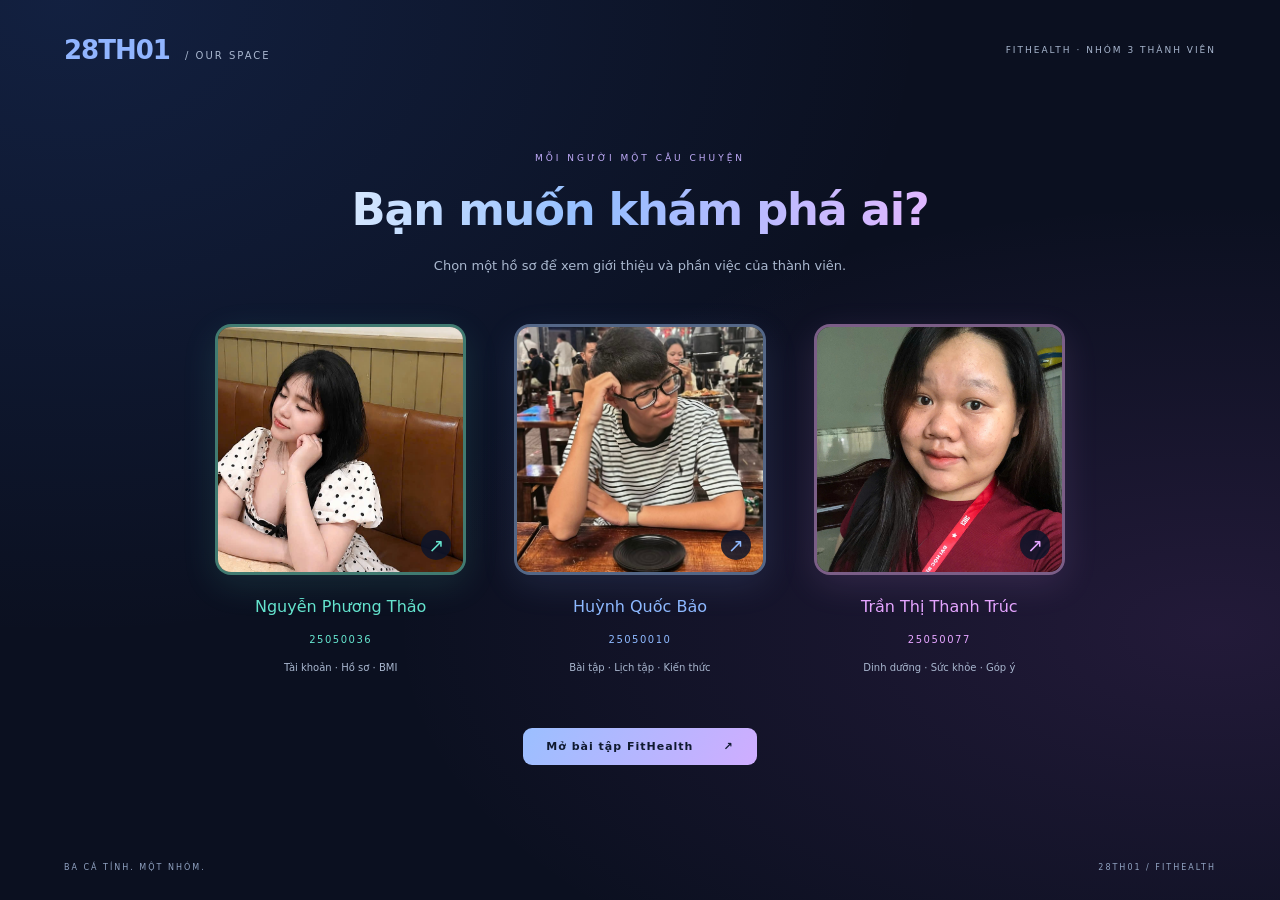
<file: index.html>
<!doctype html><html lang="vi"><head><meta charset="utf-8"><meta name="viewport" content="width=device-width,initial-scale=1"><meta name="description" content="Chọn hồ sơ thành viên nhóm 28TH01: Nguyễn Phương Thảo, Huỳnh Quốc Bảo, Trần Thị Thanh Trúc."><title>28TH01 — Chọn hồ sơ</title><link rel="stylesheet" href="chooser.css"></head><body><header><a class="brand" href="index.html">28TH01<span> / OUR SPACE</span></a><span class="project">FITHEALTH · NHÓM 3 THÀNH VIÊN</span></header><main><div class="intro"><p class="eyebrow">MỖI NGƯỜI MỘT CÂU CHUYỆN</p><h1>Bạn muốn khám phá ai?</h1><p>Chọn một hồ sơ để xem giới thiệu và phần việc của thành viên.</p></div><div class="profiles"><a class="profile" href="profiles/thao/index.html"><div class="avatar thao"><img src="profiles/thao/phuong-thao.png" alt="Nguyễn Phương Thảo" width="941" height="1672"><span class="enter" aria-hidden="true">↗</span></div><h2>Nguyễn Phương Thảo</h2><span class="student">25050036</span><p>Tài khoản · Hồ sơ · BMI</p></a><a class="profile" href="profiles/bao/index.html"><div class="avatar bao"><img src="profiles/bao/quoc-bao.png" alt="Huỳnh Quốc Bảo" width="1182" height="2047"><span class="enter" aria-hidden="true">↗</span></div><h2>Huỳnh Quốc Bảo</h2><span class="student">25050010</span><p>Bài tập · Lịch tập · Kiến thức</p></a><a class="profile" href="profiles/truc/index.html"><div class="avatar truc"><img src="profiles/truc/thanh-truc.png" alt="Trần Thị Thanh Trúc" width="1924" height="2560"><span class="enter" aria-hidden="true">↗</span></div><h2>Trần Thị Thanh Trúc</h2><span class="student">25050077</span><p>Dinh dưỡng · Sức khỏe · Góp ý</p></a></div><a class="exercise" href="profiles/thao/FitHealth/index.html#/">Mở bài tập FitHealth <span>↗</span></a></main><footer><span>BA CÁ TÍNH. MỘT NHÓM.</span><span>28TH01 / FITHEALTH</span></footer></body></html>
</file>
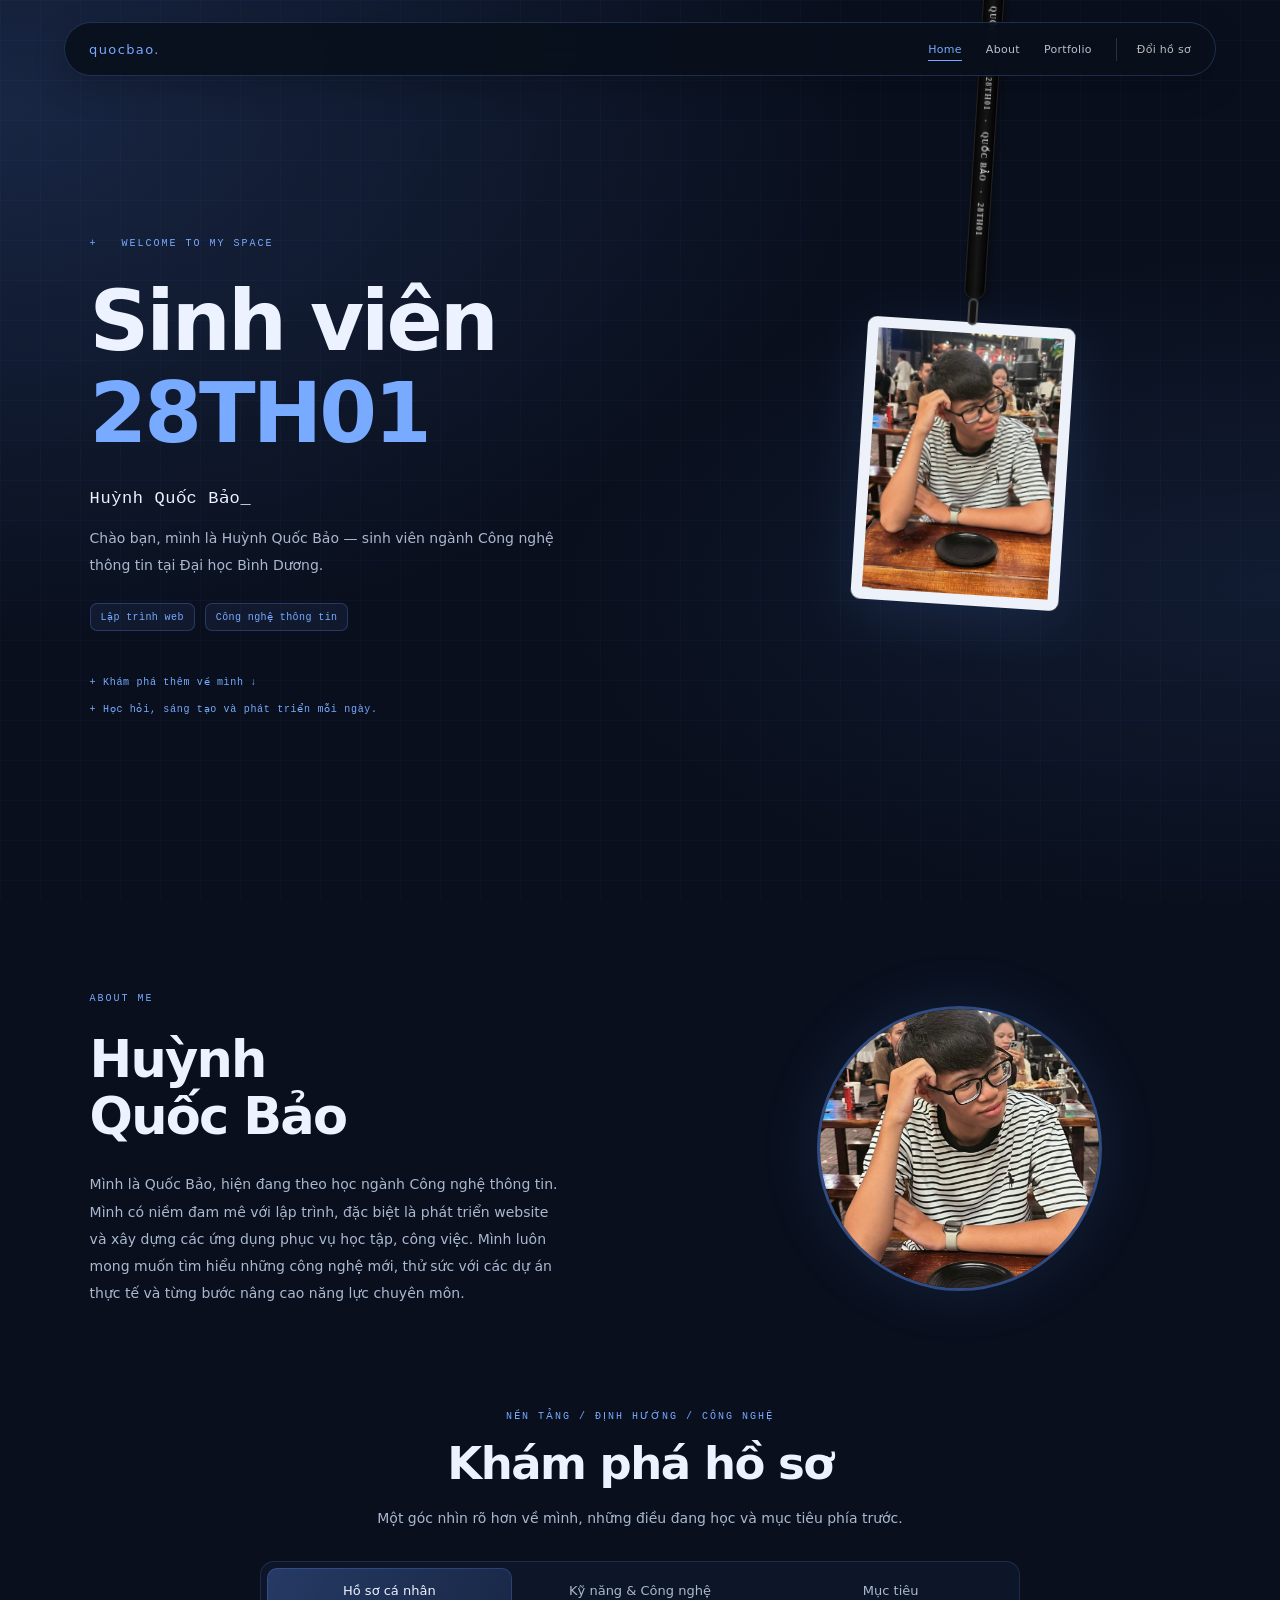
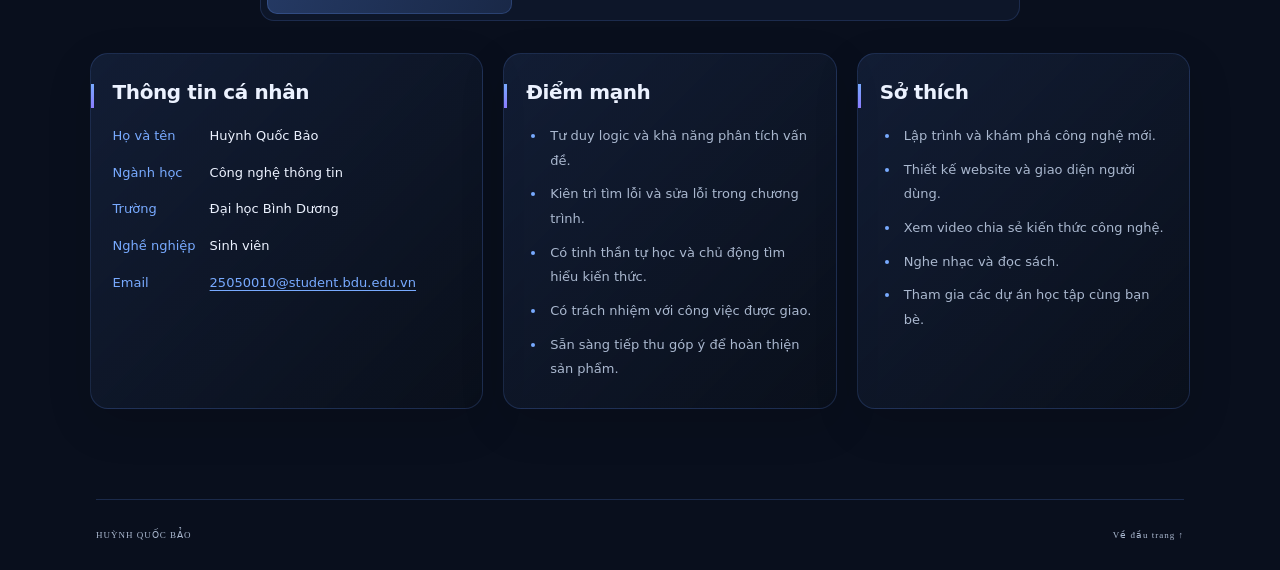
<file: profiles/bao/index.html>
<!doctype html><html lang="vi"><head><meta charset="utf-8"><meta name="viewport" content="width=device-width,initial-scale=1"><title>Huỳnh Quốc Bảo — Sinh viên</title><meta name="description" content="Huỳnh Quốc Bảo · MSSV 25050010 · Lớp 28TH01"><link rel="stylesheet" href="style.css?v=video-2-quoc-bao-1"><style>@keyframes entrance-drop{0%{top:-105vh;animation-timing-function:cubic-bezier(.55,.02,.85,.55)}48%{top:calc(var(--rest-top,-30px) + 14px);animation-timing-function:cubic-bezier(.2,.7,.35,1)}65%{top:calc(var(--rest-top,-30px) - 7px);animation-timing-function:ease-in-out}80%{top:calc(var(--rest-top,-30px) + 3px);animation-timing-function:ease-in-out}92%{top:calc(var(--rest-top,-30px) - 1px);animation-timing-function:ease-out}100%{top:var(--rest-top,-30px)}}.pendulum{animation:entrance-drop 1.65s both!important}@media(max-width:580px){.pendulum{--rest-top:0px}}</style><link rel="stylesheet" href="../../refresh.css"></head><body class="theme-bao">
<header><a class="brand" href="#home">quocbao.</a><nav aria-label="Điều hướng"><a href="#home" class="active">Home</a><a href="#about">About</a><a href="#portfolio">Portfolio</a><a href="../../index.html" class="switch-profile">Đổi hồ sơ</a></nav></header>
<main><section id="home" class="hero"><div class="hero-copy"><p class="eyebrow">+ &nbsp; WELCOME TO MY SPACE</p><h1>Sinh viên<span>28TH01</span></h1><p class="subtitle">Huỳnh Quốc Bảo<span class="cursor">_</span></p><p class="description">Chào bạn, mình là Huỳnh Quốc Bảo — sinh viên ngành Công nghệ thông tin tại Đại học Bình Dương.</p><div class="chips"><span>Lập trình web</span><span>Công nghệ thông tin</span></div><a class="explore" href="#about">+ Khám phá thêm về mình ↓</a><p class="micro">+ Học hỏi, sáng tạo và phát triển mỗi ngày.</p></div>
<div class="hanging-area"><div class="pendulum" id="pendulum"><div class="strap" aria-hidden="true"><span>QUỐC BẢO &nbsp; · &nbsp; 28TH01 &nbsp; · &nbsp; QUỐC BẢO &nbsp; · &nbsp; 28TH01</span></div><div class="clip" aria-hidden="true"></div><button class="photo-card" id="photo-card" aria-label="Ảnh Huỳnh Quốc Bảo. Ảnh tự thả xuống khi mở trang. Dùng phím mũi tên hoặc kéo thả để đu đưa."><img src="quoc-bao.png" alt="Huỳnh Quốc Bảo" width="1182" height="2047" draggable="false"></button></div></div></section>
<section id="about"><div class="about-grid"><div class="about-copy"><p class="eyebrow">ABOUT ME</p><h2>Huỳnh<br>Quốc Bảo</h2><p class="description">Mình là Quốc Bảo, hiện đang theo học ngành Công nghệ thông tin. Mình có niềm đam mê với lập trình, đặc biệt là phát triển website và xây dựng các ứng dụng phục vụ học tập, công việc. Mình luôn mong muốn tìm hiểu những công nghệ mới, thử sức với các dự án thực tế và từng bước nâng cao năng lực chuyên môn.</p></div><div class="about-portrait"><img src="quoc-bao.png" alt="Ảnh chân dung Quốc Bảo" width="1182" height="2047" loading="lazy"></div></div>
<div id="portfolio" class="portfolio-section"><p class="eyebrow">NỀN TẢNG / ĐỊNH HƯỚNG / CÔNG NGHỆ</p><h2>Khám phá hồ sơ</h2><p class="section-intro">Một góc nhìn rõ hơn về mình, những điều đang học và mục tiêu phía trước.</p><div class="tab-list" role="tablist" aria-label="Nội dung hồ sơ"><button role="tab" id="tab-bio" aria-controls="panel-bio" aria-selected="true" tabindex="0">Hồ sơ cá nhân</button><button role="tab" id="tab-skills" aria-controls="panel-skills" aria-selected="false" tabindex="-1">Kỹ năng & Công nghệ</button><button role="tab" id="tab-goals" aria-controls="panel-goals" aria-selected="false" tabindex="-1">Mục tiêu</button></div><div role="tabpanel" id="panel-bio" aria-labelledby="tab-bio"><div class="profile-details bio-grid"><article><h3>Thông tin cá nhân</h3><dl><dt>Họ và tên</dt><dd>Huỳnh Quốc Bảo</dd><dt>Ngành học</dt><dd>Công nghệ thông tin</dd><dt>Trường</dt><dd>Đại học Bình Dương</dd><dt>Nghề nghiệp</dt><dd>Sinh viên</dd><dt>Email</dt><dd><a href="mailto:25050010@student.bdu.edu.vn">25050010@student.bdu.edu.vn</a></dd></dl></article><article><h3>Điểm mạnh</h3><ul><li>Tư duy logic v&#224; khả năng ph&#226;n t&#237;ch vấn đề.</li><li>Ki&#234;n tr&#236; t&#236;m lỗi v&#224; sửa lỗi trong chương tr&#236;nh.</li><li>C&#243; tinh thần tự học v&#224; chủ động t&#236;m hiểu kiến thức.</li><li>C&#243; tr&#225;ch nhiệm với c&#244;ng việc được giao.</li><li>Sẵn s&#224;ng tiếp thu g&#243;p &#253; để ho&#224;n thiện sản phẩm.</li></ul></article><article><h3>Sở th&#237;ch</h3><ul><li>Lập tr&#236;nh v&#224; kh&#225;m ph&#225; c&#244;ng nghệ mới.</li><li>Thiết kế website v&#224; giao diện người d&#249;ng.</li><li>Xem video chia sẻ kiến thức c&#244;ng nghệ.</li><li>Nghe nhạc v&#224; đọc s&#225;ch.</li><li>Tham gia c&#225;c dự &#225;n học tập c&#249;ng bạn b&#232;.</li></ul></article></div></div><div role="tabpanel" id="panel-skills" aria-labelledby="tab-skills" hidden><div class="technology"><h3>Không gian công nghệ</h3><p>Các ngôn ngữ và công nghệ trong hành trình khám phá lập trình.</p><div class="tech-grid"><div class="tech-card"><img src="../../icons/cpp.svg" alt="" width="54" height="54"><span>C++</span></div><div class="tech-card"><img src="../../icons/java.svg" alt="" width="54" height="54"><span>Java</span></div><div class="tech-card"><img src="../../icons/html.svg" alt="" width="54" height="54"><span>HTML5</span></div><div class="tech-card"><img src="../../icons/css.svg" alt="" width="54" height="54"><span>CSS3</span></div><div class="tech-card"><img src="../../icons/js.svg" alt="" width="54" height="54"><span>JavaScript</span></div><div class="tech-card"><img src="../../icons/python.svg" alt="" width="54" height="54"><span>Python</span></div></div></div><div class="profile-details skills-grid"><article><h3>Kỹ năng chuy&#234;n m&#244;n</h3><ul><li>HTML: X&#226;y dựng cấu tr&#250;c trang web, tạo ti&#234;u đề, đoạn văn, bảng, biểu mẫu v&#224; li&#234;n kết.</li><li>CSS: Thiết kế giao diện, phối m&#224;u, bố cục trang web v&#224; tạo hiệu ứng chuyển động.</li><li>JavaScript: T&#236;m hiểu c&#225;ch xử l&#253; sự kiện, kiểm tra dữ liệu nhập v&#224; tạo tương t&#225;c tr&#234;n website.</li><li>C++: Nắm kiến thức cơ bản về biến, v&#242;ng lặp, điều kiện, h&#224;m v&#224; mảng.</li><li>Git v&#224; GitHub: L&#224;m quen với quản l&#253; m&#227; nguồn v&#224; lưu trữ c&#225;c dự &#225;n c&#225; nh&#226;n.</li></ul></article></div></div><div role="tabpanel" id="panel-goals" aria-labelledby="tab-goals" hidden><div class="profile-details goals-grid"><article><h3>Mục ti&#234;u tương lai</h3><p>M&#236;nh mong muốn trở th&#224;nh lập tr&#236;nh vi&#234;n web chuy&#234;n nghiệp, c&#243; thể x&#226;y dựng những website đẹp, dễ sử dụng v&#224; hoạt động ổn định. Trong qu&#225; tr&#236;nh học, m&#236;nh sẽ tiếp tục r&#232;n luyện kỹ năng lập tr&#236;nh, n&#226;ng cao tiếng Anh chuy&#234;n ng&#224;nh v&#224; t&#237;ch lũy kinh nghiệm th&#244;ng qua c&#225;c dự &#225;n thực tế.</p></article></div></div></div></section></main><footer><span>HUỲNH QUỐC BẢO</span><a href="#home">Về đầu trang ↑</a></footer><script defer src="app.js?v=quoc-bao-1"></script><script src="../../refresh.js" defer></script></body></html>
</file>
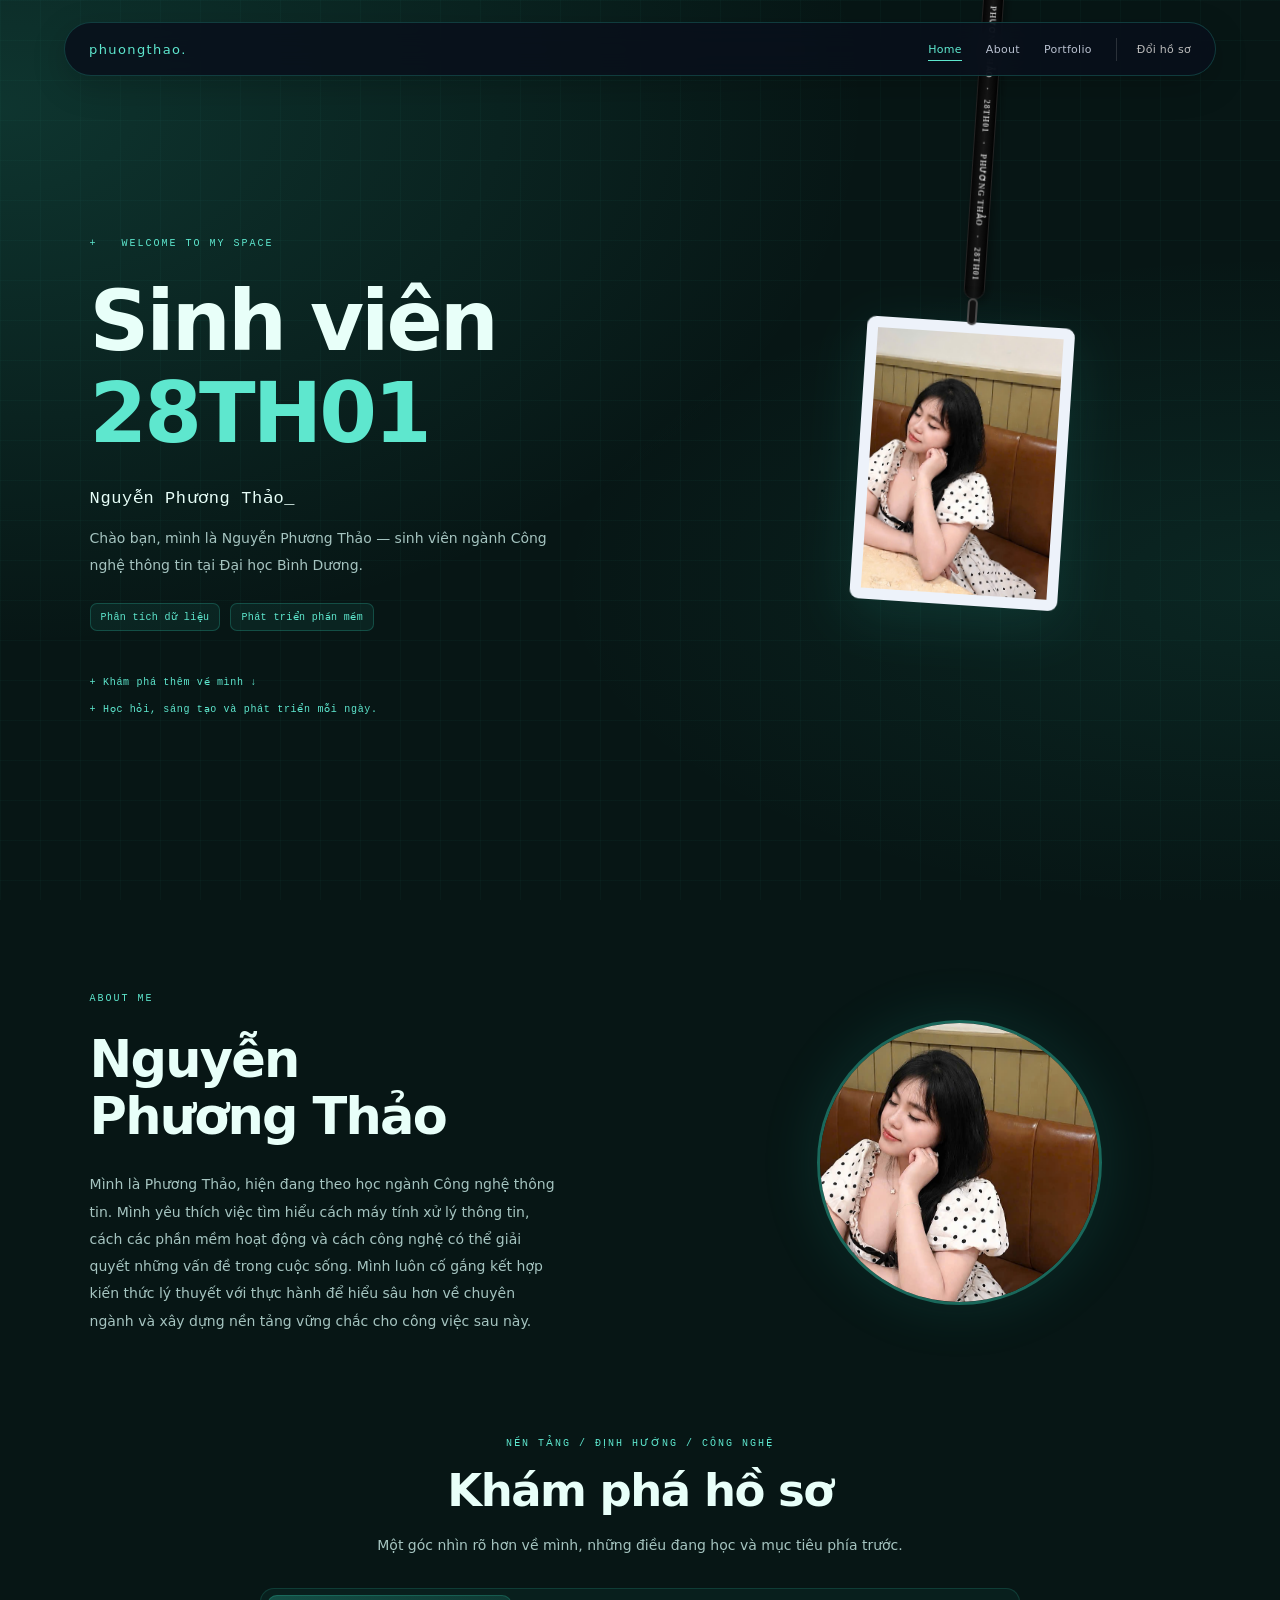
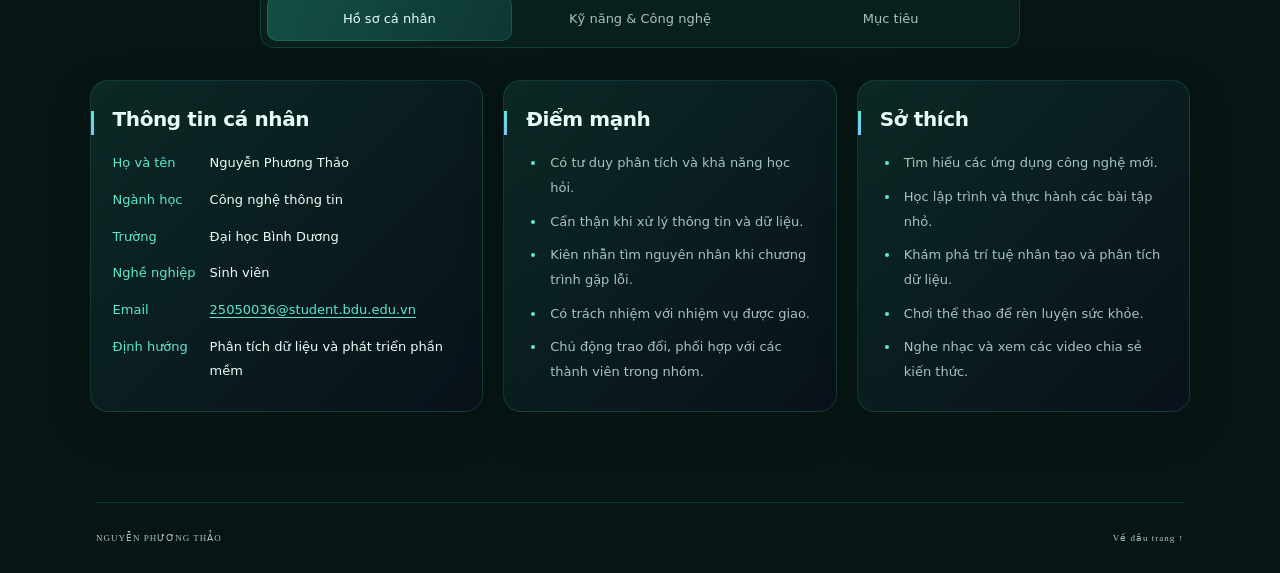
<file: profiles/thao/index.html>
<!doctype html><html lang="vi"><head><meta charset="utf-8"><meta name="viewport" content="width=device-width,initial-scale=1"><title>Nguyễn Phương Thảo — Sinh viên</title><meta name="description" content="Nguyễn Phương Thảo · MSSV 25050036 · Lớp 28TH01"><link rel="stylesheet" href="style.css?v=video-2-assignment-dialog-8"><style>@keyframes entrance-drop{0%{top:-105vh;animation-timing-function:cubic-bezier(.55,.02,.85,.55)}48%{top:calc(var(--rest-top,-30px) + 14px);animation-timing-function:cubic-bezier(.2,.7,.35,1)}65%{top:calc(var(--rest-top,-30px) - 7px);animation-timing-function:ease-in-out}80%{top:calc(var(--rest-top,-30px) + 3px);animation-timing-function:ease-in-out}92%{top:calc(var(--rest-top,-30px) - 1px);animation-timing-function:ease-out}100%{top:var(--rest-top,-30px)}}.pendulum{animation:entrance-drop 1.65s both!important}@media(max-width:580px){.pendulum{--rest-top:0px}}</style><link rel="stylesheet" href="../../refresh.css"></head><body class="theme-thao">
<header><a class="brand" href="#home">phuongthao.</a><nav aria-label="Điều hướng"><a href="#home" class="active">Home</a><a href="#about">About</a><a href="#portfolio">Portfolio</a><a href="../../index.html" class="switch-profile">Đổi hồ sơ</a></nav></header>
<main><section id="home" class="hero"><div class="hero-copy"><p class="eyebrow">+ &nbsp; WELCOME TO MY SPACE</p><h1>Sinh viên<span>28TH01</span></h1><p class="subtitle">Nguyễn Phương Thảo<span class="cursor">_</span></p><p class="description">Chào bạn, mình là Nguyễn Phương Thảo — sinh viên ngành Công nghệ thông tin tại Đại học Bình Dương.</p><div class="chips"><span>Phân tích dữ liệu</span><span>Phát triển phần mềm</span></div><a class="explore" href="#about">+ Khám phá thêm về mình ↓</a><p class="micro">+ Học hỏi, sáng tạo và phát triển mỗi ngày.</p></div>
<div class="hanging-area"><div class="pendulum" id="pendulum"><div class="strap" aria-hidden="true"><span>PHƯƠNG THẢO &nbsp; · &nbsp; 28TH01 &nbsp; · &nbsp; PHƯƠNG THẢO &nbsp; · &nbsp; 28TH01</span></div><div class="clip" aria-hidden="true"></div><button class="photo-card" id="photo-card" aria-label="Ảnh Nguyễn Phương Thảo. Bấm để thả ảnh từ trên xuống. Dùng phím mũi tên hoặc kéo thả để đu đưa."><img src="phuong-thao.png" alt="Nguyễn Phương Thảo" width="941" height="1672" draggable="false"></button></div></div></section>
<section id="about"><div class="about-grid"><div class="about-copy"><p class="eyebrow">ABOUT ME</p><h2>Nguyễn<br>Phương Thảo</h2><p class="description">Mình là Phương Thảo, hiện đang theo học ngành Công nghệ thông tin. Mình yêu thích việc tìm hiểu cách máy tính xử lý thông tin, cách các phần mềm hoạt động và cách công nghệ có thể giải quyết những vấn đề trong cuộc sống. Mình luôn cố gắng kết hợp kiến thức lý thuyết với thực hành để hiểu sâu hơn về chuyên ngành và xây dựng nền tảng vững chắc cho công việc sau này.</p></div><div class="about-portrait"><img src="phuong-thao.png" alt="Ảnh chân dung Phương Thảo" width="941" height="1672" loading="lazy"></div></div>
<div id="portfolio" class="portfolio-section"><p class="eyebrow">NỀN TẢNG / ĐỊNH HƯỚNG / CÔNG NGHỆ</p><h2>Khám phá hồ sơ</h2><p class="section-intro">Một góc nhìn rõ hơn về mình, những điều đang học và mục tiêu phía trước.</p><div class="tab-list" role="tablist" aria-label="Nội dung hồ sơ"><button role="tab" id="tab-bio" aria-controls="panel-bio" aria-selected="true" tabindex="0">Hồ sơ cá nhân</button><button role="tab" id="tab-skills" aria-controls="panel-skills" aria-selected="false" tabindex="-1">Kỹ năng & Công nghệ</button><button role="tab" id="tab-goals" aria-controls="panel-goals" aria-selected="false" tabindex="-1">Mục tiêu</button></div><div role="tabpanel" id="panel-bio" aria-labelledby="tab-bio"><div class="profile-details bio-grid"><article><h3>Thông tin cá nhân</h3><dl><dt>Họ và tên</dt><dd>Nguyễn Phương Thảo</dd><dt>Ngành học</dt><dd>Công nghệ thông tin</dd><dt>Trường</dt><dd>Đại học Bình Dương</dd><dt>Nghề nghiệp</dt><dd>Sinh viên</dd><dt>Email</dt><dd><a href="mailto:25050036@student.bdu.edu.vn">25050036@student.bdu.edu.vn</a></dd><dt>Định hướng</dt><dd>Phân tích dữ liệu và phát triển phần mềm</dd></dl></article><article><h3>Điểm mạnh</h3><ul><li>C&#243; tư duy ph&#226;n t&#237;ch v&#224; khả năng học hỏi.</li><li>Cẩn thận khi xử l&#253; th&#244;ng tin v&#224; dữ liệu.</li><li>Ki&#234;n nhẫn t&#236;m nguy&#234;n nh&#226;n khi chương tr&#236;nh gặp lỗi.</li><li>C&#243; tr&#225;ch nhiệm với nhiệm vụ được giao.</li><li>Chủ động trao đổi, phối hợp với c&#225;c th&#224;nh vi&#234;n trong nh&#243;m.</li></ul></article><article><h3>Sở th&#237;ch</h3><ul><li>T&#236;m hiểu c&#225;c ứng dụng c&#244;ng nghệ mới.</li><li>Học lập tr&#236;nh v&#224; thực h&#224;nh c&#225;c b&#224;i tập nhỏ.</li><li>Kh&#225;m ph&#225; tr&#237; tuệ nh&#226;n tạo v&#224; ph&#226;n t&#237;ch dữ liệu.</li><li>Chơi thể thao để r&#232;n luyện sức khỏe.</li><li>Nghe nhạc v&#224; xem c&#225;c video chia sẻ kiến thức.</li></ul></article></div></div><div role="tabpanel" id="panel-skills" aria-labelledby="tab-skills" hidden><div class="technology"><h3>Không gian công nghệ</h3><p>Các ngôn ngữ và công nghệ trong hành trình khám phá lập trình.</p><div class="tech-grid"><div class="tech-card"><img src="../../icons/cpp.svg" alt="" width="54" height="54"><span>C++</span></div><div class="tech-card"><img src="../../icons/java.svg" alt="" width="54" height="54"><span>Java</span></div><div class="tech-card"><img src="../../icons/html.svg" alt="" width="54" height="54"><span>HTML5</span></div><div class="tech-card"><img src="../../icons/css.svg" alt="" width="54" height="54"><span>CSS3</span></div><div class="tech-card"><img src="../../icons/js.svg" alt="" width="54" height="54"><span>JavaScript</span></div><div class="tech-card"><img src="../../icons/python.svg" alt="" width="54" height="54"><span>Python</span></div></div></div><div class="profile-details skills-grid"><article><h3>Kỹ năng chuy&#234;n m&#244;n</h3><ul><li>Python: Nắm kiến thức cơ bản về biến, kiểu dữ liệu, c&#226;u lệnh điều kiện, v&#242;ng lặp, h&#224;m v&#224; xử l&#253; dữ liệu đơn giản.</li><li>C++: C&#243; khả năng viết chương tr&#236;nh cơ bản, sử dụng mảng, h&#224;m v&#224; c&#225;c cấu tr&#250;c điều khiển.</li><li>HTML v&#224; CSS: X&#226;y dựng trang web giới thiệu, tr&#236;nh b&#224;y th&#244;ng tin v&#224; thiết kế bố cục giao diện.</li><li>Cơ sở dữ liệu: T&#236;m hiểu bảng dữ liệu, kh&#243;a ch&#237;nh, kh&#243;a ngoại v&#224; c&#225;c c&#226;u lệnh SQL cơ bản.</li><li>Ph&#226;n t&#237;ch vấn đề: Biết chia một vấn đề th&#224;nh c&#225;c bước nhỏ để t&#236;m hướng giải quyết.</li><li>Tin học văn ph&#242;ng: Sử dụng c&#225;c c&#244;ng cụ soạn thảo văn bản, bảng t&#237;nh v&#224; tr&#236;nh chiếu phục vụ học tập.</li></ul></article></div></div><div role="tabpanel" id="panel-goals" aria-labelledby="tab-goals" hidden><div class="profile-details goals-grid"><article><h3>Mục ti&#234;u học tập</h3><p>Trong thời gian học đại học, m&#236;nh muốn củng cố kiến thức lập tr&#236;nh, n&#226;ng cao khả năng sử dụng cơ sở dữ liệu v&#224; l&#224;m quen với c&#225;c c&#244;ng cụ ph&#226;n t&#237;ch dữ liệu. M&#236;nh cũng đặt mục ti&#234;u ho&#224;n th&#224;nh nhiều dự &#225;n thực h&#224;nh để n&#226;ng cao kỹ năng giải quyết vấn đề.</p></article><article><h3>Mục ti&#234;u nghề nghiệp</h3><p>Trong tương lai, m&#236;nh mong muốn trở th&#224;nh một nh&#226;n vi&#234;n c&#244;ng nghệ th&#244;ng tin c&#243; chuy&#234;n m&#244;n tốt, c&#243; thể tham gia ph&#225;t triển phần mềm hoặc l&#224;m việc với dữ liệu. M&#236;nh sẽ tiếp tục học hỏi, r&#232;n luyện tiếng Anh chuy&#234;n ng&#224;nh v&#224; cập nhật kiến thức để th&#237;ch nghi với sự ph&#225;t triển của c&#244;ng nghệ.</p></article></div></div></div></section></main><footer><span>NGUYỄN PHƯƠNG THẢO</span><a href="#home">Về đầu trang ↑</a></footer><script defer src="app.js?v=assignment-dialog-8"></script><script src="../../refresh.js" defer></script></body></html>
</file>
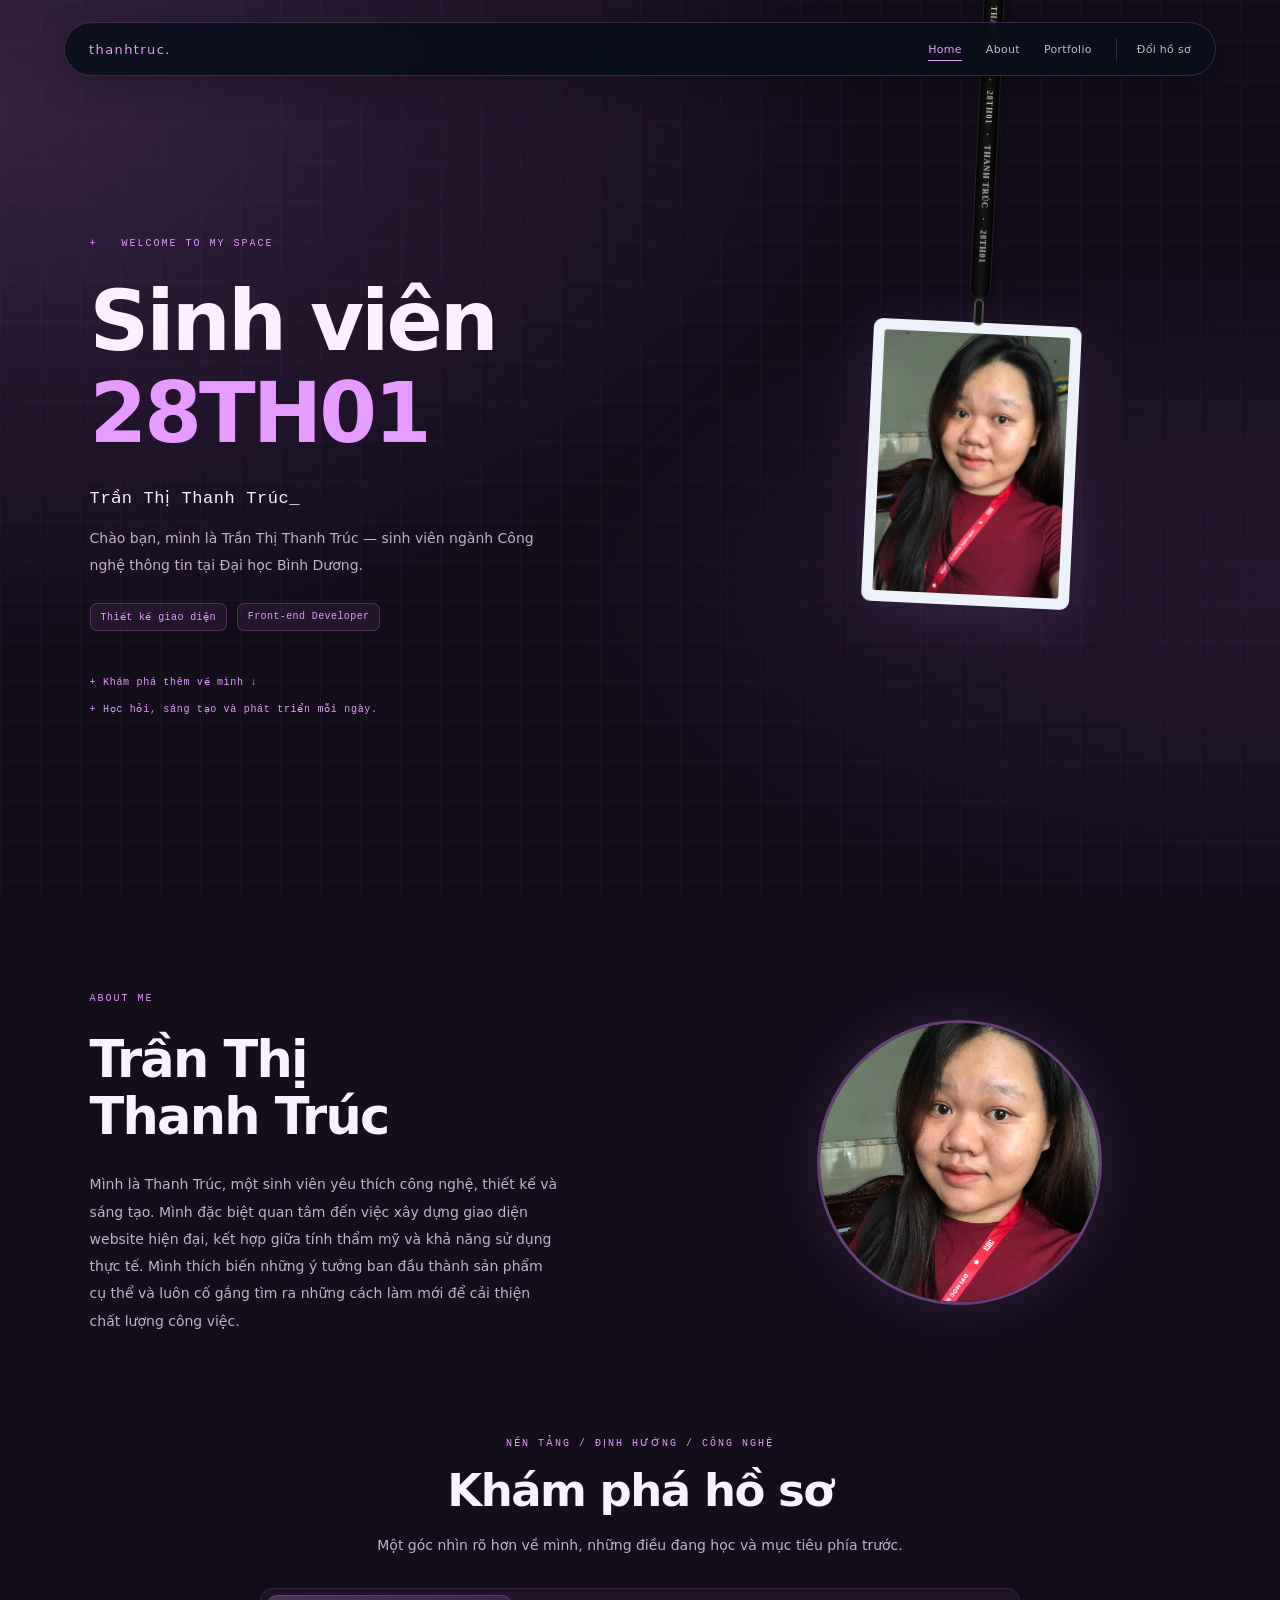
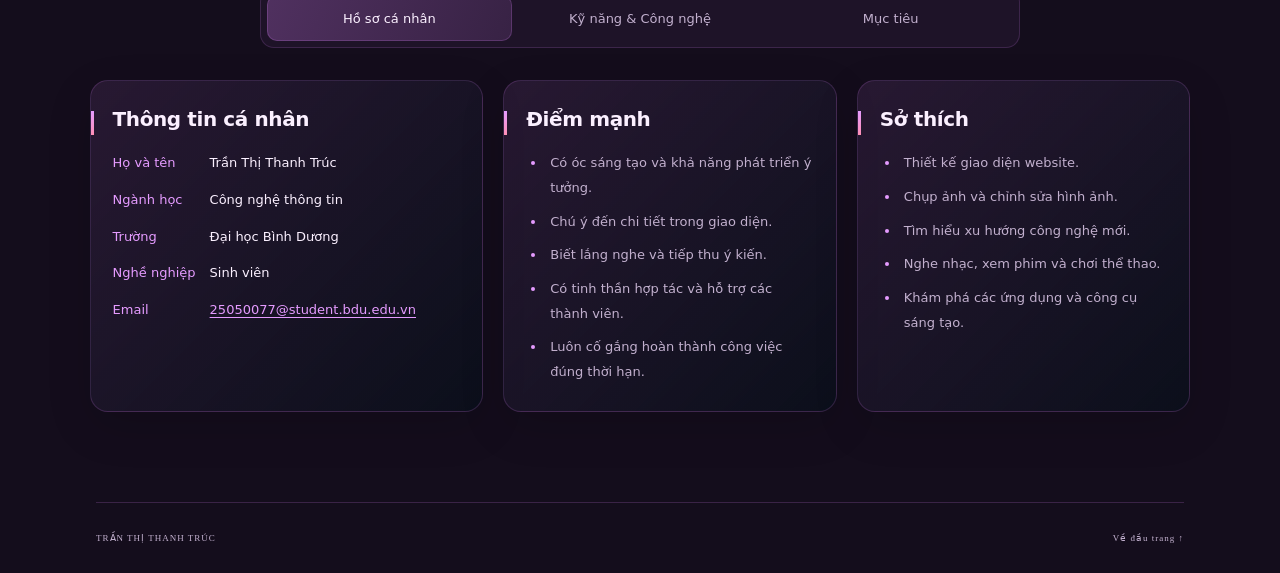
<file: profiles/truc/index.html>
<!doctype html><html lang="vi"><head><meta charset="utf-8"><meta name="viewport" content="width=device-width,initial-scale=1"><title>Trần Thị Thanh Trúc — Sinh viên</title><meta name="description" content="Trần Thị Thanh Trúc · MSSV 25050077 · Lớp 28TH01"><link rel="stylesheet" href="style.css?v=video-2-thanh-truc-1"><style>@keyframes entrance-drop{0%{top:-105vh;animation-timing-function:cubic-bezier(.55,.02,.85,.55)}48%{top:calc(var(--rest-top,-30px) + 14px);animation-timing-function:cubic-bezier(.2,.7,.35,1)}65%{top:calc(var(--rest-top,-30px) - 7px);animation-timing-function:ease-in-out}80%{top:calc(var(--rest-top,-30px) + 3px);animation-timing-function:ease-in-out}92%{top:calc(var(--rest-top,-30px) - 1px);animation-timing-function:ease-out}100%{top:var(--rest-top,-30px)}}.pendulum{animation:entrance-drop 1.65s both!important}@media(max-width:580px){.pendulum{--rest-top:0px}}</style><link rel="stylesheet" href="../../refresh.css"></head><body class="theme-truc">
<header><a class="brand" href="#home">thanhtruc.</a><nav aria-label="Điều hướng"><a href="#home" class="active">Home</a><a href="#about">About</a><a href="#portfolio">Portfolio</a><a href="../../index.html" class="switch-profile">Đổi hồ sơ</a></nav></header>
<main><section id="home" class="hero"><div class="hero-copy"><p class="eyebrow">+ &nbsp; WELCOME TO MY SPACE</p><h1>Sinh viên<span>28TH01</span></h1><p class="subtitle">Trần Thị Thanh Trúc<span class="cursor">_</span></p><p class="description">Chào bạn, mình là Trần Thị Thanh Trúc — sinh viên ngành Công nghệ thông tin tại Đại học Bình Dương.</p><div class="chips"><span>Thiết kế giao diện</span><span>Front-end Developer</span></div><a class="explore" href="#about">+ Khám phá thêm về mình ↓</a><p class="micro">+ Học hỏi, sáng tạo và phát triển mỗi ngày.</p></div>
<div class="hanging-area"><div class="pendulum" id="pendulum"><div class="strap" aria-hidden="true"><span>THANH TRÚC &nbsp; · &nbsp; 28TH01 &nbsp; · &nbsp; THANH TRÚC &nbsp; · &nbsp; 28TH01</span></div><div class="clip" aria-hidden="true"></div><button class="photo-card" id="photo-card" aria-label="Ảnh Trần Thị Thanh Trúc. Ảnh tự thả xuống khi mở trang. Dùng phím mũi tên hoặc kéo thả để đu đưa."><img src="thanh-truc.png" alt="Trần Thị Thanh Trúc" width="1924" height="2560" draggable="false"></button></div></div></section>
<section id="about"><div class="about-grid"><div class="about-copy"><p class="eyebrow">ABOUT ME</p><h2>Trần Thị<br>Thanh Trúc</h2><p class="description">Mình là Thanh Trúc, một sinh viên yêu thích công nghệ, thiết kế và sáng tạo. Mình đặc biệt quan tâm đến việc xây dựng giao diện website hiện đại, kết hợp giữa tính thẩm mỹ và khả năng sử dụng thực tế. Mình thích biến những ý tưởng ban đầu thành sản phẩm cụ thể và luôn cố gắng tìm ra những cách làm mới để cải thiện chất lượng công việc.</p></div><div class="about-portrait"><img src="thanh-truc.png" alt="Ảnh chân dung Thanh Trúc" width="1924" height="2560" loading="lazy"></div></div>
<div id="portfolio" class="portfolio-section"><p class="eyebrow">NỀN TẢNG / ĐỊNH HƯỚNG / CÔNG NGHỆ</p><h2>Khám phá hồ sơ</h2><p class="section-intro">Một góc nhìn rõ hơn về mình, những điều đang học và mục tiêu phía trước.</p><div class="tab-list" role="tablist" aria-label="Nội dung hồ sơ"><button role="tab" id="tab-bio" aria-controls="panel-bio" aria-selected="true" tabindex="0">Hồ sơ cá nhân</button><button role="tab" id="tab-skills" aria-controls="panel-skills" aria-selected="false" tabindex="-1">Kỹ năng & Công nghệ</button><button role="tab" id="tab-goals" aria-controls="panel-goals" aria-selected="false" tabindex="-1">Mục tiêu</button></div><div role="tabpanel" id="panel-bio" aria-labelledby="tab-bio"><div class="profile-details bio-grid"><article><h3>Thông tin cá nhân</h3><dl><dt>Họ và tên</dt><dd>Trần Thị Thanh Trúc</dd><dt>Ngành học</dt><dd>Công nghệ thông tin</dd><dt>Trường</dt><dd>Đại học Bình Dương</dd><dt>Nghề nghiệp</dt><dd>Sinh viên</dd><dt>Email</dt><dd><a href="mailto:25050077@student.bdu.edu.vn">25050077@student.bdu.edu.vn</a></dd></dl></article><article><h3>Điểm mạnh</h3><ul><li>C&#243; &#243;c s&#225;ng tạo v&#224; khả năng ph&#225;t triển &#253; tưởng.</li><li>Ch&#250; &#253; đến chi tiết trong giao diện.</li><li>Biết lắng nghe v&#224; tiếp thu &#253; kiến.</li><li>C&#243; tinh thần hợp t&#225;c v&#224; hỗ trợ c&#225;c th&#224;nh vi&#234;n.</li><li>Lu&#244;n cố gắng ho&#224;n th&#224;nh c&#244;ng việc đ&#250;ng thời hạn.</li></ul></article><article><h3>Sở th&#237;ch</h3><ul><li>Thiết kế giao diện website.</li><li>Chụp ảnh v&#224; chỉnh sửa h&#236;nh ảnh.</li><li>T&#236;m hiểu xu hướng c&#244;ng nghệ mới.</li><li>Nghe nhạc, xem phim v&#224; chơi thể thao.</li><li>Kh&#225;m ph&#225; c&#225;c ứng dụng v&#224; c&#244;ng cụ s&#225;ng tạo.</li></ul></article></div></div><div role="tabpanel" id="panel-skills" aria-labelledby="tab-skills" hidden><div class="technology"><h3>Không gian công nghệ</h3><p>Các ngôn ngữ và công nghệ trong hành trình khám phá lập trình.</p><div class="tech-grid"><div class="tech-card"><img src="../../icons/cpp.svg" alt="" width="54" height="54"><span>C++</span></div><div class="tech-card"><img src="../../icons/java.svg" alt="" width="54" height="54"><span>Java</span></div><div class="tech-card"><img src="../../icons/html.svg" alt="" width="54" height="54"><span>HTML5</span></div><div class="tech-card"><img src="../../icons/css.svg" alt="" width="54" height="54"><span>CSS3</span></div><div class="tech-card"><img src="../../icons/js.svg" alt="" width="54" height="54"><span>JavaScript</span></div><div class="tech-card"><img src="../../icons/python.svg" alt="" width="54" height="54"><span>Python</span></div></div></div><div class="profile-details skills-grid"><article><h3>Kỹ năng chuy&#234;n m&#244;n</h3><ul><li>HTML: X&#226;y dựng nội dung v&#224; bố cục cơ bản cho c&#225;c trang web.</li><li>CSS: Thiết kế m&#224;u sắc, kiểu chữ, thẻ nội dung, hiệu ứng hover v&#224; giao diện th&#237;ch ứng với điện thoại.</li><li>JavaScript: Tạo n&#250;t bấm tương t&#225;c, chuyển đổi nội dung v&#224; xử l&#253; c&#225;c thao t&#225;c cơ bản.</li><li>Thiết kế giao diện: Biết c&#225;ch lựa chọn m&#224;u sắc, sắp xếp th&#244;ng tin v&#224; tạo bố cục trực quan.</li><li>L&#224;m việc nh&#243;m: Trao đổi &#253; tưởng, ph&#226;n chia nhiệm vụ v&#224; phối hợp ho&#224;n thiện sản phẩm.</li></ul></article></div></div><div role="tabpanel" id="panel-goals" aria-labelledby="tab-goals" hidden><div class="profile-details goals-grid"><article><h3>Mục ti&#234;u tương lai</h3><p>M&#236;nh muốn ph&#225;t triển theo hướng Front-end Developer, kết hợp kiến thức lập tr&#236;nh với tư duy thiết kế để tạo ra những sản phẩm c&#243; giao diện đẹp v&#224; trải nghiệm tốt. M&#236;nh cũng mong muốn được tham gia c&#225;c dự &#225;n thực tế, l&#224;m việc với đội ngũ chuy&#234;n nghiệp v&#224; li&#234;n tục cập nhật kiến thức để ph&#225;t triển sự nghiệp l&#226;u d&#224;i.</p></article></div></div></div></section></main><footer><span>TRẦN THỊ THANH TRÚC</span><a href="#home">Về đầu trang ↑</a></footer><script defer src="app.js?v=thanh-truc-1"></script><script src="../../refresh.js" defer></script></body></html>
</file>
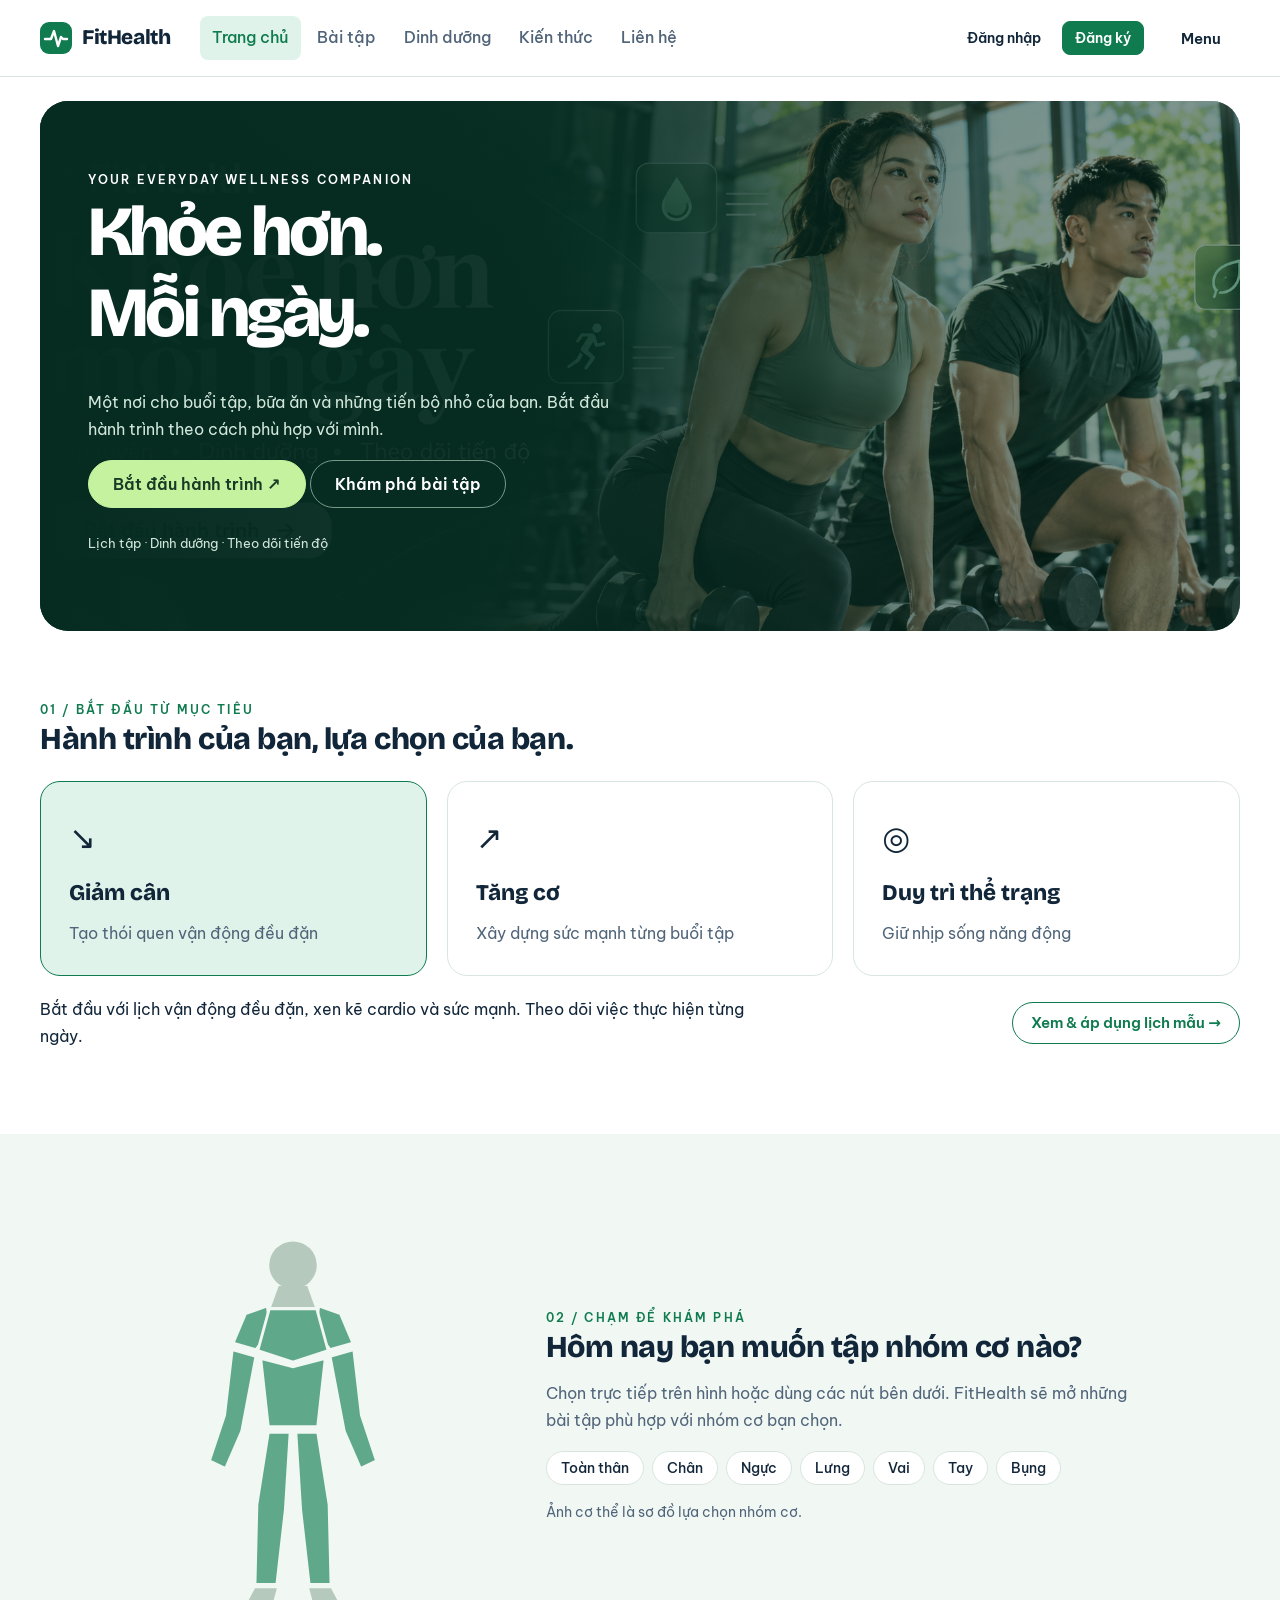
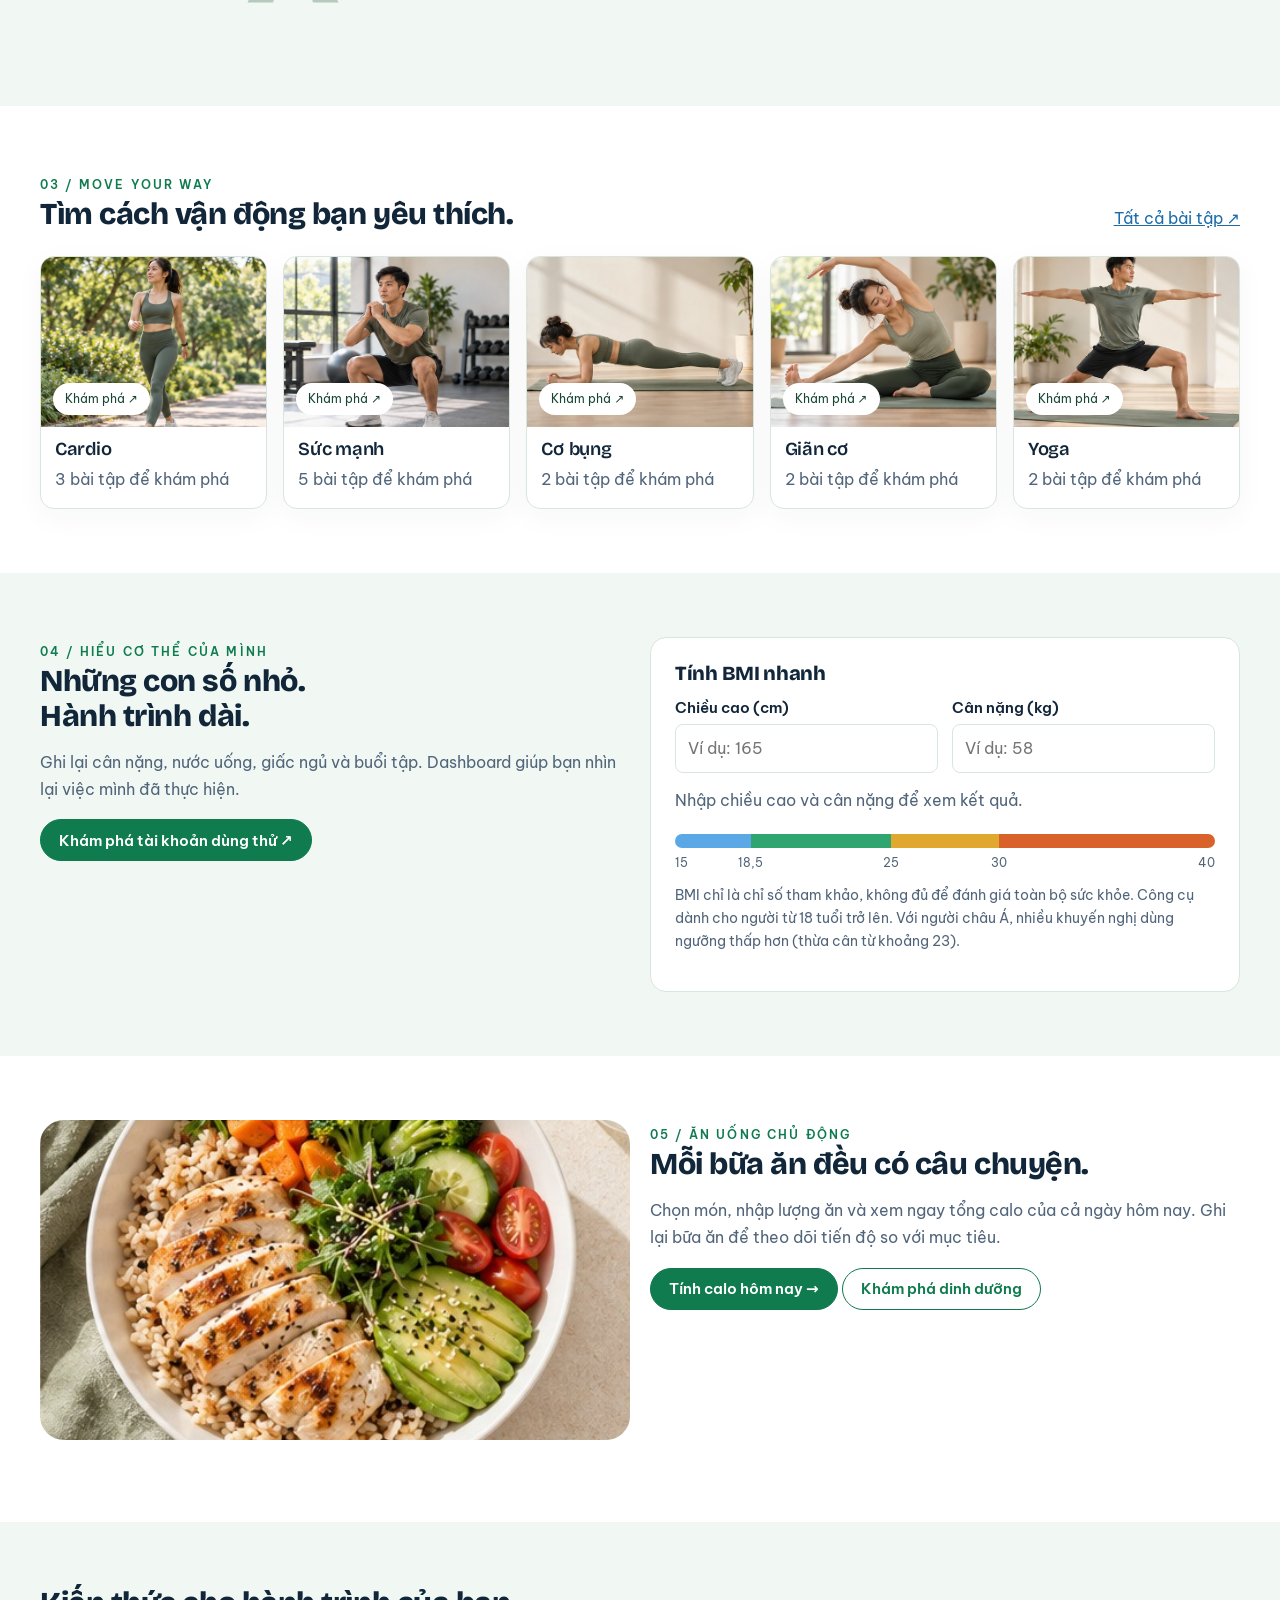
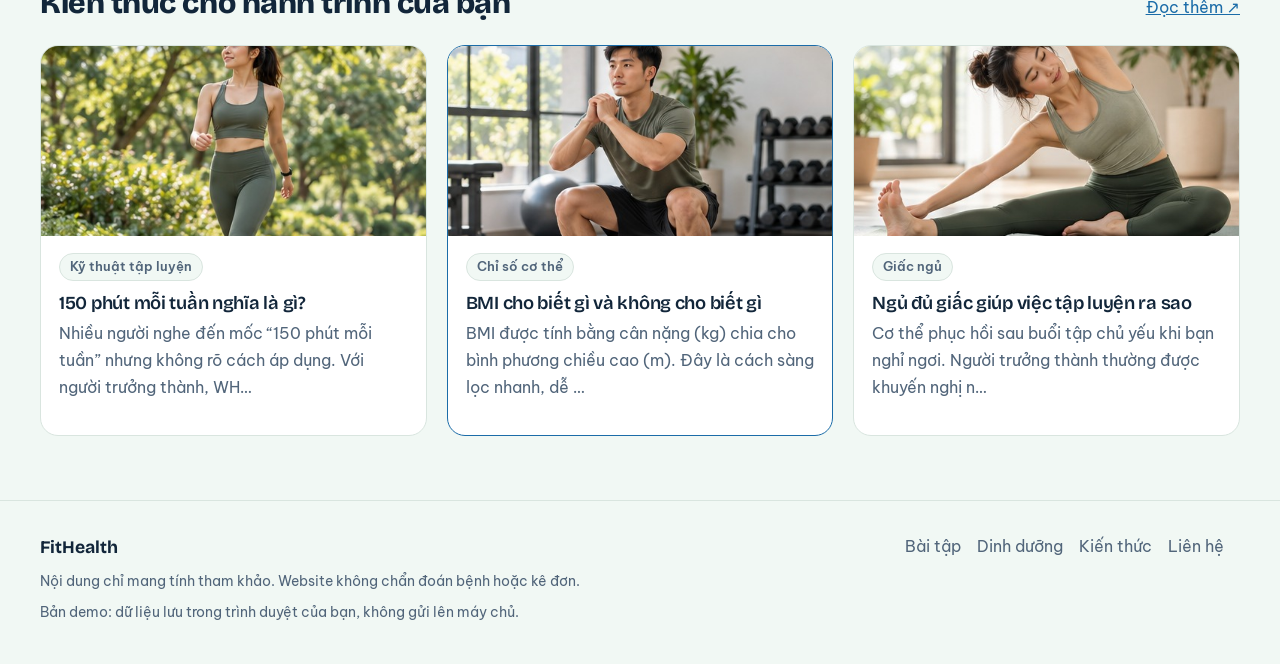
<file: profiles/bao/FitHealth/index.html>
<!DOCTYPE html>
<html lang="vi">
<head>
<meta charset="utf-8">
<meta name="viewport" content="width=device-width, initial-scale=1, viewport-fit=cover">
<title>FitHealth – Chăm sóc sức khỏe và thể hình</title>
<link rel="preconnect" href="https://fonts.googleapis.com">
<link rel="preconnect" href="https://fonts.gstatic.com" crossorigin>
<link href="https://fonts.googleapis.com/css2?family=Be+Vietnam+Pro:wght@400;500;600&family=Bricolage+Grotesque:opsz,wght@12..96,600;12..96,800&display=swap" rel="stylesheet">
<style>
:root{
  --bg:#ffffff; --bg2:#f1f8f4; --ink:#12263a; --ink2:#51657a; --line:#d9e5df;
  --green:#0f7b4f; --green-h:#0a6340; --on-green:#ffffff; --green-t:#e0f3ea;
  --blue:#1b6ca8; --blue-t:#e1eef9; --amber:#a86a0a; --amber-t:#fbf0d9;
  --red:#b3261e; --red-t:#fbe8e5; --focus:#1b6ca8;
  --f-body:"Be Vietnam Pro",system-ui,-apple-system,"Segoe UI",Roboto,Arial,sans-serif;
  --f-disp:"Bricolage Grotesque","Be Vietnam Pro",system-ui,-apple-system,"Segoe UI",Arial,sans-serif;
  box-sizing:border-box; padding-top:env(safe-area-inset-top,0px); padding-bottom:env(safe-area-inset-bottom,0px);
  color-scheme:light;
}
@media (prefers-color-scheme: dark){
  :root:not([data-theme="light"]){
    --bg:#0d1a22; --bg2:#122630; --ink:#e8f1ee; --ink2:#a3b6b2; --line:#27414b;
    --green:#3fc08a; --green-h:#66d4a5; --on-green:#06231a; --green-t:#133a2c;
    --blue:#62b0ec; --blue-t:#12324a; --amber:#e6b44f; --amber-t:#3a2d0f;
    --red:#f08a82; --red-t:#3e1b19; --focus:#62b0ec; color-scheme:dark;
  }
}
:root[data-theme="dark"]{
  --bg:#0d1a22; --bg2:#122630; --ink:#e8f1ee; --ink2:#a3b6b2; --line:#27414b;
  --green:#3fc08a; --green-h:#66d4a5; --on-green:#06231a; --green-t:#133a2c;
  --blue:#62b0ec; --blue-t:#12324a; --amber:#e6b44f; --amber-t:#3a2d0f;
  --red:#f08a82; --red-t:#3e1b19; --focus:#62b0ec; color-scheme:dark;
}
html{scroll-padding-top:calc(env(safe-area-inset-top,0px) + 72px)}
*,*::before,*::after{box-sizing:border-box}
body{margin:0;background:var(--bg);color:var(--ink);font-family:var(--f-body);font-size:16px;line-height:1.6;-webkit-text-size-adjust:100%}
h1,h2,h3{font-family:var(--f-disp);line-height:1.15;letter-spacing:-.015em;margin:0 0 .5em;font-weight:800}
h1{font-size:clamp(1.9rem,4.6vw,3.2rem);letter-spacing:-.025em}
h2{font-size:clamp(1.4rem,2.6vw,1.9rem)}
h3{font-size:1.15rem;font-weight:600}
p{margin:0 0 1em;max-width:68ch}
a{color:var(--blue)}
img,svg{max-width:100%}
.muted{color:var(--ink2)}
.wrap{max-width:1160px;margin:0 auto;padding:0 20px}
:focus-visible{outline:3px solid var(--focus);outline-offset:2px;border-radius:4px}
.skip{position:absolute;left:-999px;top:8px;background:var(--green);color:var(--on-green);padding:8px 14px;border-radius:8px;z-index:100}
.skip:focus{left:8px}

/* header */
.top{position:sticky;top:env(safe-area-inset-top,0px);z-index:30;background:var(--bg);border-bottom:1px solid var(--line)}
.top .wrap{display:flex;align-items:center;gap:18px;min-height:64px}
.logo{display:flex;align-items:center;gap:10px;text-decoration:none;color:var(--ink);font-family:var(--f-disp);font-weight:800;font-size:1.3rem;letter-spacing:-.02em}
.logo svg{width:32px;height:32px}
.nav{display:flex;gap:4px;margin-left:12px;flex:1}
.nav a{color:var(--ink2);text-decoration:none;padding:8px 12px;border-radius:8px;font-weight:500}
.nav a:hover{background:var(--bg2);color:var(--ink)}
.nav a[aria-current="page"]{color:var(--green);background:var(--green-t)}
.acts{display:flex;gap:8px;align-items:center}
.burger{display:none}
@media (max-width:860px){
  .burger{display:inline-flex;margin-left:auto}
  .nav,.acts{display:none}
  .top.open .wrap{flex-wrap:wrap;padding-bottom:12px}
  .top.open .nav{display:flex;flex-direction:column;width:100%;margin:0}
  .top.open .acts{display:flex;width:100%}
}

/* controls */
.btn{display:inline-flex;align-items:center;justify-content:center;gap:6px;border:1px solid var(--green);background:var(--green);color:var(--on-green);font:600 .95rem var(--f-body);padding:10px 18px;border-radius:10px;cursor:pointer;text-decoration:none;min-height:42px}
.btn:hover{background:var(--green-h);border-color:var(--green-h)}
.btn.sec{background:transparent;color:var(--green)}
.btn.sec:hover{background:var(--green-t)}
.btn.ghost{background:transparent;border-color:transparent;color:var(--ink)}
.btn.ghost:hover{background:var(--bg2)}
.btn.danger{background:transparent;border-color:var(--red);color:var(--red)}
.btn.danger:hover{background:var(--red-t)}
.btn.sm{padding:6px 12px;min-height:34px;font-size:.88rem;border-radius:8px}
.btn.lg{padding:13px 24px;font-size:1.02rem}
.btn[disabled]{opacity:.5;cursor:not-allowed}
.fld{display:flex;flex-direction:column;gap:4px;margin-bottom:14px}
.fld label{font-weight:600;font-size:.92rem}
.fld small{color:var(--ink2)}
input,select,textarea{font:inherit;color:var(--ink);background:var(--bg);border:1px solid var(--line);border-radius:8px;padding:10px 12px;min-height:42px;width:100%}
input:hover,select:hover,textarea:hover{border-color:var(--ink2)}
textarea{resize:vertical}
.row{display:grid;grid-template-columns:repeat(auto-fit,minmax(170px,1fr));gap:0 14px}
.err{color:var(--red);margin:0 0 10px;font-weight:500}
.ok{color:var(--green);font-weight:500}
.tag{display:inline-block;font-size:.8rem;font-weight:600;padding:2px 10px;border-radius:99px;background:var(--bg2);color:var(--ink2);border:1px solid var(--line)}
.t-green{background:var(--green-t);color:var(--green);border-color:transparent}
.t-blue{background:var(--blue-t);color:var(--blue);border-color:transparent}
.t-amber{background:var(--amber-t);color:var(--amber);border-color:transparent}
.t-red{background:var(--red-t);color:var(--red);border-color:transparent}
.tags{display:flex;gap:6px;flex-wrap:wrap}

/* sections */
section.sec{padding:56px 0}
section.alt{background:var(--bg2)}
.shead{display:flex;justify-content:space-between;align-items:end;gap:16px;margin-bottom:24px;flex-wrap:wrap}
.shead h2{margin:0}
.pagehead{padding:36px 0 8px}
.pagehead p{color:var(--ink2)}

/* hero */
.hero{padding:48px 0 56px;border-bottom:1px solid var(--line)}
.hero-g{display:grid;grid-template-columns:1.15fr .85fr;gap:48px;align-items:center}
.hero p.lead{font-size:1.15rem;color:var(--ink2)}
.hero .cta{display:flex;gap:12px;flex-wrap:wrap;margin-top:24px}
@media (max-width:900px){.hero-g{grid-template-columns:1fr;gap:28px}}
.bmi-panel{border:1px solid var(--line);border-radius:16px;padding:24px;background:var(--bg)}
.bmi-panel h2{font-size:1.25rem}
.bmi-v{display:flex;align-items:center;gap:12px;margin:8px 0 0}
.bmi-v strong{font:800 2.6rem var(--f-disp);line-height:1}
.scale{display:flex;height:14px;border-radius:99px;overflow:hidden;position:relative;margin-top:20px}
.scale i{display:block;height:100%}
.s-blue{background:#5aa9e6}.s-green{background:#2fa56f}.s-amber{background:#e0a82e}.s-red{background:#d9622b}
.mk{position:absolute;top:-4px;width:6px;height:22px;background:var(--ink);border:2px solid var(--bg);border-radius:4px;transform:translateX(-50%);transition:left .35s ease}
.scale-l{position:relative;height:20px;font-size:.78rem;color:var(--ink2);margin-top:4px}
.scale-l span{position:absolute;transform:translateX(-50%)}
.scale-l span:first-child{transform:none}
.scale-l span:last-child{transform:translateX(-100%)}
@media (prefers-reduced-motion:reduce){*{transition:none!important;animation:none!important}}
.fine{font-size:.85rem;color:var(--ink2);margin-top:12px}

/* tiles + cards */
.tiles{display:grid;grid-template-columns:repeat(auto-fit,minmax(190px,1fr));gap:16px}
.tile{display:block;text-decoration:none;color:var(--ink);border:1px solid var(--line);border-radius:14px;overflow:hidden;background:var(--bg);transition:border-color .15s}
.tile:hover{border-color:var(--green)}
.tile .art{display:block;width:100%;height:auto}
.tile .tb{padding:12px 14px 14px}
.tile h3{margin:0 0 6px}
.cols3{display:grid;grid-template-columns:repeat(auto-fit,minmax(260px,1fr));gap:20px}
.post{display:block;text-decoration:none;color:var(--ink);border-top:3px solid var(--green);padding-top:12px}
.post:nth-child(2){border-color:var(--blue)}
.post h3{margin-bottom:6px}
.post:hover h3{text-decoration:underline}
.steps{list-style:none;padding:0;margin:0;display:grid;grid-template-columns:repeat(auto-fit,minmax(230px,1fr));gap:20px;counter-reset:s}
.steps li{counter-increment:s;padding-left:46px;position:relative}
.steps li::before{content:counter(s);position:absolute;left:0;top:0;width:34px;height:34px;border-radius:50%;background:var(--green);color:var(--on-green);display:grid;place-items:center;font:800 1rem var(--f-disp)}
.band{background:var(--green);color:var(--on-green);border-radius:18px;padding:36px;display:flex;justify-content:space-between;gap:24px;align-items:center;flex-wrap:wrap}
.band h2{margin:0 0 6px}
.band p{margin:0}
.band .btn{background:var(--on-green);color:var(--green);border-color:var(--on-green)}
.chips{display:flex;gap:8px;flex-wrap:wrap;margin:16px 0}
.chip{border:1px solid var(--line);background:var(--bg);color:var(--ink);padding:7px 14px;border-radius:99px;font:500 .9rem var(--f-body);cursor:pointer}
.chip:hover{border-color:var(--green)}
.chip[aria-pressed="true"]{background:var(--green);color:var(--on-green);border-color:var(--green)}
.filters{display:grid;grid-template-columns:2fr 1fr 1fr 1fr;gap:12px;margin-top:8px}
@media (max-width:760px){.filters{grid-template-columns:1fr 1fr}.filters>:first-child{grid-column:1/-1}}
.empty{border:1px dashed var(--line);border-radius:14px;padding:32px;text-align:center;color:var(--ink2)}

/* detail */
.detail{display:grid;grid-template-columns:1fr 1.1fr;gap:36px;padding:28px 0 56px}
@media (max-width:860px){.detail{grid-template-columns:1fr}}
.detail .art{border-radius:16px;width:100%;height:auto}
.crumb{font-size:.9rem;padding-top:24px}
.vidbox{margin-bottom:16px}
.vidframe{position:relative;width:100%;aspect-ratio:16/9;border-radius:16px;overflow:hidden;background:#000;border:1px solid var(--line)}
.vidframe iframe,.vidframe video{position:absolute;inset:0;width:100%;height:100%;border:0}
.vidempty{display:flex;flex-direction:column;gap:10px;align-items:flex-start;background:var(--bg2);border:1px dashed var(--line);border-radius:16px;padding:20px}
.vidempty b{font-family:var(--f-disp);font-size:1.05rem}
.vidlinks{display:flex;flex-wrap:wrap;gap:10px;margin-top:10px}
.steps-ol{padding-left:22px}.steps-ol li{margin-bottom:10px}
.note{background:var(--amber-t);color:var(--ink);border-radius:10px;padding:12px 16px;font-size:.92rem}
.prose p{max-width:68ch;margin-bottom:1.1em}
.prose{font-size:1.04rem}

/* tables */
.scroll{overflow-x:auto;border:1px solid var(--line);border-radius:12px}
table{border-collapse:collapse;width:100%;font-size:.93rem}
th,td{padding:10px 14px;text-align:left;border-bottom:1px solid var(--line);vertical-align:top}
th{background:var(--bg2);font-weight:600;white-space:nowrap}
tr:last-child td{border-bottom:0}
td.n,th.n{text-align:right;font-variant-numeric:tabular-nums}
.ta{display:flex;gap:6px;flex-wrap:wrap}

/* shell */
.shell{display:grid;grid-template-columns:220px 1fr;gap:32px;padding:28px 20px 64px}
.side{display:flex;flex-direction:column;gap:2px;position:sticky;top:calc(env(safe-area-inset-top,0px) + 80px);align-self:start}
.side a{text-decoration:none;color:var(--ink2);padding:9px 12px;border-radius:8px;font-weight:500}
.side a:hover{background:var(--bg2);color:var(--ink)}
.side a[aria-current="page"]{background:var(--green-t);color:var(--green)}
.side .gl{font-size:.82rem;color:var(--ink2);padding:10px 12px 4px}
@media (max-width:860px){
  .shell{grid-template-columns:1fr;gap:16px}
  .side{flex-direction:row;overflow-x:auto;position:static;padding-bottom:6px;border-bottom:1px solid var(--line)}
  .side a{white-space:nowrap}.side .gl{display:none}
}
.ph{display:flex;justify-content:space-between;align-items:center;gap:12px;flex-wrap:wrap;margin-bottom:20px}
.ph h1{font-size:clamp(1.5rem,3vw,2.1rem);margin:0}
.pn{border:1px solid var(--line);border-radius:14px;padding:20px;margin-bottom:20px;background:var(--bg)}
.pn>h2{font-size:1.15rem}
.stats{display:grid;grid-template-columns:repeat(auto-fit,minmax(170px,1fr));gap:14px;margin-bottom:20px}
.stat{border:1px solid var(--line);border-radius:12px;padding:14px 16px}
.stat b{display:block;font:800 1.8rem var(--f-disp);line-height:1.1}
.stat span{color:var(--ink2);font-size:.88rem}
.two{display:grid;grid-template-columns:1fr 1fr;gap:20px}
@media (max-width:900px){.two{grid-template-columns:1fr}}
.bar{height:10px;background:var(--bg2);border-radius:99px;overflow:hidden;border:1px solid var(--line)}
.bar i{display:block;height:100%;background:var(--green)}
.chart{width:100%;height:auto;display:block}
.chart text{fill:var(--ink2);font-size:11px;font-family:var(--f-body)}
.item{display:flex;justify-content:space-between;gap:12px;align-items:center;padding:10px 0;border-bottom:1px solid var(--line);flex-wrap:wrap}
.item:last-child{border-bottom:0}
.item.done .nm{text-decoration:line-through;color:var(--ink2)}
.plan-h{display:flex;justify-content:space-between;gap:12px;flex-wrap:wrap;align-items:center;margin-bottom:6px}
.plan-h h3{margin:0}
.macro{display:grid;grid-template-columns:repeat(4,1fr);gap:8px;margin-top:10px}
.macro div{background:var(--bg2);border-radius:8px;padding:8px 10px;text-align:center}
.macro b{display:block;font-family:var(--f-disp);font-size:1.15rem}
.macro span{font-size:.78rem;color:var(--ink2)}
.check{list-style:none;padding:0;margin:0}
.check li{display:flex;gap:10px;padding:6px 0;align-items:center}
.check .dot{width:22px;height:22px;border-radius:50%;border:2px solid var(--line);display:grid;place-items:center;flex:none;font-size:.8rem}
.check .on .dot{background:var(--green);border-color:var(--green);color:var(--on-green)}

/* auth */
.auth{max-width:440px;margin:40px auto 72px;padding:0 20px}
.auth .pn{padding:28px}
.demo{background:var(--blue-t);border-radius:10px;padding:12px 14px;font-size:.9rem;margin-bottom:18px}
.demo code{font-family:ui-monospace,Menlo,Consolas,monospace;font-size:.88rem}

/* dialog */
dialog{border:1px solid var(--line);border-radius:16px;padding:0;background:var(--bg);color:var(--ink);width:min(560px,calc(100vw - 24px));max-height:calc(100vh - 24px)}
dialog::backdrop{background:rgba(8,18,24,.55)}
.mform{padding:24px}
.mform h2{font-size:1.25rem}
.mact{display:flex;justify-content:flex-end;gap:8px;margin-top:6px}
#toast{position:fixed;left:50%;bottom:calc(20px + env(safe-area-inset-bottom,0px));transform:translateX(-50%) translateY(20px);background:var(--ink);color:var(--bg);padding:10px 18px;border-radius:10px;opacity:0;pointer-events:none;transition:opacity .2s,transform .2s;z-index:60;max-width:calc(100vw - 32px)}
#toast.show{opacity:1;transform:translateX(-50%)}

details.faq{border-bottom:1px solid var(--line);padding:12px 0}
details.faq summary{cursor:pointer;font-weight:600}
details.faq p{margin:8px 0 0;color:var(--ink2)}

footer{border-top:1px solid var(--line);background:var(--bg2);padding:32px 0 40px;margin-top:0}
footer .fg{display:flex;gap:32px;flex-wrap:wrap;justify-content:space-between}
footer a{color:var(--ink2);text-decoration:none;margin-right:16px}
footer a:hover{color:var(--green)}

body{background:var(--bg);line-height:1.7}.wrap{max-width:1240px}.top .wrap{min-height:76px}.btn{border-radius:99px}.pn,.tile,.stat{box-shadow:0 8px 30px rgba(16,60,39,.04)}.tile{transition:transform .2s,box-shadow .2s}.tile:hover{transform:translateY(-5px);box-shadow:0 16px 36px rgba(16,60,39,.12)}.photo-art{height:210px;background-image:url('assets/activities.png');background-size:300% 200%;background-repeat:no-repeat}.detail .photo-art{height:380px;border-radius:24px}.featurehero{position:relative;background:#073326;color:#fff;border-radius:28px;overflow:hidden;margin:24px auto 0;min-height:500px}.hero-photo{position:absolute;inset:0;background:url('assets/banner.png') center/cover;opacity:.48}.featurehero:after{content:'';position:absolute;inset:0;background:linear-gradient(90deg,#062b21 0%,rgba(6,43,33,.88) 40%,transparent 80%)}.hero-copy{position:relative;z-index:1;padding:64px 48px;max-width:620px}.hero-copy h1{font-size:clamp(2.5rem,5.5vw,4.5rem);letter-spacing:-.05em}.hero-copy p{color:#d3e8dc}.eyebrow{text-transform:uppercase;letter-spacing:.18em;font-size:.75rem;font-weight:600}.hero-copy .btn{background:#c5f29e;border-color:#c5f29e;color:#173b26}.hero-copy .btn.sec{background:transparent;color:white;border-color:#769b89}.goalgrid{display:grid;grid-template-columns:repeat(3,1fr);gap:20px}.goal-card{padding:28px;border:1px solid var(--line);border-radius:20px;background:var(--bg);text-align:left;color:var(--ink);cursor:pointer;font:inherit}.goal-card:hover,.goal-card.selected{border-color:var(--green);background:var(--green-t)}.goal-card b{display:block;font:800 1.4rem var(--f-disp);margin:14px 0}.goal-icon{font-size:2rem}.goal-summary{padding:20px 0;display:flex;align-items:center;justify-content:space-between;gap:20px;flex-wrap:wrap}.visual-panel{display:grid;grid-template-columns:.8fr 1.2fr;gap:32px;align-items:center;padding:32px;border-radius:24px;background:var(--bg2)}.muscle-map{height:380px;width:100%;max-width:300px;display:block;margin:auto}.muscle-map [data-muscle]{cursor:pointer;fill:#5fa88a;stroke:#f1f8f4;stroke-width:3;transition:fill .2s}.muscle-map [data-muscle]:hover,.muscle-map [data-muscle]:focus{fill:#d5b243;outline:none}.muscle-map [data-muscle].chosen{fill:#e5b845}.quickmetrics{display:grid;grid-template-columns:repeat(3,1fr);gap:20px}.ring{--progress:0;display:grid;place-items:center;width:116px;height:116px;border-radius:50%;background:conic-gradient(var(--green) calc(var(--progress)*1%),var(--line) 0);margin:12px auto}.ring:before{content:'';width:94px;height:94px;border-radius:50%;background:var(--bg);grid-area:1/1}.ring strong{position:relative;grid-area:1/1;font-size:1.25rem}.ringcard{text-align:center;padding:20px;border:1px solid var(--line);border-radius:20px}.timerface{font:800 4rem var(--f-disp);text-align:center;letter-spacing:-.04em;margin:20px 0}.weekgrid{display:grid;grid-template-columns:repeat(7,1fr);gap:8px;margin:20px 0}.daycard{padding:12px 8px;border:1px solid var(--line);border-radius:12px;font-size:.8rem;background:var(--bg2)}.daycard b{display:block;color:var(--green)}.numberpill{width:42px;height:42px;background:var(--green-t);border-radius:12px;display:grid;place-items:center;font-weight:800}.mealhero{height:240px;border-radius:18px;background-image:url('assets/activities.png');background-size:300% 200%;background-position:100% 100%;margin-bottom:18px}.tile .photo-art:after{content:'Khám phá ↗';position:relative;top:166px;left:14px;font-size:.75rem;background:white;color:#174632;border-radius:99px;padding:6px 12px}.sectionintro{max-width:600px;color:var(--ink2)}.post{border:1px solid var(--line);border-radius:18px;overflow:hidden;padding:0 0 18px}.post>h3,.post>p,.post>span,.post>small{margin-left:18px;margin-right:18px}.post .photo-art{height:170px;margin:0 0 16px}.post .photo-art:after{display:none}section.sec{padding:64px 0}.timeractions{display:flex;justify-content:center;gap:8px;flex-wrap:wrap}
@media(max-width:760px){.hero-copy{padding:42px 24px}.featurehero{min-height:450px}.hero-photo{background-position:65% center}.goalgrid,.quickmetrics{grid-template-columns:1fr}.visual-panel{grid-template-columns:1fr;padding:24px}.weekgrid{grid-template-columns:repeat(2,1fr)}.detail .photo-art{height:270px}.featurehero{margin-top:14px}.nav a{font-size:.88rem}}

/* calo + ảnh */
.bar i.over{background:var(--amber)}
.calnum{display:flex;align-items:baseline;gap:10px;flex-wrap:wrap;margin:6px 0 10px}.calnum b{font:800 2.6rem var(--f-disp);letter-spacing:-.03em}
.calsplit{display:grid;gap:8px}.calrow{display:grid;grid-template-columns:92px 1fr 84px;gap:12px;align-items:center;font-size:.9rem}.calrow b{text-align:right;font-weight:600}
.calcard .macro{margin:14px 0 0}
.mealhero{background-image:url('assets/photos/meal.jpg');background-size:cover;background-position:center;height:320px;border-radius:24px}
#main .pn>.mealhero{height:170px;background-position:center 35%}
.post{transition:transform .2s,box-shadow .2s;background:var(--bg)}.post:hover{transform:translateY(-4px);box-shadow:0 14px 32px rgba(16,60,39,.12)}
.post .photo-art{height:190px;border-radius:0}
.artcover .photo-art{height:340px;border-radius:24px;margin:12px 0 24px}
@media(max-width:760px){.artcover .photo-art{height:220px}.calrow{grid-template-columns:78px 1fr 78px}}

.tile .photo-art{height:170px;border-radius:0;margin:0}
.vidplay{position:absolute;inset:0;width:100%;height:100%;border:0;padding:0;background:#000;cursor:pointer}
.vidplay img{width:100%;height:100%;object-fit:cover;opacity:.88;transition:opacity .2s}.vidplay:hover img{opacity:1}
.vidbtn{position:absolute;inset:0;margin:auto;width:72px;height:50px;border-radius:14px;background:#e62117;color:#fff;display:grid;place-items:center;font-size:1.5rem;box-shadow:0 6px 20px rgba(0,0,0,.35)}

.tile .photo-art{position:relative}
.tile .photo-art:after{position:absolute;top:auto;bottom:12px;left:12px}
</style>
</head>
<body>
<a class="skip" href="#main">Bỏ qua điều hướng</a>
<header class="top" id="top"></header>
<main id="main" tabindex="-1"></main>
<footer>
  <div class="wrap fg">
    <div>
      <strong style="font-family:var(--f-disp);font-size:1.1rem">FitHealth</strong>
      <p class="muted" style="margin:6px 0 0;font-size:.9rem">Nội dung chỉ mang tính tham khảo. Website không chẩn đoán bệnh hoặc kê đơn.</p>
      <p class="muted" style="margin:6px 0 0;font-size:.9rem">Bản demo: dữ liệu lưu trong trình duyệt của bạn, không gửi lên máy chủ.</p>
    </div>
    <nav aria-label="Liên kết chân trang">
      <a href="#/bai-tap">Bài tập</a><a href="#/dinh-duong">Dinh dưỡng</a><a href="#/kien-thuc">Kiến thức</a><a href="#/lien-he">Liên hệ</a>
    </nav>
  </div>
</footer>
<dialog id="dlg" aria-labelledby="dlgt"></dialog>
<div id="toast" role="status" aria-live="polite"></div>

<script>
(function(){
'use strict';

/* ---------- helpers ---------- */
const $=(s,r=document)=>r.querySelector(s);
const esc=s=>String(s==null?'':s).replace(/[&<>"']/g,c=>({'&':'&amp;','<':'&lt;','>':'&gt;','"':'&quot;',"'":'&#39;'}[c]));
const uid=()=>Date.now().toString(36)+Math.random().toString(36).slice(2,7);
const pad=n=>String(n).padStart(2,'0');
const isoOf=d=>`${d.getFullYear()}-${pad(d.getMonth()+1)}-${pad(d.getDate())}`;
const todayISO=()=>isoOf(new Date());
const addDays=(iso,n)=>{const d=new Date(iso+'T00:00:00');d.setDate(d.getDate()+n);return isoOf(d)};
const vd=iso=>iso?String(iso).slice(0,10).split('-').reverse().join('/'):'';
const num=(v,dp=1)=>Number(v).toLocaleString('vi-VN',{maximumFractionDigits:dp});
const age=iso=>{if(!iso)return null;const b=new Date(iso+'T00:00:00'),n=new Date();let a=n.getFullYear()-b.getFullYear();if(n<new Date(n.getFullYear(),b.getMonth(),b.getDate()))a--;return a};
const opt=(arr,sel)=>arr.map(o=>{const [v,l]=Array.isArray(o)?o:[o,o];return `<option value="${esc(v)}"${String(v)===String(sel)?' selected':''}>${esc(l)}</option>`}).join('');

const CATS=['Cardio','Sức mạnh','Cơ bụng','Giãn cơ','Yoga'];
const MUSCLES=['Toàn thân','Chân','Ngực','Lưng','Vai','Tay','Bụng'];
const DIFFS=['Dễ','Trung bình','Khó'];
const PLACES=['Tại nhà','Phòng gym','Ngoài trời'];
const MEALS=['Bữa sáng','Bữa trưa','Bữa tối','Bữa phụ'];
const ACTS=['Ít vận động','Vận động nhẹ','Vận động vừa','Vận động nhiều'];
const GOALS=['Giảm cân','Tăng cơ','Duy trì thể trạng'];
const FBST=['Mới','Đang xử lý','Đã phản hồi'];

/* ---------- storage (localStorage, with in-memory fallback) ---------- */
const KEY='fithealth_db_v1',SKEY='fithealth_session_v1';
let DB=null,sessionId=null;
function lsGet(k){try{return localStorage.getItem(k)}catch(e){return null}}
function lsSet(k,v){try{localStorage.setItem(k,v)}catch(e){}}
function lsDel(k){try{localStorage.removeItem(k)}catch(e){}}
function save(){lsSet(KEY,JSON.stringify(DB))}
async function hashPw(salt,pw){
  try{
    const buf=await crypto.subtle.digest('SHA-256',new TextEncoder().encode(salt+':'+pw));
    return Array.from(new Uint8Array(buf)).map(b=>b.toString(16).padStart(2,'0')).join('');
  }catch(e){let h=5381;for(const c of salt+':'+pw)h=((h<<5)+h+c.charCodeAt(0))>>>0;return 'x'+h.toString(16)}
}

async function seed(){
  const t=todayISO();
  const db={users:[],profiles:{},exercises:[],plans:[],foods:[],meals:[],healthLogs:[],bmi:[],articles:[],feedbacks:[],favorites:[]};
  const mk=async(email,pw,role)=>{const salt=uid();return{id:uid(),email,salt,hash:await hashPw(salt,pw),role,active:true,createdAt:t}};
  const admin=await mk('admin@fithealth.vn','Admin@123','admin');
  const demo=await mk('demo@fithealth.vn','Demo@123','user');
  db.users.push(admin,demo);
  db.profiles[admin.id]={fullName:'Quản trị viên'};
  db.profiles[demo.id]={fullName:'Minh Anh (tài khoản dùng thử)',birthDate:'1998-05-14',gender:'Nữ',heightCm:162,activity:'Vận động nhẹ',goal:'Giảm cân',targetWeight:57};

  const ex=[
   ['Đi bộ nhanh','Cardio','Toàn thân','Không cần dụng cụ','Dễ','Ngoài trời',['Đứng thẳng, mắt nhìn phía trước, vai thả lỏng.','Bước nhanh hơn bình thường, vung tay tự nhiên. Bạn vẫn nói chuyện được nhưng hơi gấp.','Bắt đầu với 15–20 phút, tăng dần theo cảm giác của cơ thể.']],
   ['Nhảy dây','Cardio','Toàn thân','Dây nhảy','Trung bình','Tại nhà',['Cầm hai tay cầm ngang hông, khuỷu tay gần thân.','Xoay dây bằng cổ tay, nhảy thấp khoảng 2–3 cm, tiếp đất nhẹ bằng mũi bàn chân.','Nhảy 30 giây, nghỉ 30 giây, lặp lại 5–8 hiệp.']],
   ['Chạy bộ ngắt quãng','Cardio','Chân','Không cần dụng cụ','Khó','Ngoài trời',['Khởi động bằng đi bộ nhanh 5 phút.','Chạy 1 phút ở mức hơi gắng sức, rồi đi bộ 2 phút để hồi sức.','Lặp lại 5–6 lần, kết thúc bằng đi bộ chậm và giãn cơ chân.']],
   ['Squat','Sức mạnh','Chân','Không cần dụng cụ','Dễ','Tại nhà',['Đứng hai chân rộng bằng vai, mũi chân hơi mở ra ngoài.','Đẩy hông ra sau và hạ người như ngồi xuống ghế, giữ lưng thẳng, đầu gối cùng hướng với mũi chân.','Đẩy qua gót chân để đứng lên, thở ra khi đứng lên.']],
   ['Hít đất','Sức mạnh','Ngực','Không cần dụng cụ','Trung bình','Tại nhà',['Chống hai tay rộng hơn vai một chút, thân người thẳng từ đầu đến gót.','Hạ ngực gần sát sàn, khuỷu tay mở khoảng 45 độ so với thân.','Đẩy người lên về vị trí ban đầu. Nếu còn khó, tập với đầu gối chạm sàn.']],
   ['Deadlift tạ đòn','Sức mạnh','Lưng','Tạ đòn','Khó','Phòng gym',['Đứng hai chân rộng bằng hông, thanh đòn nằm trên giữa bàn chân.','Gập hông, nắm thanh đòn, giữ lưng thẳng và siết bụng.','Đẩy chân xuống sàn để đứng thẳng, giữ tạ sát chân, rồi hạ xuống có kiểm soát. Lần đầu nên tập với tạ nhẹ và có người hướng dẫn.']],
   ['Đẩy vai với tạ đơn','Sức mạnh','Vai','Tạ đơn','Trung bình','Phòng gym',['Ngồi hoặc đứng thẳng, hai tạ đơn đặt ngang vai, lòng bàn tay hướng về phía trước.','Đẩy tạ lên trên đầu đến khi tay gần duỗi thẳng, không ưỡn lưng.','Hạ tạ chậm về ngang vai.']],
   ['Cuốn tay với tạ đơn','Sức mạnh','Tay','Tạ đơn','Dễ','Phòng gym',['Đứng thẳng, hai tay cầm tạ, khuỷu tay sát thân.','Gập khuỷu đưa tạ lên vai, không đung đưa người.','Hạ tạ chậm về vị trí ban đầu.']],
   ['Gập bụng','Cơ bụng','Bụng','Không cần dụng cụ','Dễ','Tại nhà',['Nằm ngửa, gập gối, bàn chân đặt trên sàn, tay đặt nhẹ trước ngực.','Siết bụng, nhấc vai khỏi sàn, không kéo cổ.','Hạ xuống chậm, thở ra khi nâng người lên.']],
   ['Plank','Cơ bụng','Bụng','Thảm tập','Trung bình','Tại nhà',['Chống hai khuỷu tay dưới vai, hai chân duỗi thẳng.','Siết bụng và mông, giữ thân thẳng, không võng lưng hay nhô mông.','Giữ 20–45 giây rồi nghỉ, lặp lại 3 hiệp.']],
   ['Giãn cơ đùi sau','Giãn cơ','Chân','Không cần dụng cụ','Dễ','Tại nhà',['Ngồi duỗi một chân, chân kia gập lại.','Từ từ gập người về phía bàn chân đang duỗi, giữ lưng thẳng.','Giữ 20–30 giây ở mức căng nhẹ, không đau, rồi đổi bên.']],
   ['Giãn vai và cổ','Giãn cơ','Vai','Không cần dụng cụ','Dễ','Tại nhà',['Ngồi hoặc đứng thẳng, vai thả lỏng.','Nghiêng đầu sang một bên, tay cùng bên đặt nhẹ lên đầu, không kéo mạnh.','Giữ 20 giây mỗi bên, sau đó kéo một tay ngang ngực và giữ 20 giây.']],
   ['Tư thế chó úp mặt','Yoga','Toàn thân','Thảm yoga','Dễ','Tại nhà',['Bắt đầu ở tư thế bốn điểm chống, hai tay rộng bằng vai, hai chân rộng bằng hông.','Đẩy hông lên cao tạo hình chữ V ngược, đầu gối có thể hơi gập.','Giữ 5 nhịp thở sâu rồi hạ xuống.']],
   ['Tư thế chiến binh II','Yoga','Chân','Thảm yoga','Trung bình','Tại nhà',['Đứng chân rộng khoảng một sải chân, xoay mũi chân phải ra ngoài 90 độ.','Gập gối phải đến khi đầu gối nằm trên cổ chân, hai tay dang ngang.','Nhìn qua tay phải, giữ 5 nhịp thở rồi đổi bên.']]
  ];
  ex.forEach((e,i)=>db.exercises.push({id:'e'+(i+1),name:e[0],cat:e[1],muscle:e[2],equip:e[3],diff:e[4],place:e[5],steps:e[6],active:true}));

  const fd=[
   ['Cơm trắng (đã nấu)',100,'g',130,2.7,28,0.3],['Ức gà luộc',100,'g',165,31,0,3.6],['Trứng gà luộc',100,'g',155,13,1.1,11],
   ['Chuối',100,'g',89,1.1,23,0.3],['Yến mạch khô',100,'g',389,16.9,66,6.9],['Sữa tươi nguyên kem',100,'ml',61,3.2,4.8,3.3],
   ['Khoai lang luộc',100,'g',76,1.4,18,0.1],['Bông cải xanh luộc',100,'g',35,2.4,7.2,0.4],['Đậu phụ',100,'g',76,8,1.9,4.8],
   ['Cá hồi nướng',100,'g',206,22,0,12],['Táo',100,'g',52,0.3,14,0.2],['Bơ',100,'g',160,2,8.5,14.7],['Bánh mì nguyên cám',100,'g',247,13,41,3.4]
  ];
  fd.forEach((f,i)=>db.foods.push({id:'f'+(i+1),name:f[0],refQty:f[1],unit:f[2],cal:f[3],protein:f[4],carbs:f[5],fat:f[6]}));

  const art=[
   ['150 phút mỗi tuần nghĩa là gì?','Kỹ thuật tập luyện','Nhiều người nghe đến mốc “150 phút mỗi tuần” nhưng không rõ cách áp dụng. Với người trưởng thành, WHO khuyến nghị 150 đến 300 phút hoạt động thể lực cường độ vừa mỗi tuần, hoặc 75 đến 150 phút cường độ mạnh, và nên có ít nhất hai buổi tập tăng cường cơ bắp.\n\nCường độ vừa nghĩa là bạn thở nhanh hơn bình thường nhưng vẫn nói chuyện được, ví dụ đi bộ nhanh hoặc đạp xe nhẹ. Bạn có thể chia nhỏ thành 30 phút, 5 ngày mỗi tuần.\n\nNếu mới bắt đầu, hãy đặt mục tiêu thấp hơn và tăng dần. Duy trì đều đặn quan trọng hơn một tuần tập thật nhiều. Nếu có bệnh nền hoặc đang đau, hãy hỏi bác sĩ trước khi tăng cường độ.','Tham khảo: WHO – Physical activity (fact sheet)','https://www.who.int/news-room/fact-sheets/detail/physical-activity'],
   ['BMI cho biết gì và không cho biết gì','Chỉ số cơ thể','BMI được tính bằng cân nặng (kg) chia cho bình phương chiều cao (m). Đây là cách sàng lọc nhanh, dễ tính, và được dùng rộng rãi để phân nhóm thiếu cân, bình thường, thừa cân và béo phì.\n\nTuy nhiên BMI không phân biệt khối cơ và khối mỡ, không cho biết mỡ tập trung ở đâu, và không thay thế việc khám sức khỏe. Một người tập tạ lâu năm có thể có BMI cao nhưng tỷ lệ mỡ thấp. Ngưỡng phân loại cũng có thể khác với người châu Á.\n\nHãy dùng BMI như một con số tham khảo, và theo dõi thêm cân nặng theo thời gian, vòng eo, mức năng lượng và giấc ngủ.','Tham khảo: WHO – Obesity and overweight (fact sheet)','https://www.who.int/news-room/fact-sheets/detail/obesity-and-overweight'],
   ['Ngủ đủ giấc giúp việc tập luyện ra sao','Giấc ngủ','Cơ thể phục hồi sau buổi tập chủ yếu khi bạn nghỉ ngơi. Người trưởng thành thường được khuyến nghị ngủ từ 7 giờ trở lên mỗi đêm, dù nhu cầu mỗi người có khác nhau.\n\nKhi ngủ thiếu, bạn dễ mệt hơn, khó tập trung và thấy buổi tập nặng hơn bình thường. Hãy thử đi ngủ và thức dậy vào giờ cố định, hạn chế màn hình trước khi ngủ.\n\nTrong mục Theo dõi sức khỏe, bạn có thể ghi số giờ ngủ mỗi ngày để xem mối liên hệ với cảm giác khi tập.','Tham khảo: khuyến nghị về thời lượng ngủ của người trưởng thành (CDC, Hoa Kỳ)',''],
   ['Cách đọc bảng dinh dưỡng và tính khẩu phần','Dinh dưỡng','Mỗi thực phẩm trong FitHealth có một lượng tham chiếu, ví dụ 100 g. Năng lượng và các chất dinh dưỡng được ghi cho đúng lượng đó.\n\nĐể tính cho khẩu phần thực tế, lấy lượng bạn ăn chia cho lượng tham chiếu rồi nhân với giá trị trong bảng. Ví dụ ức gà luộc có 165 kcal trên 100 g, nếu bạn ăn 150 g thì được 165 × 150 ÷ 100 = 247,5 kcal.\n\nGiá trị trong bản demo là số gần đúng. Khi dùng cho mục đích thật, hãy đối chiếu với bảng thành phần thực phẩm hoặc nhãn sản phẩm.','Bài hướng dẫn cách tính theo tỷ lệ; số liệu thực phẩm trong demo cần đối chiếu nguồn chính thức.',''],
   ['Ghi nhật ký nước uống: thói quen nhỏ, dễ duy trì','Thói quen sinh hoạt','Lượng nước cần thiết khác nhau tùy cân nặng, thời tiết và mức vận động, nên không có một con số đúng cho mọi người. Điều quan trọng là bạn nhận ra mình thường uống nhiều hay ít.\n\nHãy đặt một chai nước ở nơi dễ thấy và ghi lại mỗi lần uống. Sau vài ngày bạn sẽ thấy khung giờ nào hay quên uống. Màu nước tiểu vàng nhạt thường là dấu hiệu bạn đang uống khá đủ.\n\nNếu bác sĩ đã dặn bạn hạn chế hoặc tăng lượng nước vì lý do sức khỏe, hãy làm theo chỉ dẫn đó.','Bài viết mẫu cho bản demo; cần bổ sung nguồn tham khảo khi dùng dữ liệu thật.','']
  ];
  art.forEach((a,i)=>db.articles.push({id:'a'+(i+1),title:a[0],category:a[1],content:a[2],author:'Ban biên tập FitHealth',source:a[3],sourceUrl:a[4],publishedAt:addDays(t,-(i*4+1)),status:'Đã xuất bản',sample:true}));

  const W=[62.4,62.2,62.3,62.0,61.9,61.9,61.6,61.7,61.4,61.3,61.2,61.0,61.1,60.8];
  const WA=[1500,1800,2000,1700,2200,1600,1900,2100,1800,2000,1500,2300,1900,1200];
  const SL=[6.5,7,7.5,6,7,8,7.5,6.5,7,7,6.5,7.5,8,7];
  W.forEach((w,i)=>db.healthLogs.push({id:uid(),userId:demo.id,date:addDays(t,i-13),weight:w,water:WA[i],sleep:SL[i],notes:''}));
  db.bmi.push({id:uid(),userId:demo.id,date:addDays(t,-13),heightCm:162,weight:62.4,bmi:62.4/(1.62*1.62)});
  db.bmi.push({id:uid(),userId:demo.id,date:t,heightCm:162,weight:60.8,bmi:60.8/(1.62*1.62)});

  db.plans.push({id:uid(),userId:demo.id,name:'Toàn thân tại nhà',date:t,span:'day',items:[
    {id:uid(),exId:'e4',sets:3,reps:12,duration:0,done:true,actual:{sets:3,reps:12,duration:0,notes:'Hơi mỏi đùi'},completedOn:t},
    {id:uid(),exId:'e10',sets:3,reps:0,duration:1,done:false},
    {id:uid(),exId:'e1',sets:1,reps:0,duration:20,done:false}]});
  db.plans.push({id:uid(),userId:demo.id,name:'Cardio nhẹ buổi sáng',date:addDays(t,-1),span:'day',items:[
    {id:uid(),exId:'e1',sets:1,reps:0,duration:25,done:true,actual:{sets:1,reps:0,duration:25,notes:''},completedOn:addDays(t,-1)}]});

  const m=(type,items)=>db.meals.push({id:uid(),userId:demo.id,date:t,type,items});
  m('Bữa sáng',[{foodId:'f5',qty:50},{foodId:'f6',qty:200},{foodId:'f4',qty:100}]);
  m('Bữa trưa',[{foodId:'f1',qty:150},{foodId:'f2',qty:120},{foodId:'f8',qty:100}]);

  db.feedbacks.push({id:uid(),userId:demo.id,subject:'Muốn thêm bài tập cho người mới',content:'Mình mong có thêm nhiều bài tập tại nhà cho người mới bắt đầu.',status:'Đã phản hồi',reply:'Cảm ơn bạn. Chúng tôi sẽ bổ sung thêm bài tập tại nhà trong các lần cập nhật tới.',createdAt:addDays(t,-5),repliedAt:addDays(t,-4)});
  return db;
}

/* ---------- data accessors ---------- */
const me=()=>{const u=DB.users.find(x=>x.id===sessionId&&x.active);return u||null};
const prof=id=>DB.profiles[id]||{};
const exOf=id=>DB.exercises.find(e=>e.id===id);
const foodOf=id=>DB.foods.find(f=>f.id===id);
const byDateDesc=(a,b)=>(b.date||'').localeCompare(a.date||'');
const myLogs=u=>DB.healthLogs.filter(l=>l.userId===u).sort((a,b)=>a.date.localeCompare(b.date));
const latestW=u=>{const l=myLogs(u).filter(x=>x.weight>0);return l.length?l[l.length-1]:null};
const planStatus=p=>{const n=p.items.length,d=p.items.filter(i=>i.done).length;if(!n||!d)return'Chưa tập';return d===n?'Hoàn thành':'Đang tập'};
const foodVals=(f,q)=>{const r=q/f.refQty;return{cal:f.cal*r,protein:f.protein*r,carbs:f.carbs*r,fat:f.fat*r}};
const sumItems=items=>items.reduce((s,it)=>{const f=foodOf(it.foodId);if(!f)return s;const v=foodVals(f,it.qty);return{cal:s.cal+v.cal,protein:s.protein+v.protein,carbs:s.carbs+v.carbs,fat:s.fat+v.fat}},{cal:0,protein:0,carbs:0,fat:0});

/* ---------- BMI ---------- */
const bmiOf=(h,w)=>w/((h/100)**2);
const bmiCat=b=>b<18.5?['Thiếu cân','blue']:b<25?['Bình thường','green']:b<30?['Thừa cân','amber']:['Béo phì','red'];
const bmiErr=(h,w)=>{
  if(!(h>0)||!(w>0))return'Nhập chiều cao và cân nặng lớn hơn 0.';
  if(h<100||h>250)return'Chiều cao cần nằm trong khoảng 100–250 cm.';
  if(w<20||w>300)return'Cân nặng cần nằm trong khoảng 20–300 kg.';
  return null;
};
function bmiScale(p){
  return `<div class="scale" aria-hidden="true"><i class="s-blue" style="width:14%"></i><i class="s-green" style="width:26%"></i><i class="s-amber" style="width:20%"></i><i class="s-red" style="width:40%"></i><b class="mk" id="${p}mk" style="left:0;display:none"></b></div>
  <div class="scale-l" aria-hidden="true"><span style="left:0">15</span><span style="left:14%">18,5</span><span style="left:40%">25</span><span style="left:60%">30</span><span style="left:100%">40</span></div>`;
}
function bmiBox(p,h,w){
  return `<div class="row">
    <div class="fld"><label for="${p}h">Chiều cao (cm)</label><input id="${p}h" type="number" inputmode="decimal" step="any" min="0" value="${h||''}" placeholder="Ví dụ: 165"></div>
    <div class="fld"><label for="${p}w">Cân nặng (kg)</label><input id="${p}w" type="number" inputmode="decimal" step="any" min="0" value="${w||''}" placeholder="Ví dụ: 58"></div></div>
    <div id="${p}r" aria-live="polite"></div>${bmiScale(p)}`;
}
function updBmi(p){
  const hi=$('#'+p+'h'),wi=$('#'+p+'w'),r=$('#'+p+'r'),mk=$('#'+p+'mk');
  if(!hi.value&&!wi.value){r.innerHTML='<p class="muted" style="margin:0">Nhập chiều cao và cân nặng để xem kết quả.</p>';mk.style.display='none';return null}
  const h=parseFloat(hi.value),w=parseFloat(wi.value),e=bmiErr(h,w);
  if(e){r.innerHTML=`<p class="err" style="margin:0">${e}</p>`;mk.style.display='none';return null}
  const b=bmiOf(h,w),c=bmiCat(b);
  mk.style.display='block';mk.style.left=((Math.min(40,Math.max(15,b))-15)/25*100)+'%';
  r.innerHTML=`<p class="bmi-v"><strong>${num(b,1)}</strong><span class="tag t-${c[1]}">${c[0]}</span></p>`;
  return{h,w,b};
}
const BMI_NOTE='BMI chỉ là chỉ số tham khảo, không đủ để đánh giá toàn bộ sức khỏe. Công cụ dành cho người từ 18 tuổi trở lên. Với người châu Á, nhiều khuyến nghị dùng ngưỡng thấp hơn (thừa cân từ khoảng 23).';

/* ---------- art + charts ---------- */
const ART={
  'Cardio':['#1b6ca8','<path d="M14 42H42L50 24L62 60L72 36L78 42H106" fill="none" stroke="#1b6ca8" stroke-width="4" stroke-linecap="round" stroke-linejoin="round"/>'],
  'Sức mạnh':['#0f7b4f','<path d="M38 40H82" stroke="#0f7b4f" stroke-width="4" stroke-linecap="round"/><rect x="28" y="26" width="9" height="28" rx="3" fill="#0f7b4f"/><rect x="83" y="26" width="9" height="28" rx="3" fill="#0f7b4f"/><rect x="20" y="32" width="6" height="16" rx="2" fill="#0f7b4f"/><rect x="94" y="32" width="6" height="16" rx="2" fill="#0f7b4f"/>'],
  'Cơ bụng':['#4b5cc4','<g fill="none" stroke="#4b5cc4" stroke-width="3.5"><rect x="38" y="16" width="19" height="14" rx="6"/><rect x="63" y="16" width="19" height="14" rx="6"/><rect x="38" y="34" width="19" height="14" rx="6"/><rect x="63" y="34" width="19" height="14" rx="6"/><rect x="38" y="52" width="19" height="14" rx="6"/><rect x="63" y="52" width="19" height="14" rx="6"/></g>'],
  'Giãn cơ':['#4f8f1f','<g fill="none" stroke="#4f8f1f" stroke-width="4" stroke-linecap="round"><circle cx="60" cy="18" r="6"/><path d="M60 26V50M60 32L40 22M60 32L80 22M60 50L48 68M60 50L72 68"/></g>'],
  'Yoga':['#12807f','<g fill="none" stroke="#12807f" stroke-width="4" stroke-linecap="round" stroke-linejoin="round"><circle cx="60" cy="18" r="6"/><path d="M60 26V46M60 34L46 46M60 34L74 46M60 46Q40 52 34 60H86Q80 52 60 46"/></g>']
};
function ytId(u){u=(u||'').trim();if(!u)return'';const m=u.match(/(?:youtu\.be\/|youtube(?:-nocookie)?\.com\/(?:watch\?(?:.*&)?v=|embed\/|shorts\/|live\/))([\w-]{11})/)||u.match(/^([\w-]{11})$/);return m?m[1]:''}
const VID_FILE=/^https?:\/\/\S+\.(mp4|webm|ogg)(\?\S*)?$/i;
function ytSearch(e){return 'https://www.youtube.com/results?search_query='+encodeURIComponent('hướng dẫn tập '+e.name+' đúng kỹ thuật')}
function videoBlock(e){
  const v=(e.video||'').trim(),id=ytId(v);
  if(id){const file=location.protocol==='file:';
    return `<div class="vidbox"><div class="vidframe"><button class="vidplay" data-t="${esc(e.name)}" onclick="App.playVideo('${id}',this)" aria-label="Phát video hướng dẫn: ${esc(e.name)}"><img src="https://i.ytimg.com/vi/${id}/hqdefault.jpg" alt="" loading="lazy"><span class="vidbtn" aria-hidden="true">▶</span></button></div>${file?'<p class="fine">Bạn đang mở file trực tiếp nên YouTube không cho phát trong trang (lỗi 153). Bấm phát sẽ mở video ở tab mới. Để xem ngay trong trang, hãy mở website bằng file <b>MO_WEBSITE.bat</b> (Windows) hoặc <b>MO_WEBSITE.command</b> (Mac) trong thư mục FitHealth.</p>':''}<div class="vidlinks"><a class="btn sec sm" href="https://www.youtube.com/watch?v=${id}" target="_blank" rel="noopener">Mở trên YouTube ↗</a><a class="btn ghost sm" href="${ytSearch(e)}" target="_blank" rel="noopener">Xem thêm video khác</a></div></div>`}
  if(VID_FILE.test(v))return `<div class="vidbox"><div class="vidframe"><video controls preload="metadata" aria-label="Video hướng dẫn: ${esc(e.name)}"><source src="${esc(v)}">Trình duyệt không hỗ trợ video.</video></div></div>`;
  return `<div class="vidbox"><div class="vidempty"><b>Video hướng dẫn</b><span class="muted">Chưa có video riêng cho bài này. Bạn có thể tìm video hướng dẫn động tác trên YouTube.</span><a class="btn sm" href="${ytSearch(e)}" target="_blank" rel="noopener">Tìm video hướng dẫn ↗</a></div></div>`;
}
const PHOTO={'Cardio':['walk','center 22%'],'Sức mạnh':['squat','center 28%'],'Cơ bụng':['plank','center 62%'],'Giãn cơ':['stretch','center 48%'],'Yoga':['yoga','center 32%'],'Ăn uống':['meal','center']};
const ARTCAT={'Kỹ thuật tập luyện':'Cardio','Chỉ số cơ thể':'Sức mạnh','Giấc ngủ':'Giãn cơ','Dinh dưỡng':'Ăn uống','Thói quen sinh hoạt':'Yoga'};
function art(cat){const ph=PHOTO[cat]||PHOTO['Cardio'];return `<div class="art photo-art" style="background-image:url('assets/photos/${ph[0]}.jpg');background-size:cover;background-position:${ph[1]}" role="img" aria-label="Ảnh minh họa: ${esc(cat)}"></div>`;}
const artFor=c=>art(ARTCAT[c]||'Cardio');
function lineChart(pts,o={}){
  if(pts.length<2)return'<p class="muted">Cần ít nhất 2 lần ghi cân nặng để vẽ biểu đồ.</p>';
  const W=640,H=240,L=46,R=16,T=16,B=30,ys=pts.map(p=>p.y);if(o.target)ys.push(o.target);
  let mn=Math.min(...ys),mx=Math.max(...ys);const pd=(mx-mn)*.18||1;mn-=pd;mx+=pd;
  const X=i=>L+(W-L-R)*(i/(pts.length-1)),Y=v=>T+(H-T-B)*(1-(v-mn)/(mx-mn));
  let g='';for(let k=0;k<4;k++){const v=mn+(mx-mn)*k/3,y=Y(v);g+=`<line x1="${L}" x2="${W-R}" y1="${y}" y2="${y}" stroke="var(--line)"/><text x="${L-6}" y="${y+4}" text-anchor="end">${num(v,1)}</text>`}
  const d=pts.map((p,i)=>`${i?'L':'M'}${X(i).toFixed(1)} ${Y(p.y).toFixed(1)}`).join('');
  const dots=pts.map((p,i)=>`<circle cx="${X(i).toFixed(1)}" cy="${Y(p.y).toFixed(1)}" r="3.5" fill="var(--green)"><title>${esc(p.x)}: ${num(p.y,1)}</title></circle>`).join('');
  const tg=o.target?`<line x1="${L}" x2="${W-R}" y1="${Y(o.target)}" y2="${Y(o.target)}" stroke="var(--blue)" stroke-dasharray="6 5" stroke-width="2"/><text x="${W-R}" y="${Y(o.target)-6}" text-anchor="end" style="fill:var(--blue)">Mục tiêu ${num(o.target,1)}</text>`:'';
  const mid=Math.floor((pts.length-1)/2);
  const xl=[0,mid,pts.length-1].filter((v,i,a)=>a.indexOf(v)===i).map(i=>`<text x="${X(i)}" y="${H-8}" text-anchor="${i===0?'start':i===pts.length-1?'end':'middle'}">${esc(pts[i].x)}</text>`).join('');
  return `<svg class="chart" viewBox="0 0 ${W} ${H}" role="img" aria-label="Biểu đồ cân nặng theo thời gian, từ ${num(pts[0].y,1)} đến ${num(pts[pts.length-1].y,1)} ${o.unit||''}">${g}${tg}<path d="${d}" fill="none" stroke="var(--green)" stroke-width="2.5" stroke-linejoin="round"/>${dots}${xl}</svg>`;
}
function barChart(data,label){
  const W=640,H=220,L=36,R=10,T=14,B=30,mx=Math.max(1,...data.map(d=>d.v)),bw=(W-L-R)/data.length;
  let g='';for(let k=0;k<=2;k++){const v=Math.round(mx*k/2),y=T+(H-T-B)*(1-k/2);g+=`<line x1="${L}" x2="${W-R}" y1="${y}" y2="${y}" stroke="var(--line)"/><text x="${L-6}" y="${y+4}" text-anchor="end">${v}</text>`}
  const bars=data.map((d,i)=>{const h=(H-T-B)*d.v/mx,x=L+i*bw+bw*.2;return `<rect x="${x}" y="${H-B-h}" width="${bw*.6}" height="${h}" rx="4" fill="var(--blue)"><title>${esc(d.l)}: ${d.v}</title></rect><text x="${x+bw*.3}" y="${H-10}" text-anchor="middle">${esc(d.l)}</text>`}).join('');
  return `<svg class="chart" viewBox="0 0 ${W} ${H}" role="img" aria-label="${esc(label)}">${g}${bars}</svg>`;
}

/* ---------- UI plumbing ---------- */
let post=null;
function toast(msg){const t=$('#toast');t.textContent=msg;t.classList.add('show');clearTimeout(toast.t);toast.t=setTimeout(()=>t.classList.remove('show'),2600)}
function fld(f){
  const v=f.value==null?'':f.value,id='f_'+f.name,req=f.required?' required':'';let c;
  if(f.type==='select')c=`<select id="${id}" name="${f.name}"${req}>${opt(f.options,v)}</select>`;
  else if(f.type==='textarea')c=`<textarea id="${id}" name="${f.name}" rows="${f.rows||4}"${req}>${esc(v)}</textarea>`;
  else c=`<input id="${id}" name="${f.name}" type="${f.type||'text'}" value="${esc(v)}"${req}${f.type==='number'?' step="any"':''}${f.min!=null?` min="${f.min}"`:''}${f.max!=null?` max="${f.max}"`:''}${f.ph?` placeholder="${esc(f.ph)}"`:''}${f.ac?` autocomplete="${f.ac}"`:''}>`;
  return `<div class="fld"><label for="${id}">${esc(f.label)}</label>${c}${f.hint?`<small>${esc(f.hint)}</small>`:''}</div>`;
}
const flds=a=>a.map(fld).join('');
function modal(title,body,onSubmit,o={}){
  const d=$('#dlg');
  d.innerHTML=`<form class="mform"><h2 id="dlgt">${esc(title)}</h2>${body}<p class="err" id="merr" role="alert"></p><div class="mact"><button type="button" class="btn ghost" onclick="App.closeM()">Hủy</button><button class="btn${o.danger?' danger':''}">${esc(o.submit||'Lưu')}</button></div></form>`;
  d.querySelector('form').onsubmit=async e=>{
    e.preventDefault();
    const r=await onSubmit(Object.fromEntries(new FormData(e.target)));
    if(r===true){d.close();rerender()}else $('#merr').textContent=r||'';
  };
  if(!d.open)d.showModal();
}
function ask(msg,yes,btn){modal('Xác nhận',`<p>${esc(msg)}</p>`,()=>{yes();return true},{submit:btn||'Xác nhận',danger:true})}
const go=p=>{if(location.hash==='#'+p)route();else location.hash='#'+p};
let afterLogin=null;

/* ---------- header ---------- */
function drawHeader(path){
  const u=me();
  const links=[['/','Trang chủ'],['/bai-tap','Bài tập'],['/dinh-duong','Dinh dưỡng'],['/kien-thuc','Kiến thức'],['/lien-he','Liên hệ']];
  const cur=l=>(l==='/'?path==='/':path===l||path.startsWith(l+'/'))?' aria-current="page"':'';
  const acts=u?`<a class="btn sec sm" href="#/${u.role==='admin'?'quan-tri':'tai-khoan'}">${u.role==='admin'?'Quản trị':'Tài khoản'}</a><button class="btn ghost sm" onclick="App.logout()">Đăng xuất</button>`
    :`<a class="btn ghost sm" href="#/dang-nhap">Đăng nhập</a><a class="btn sm" href="#/dang-ky">Đăng ký</a>`;
  $('#top').innerHTML=`<div class="wrap">
    <a class="logo" href="#/" aria-label="FitHealth – Trang chủ"><svg viewBox="0 0 32 32" aria-hidden="true"><rect width="32" height="32" rx="9" fill="#0f7b4f"/><path d="M5 17H11L14 9L18 24L21 15L23 17H27" fill="none" stroke="#fff" stroke-width="2.4" stroke-linecap="round" stroke-linejoin="round"/></svg>FitHealth</a>
    <nav class="nav" aria-label="Điều hướng chính">${links.map(l=>`<a href="#${l[0]}"${cur(l[0])}>${l[1]}</a>`).join('')}</nav>
    <div class="acts">${acts}</div>
    <button class="btn ghost burger" aria-label="Mở menu" aria-expanded="false" onclick="App.menu(this)">Menu</button></div>`;
}

/* ---------- shells ---------- */
function shell(kind,path,title,body,actions=''){
  const U=[['/tai-khoan','Tổng quan'],['/tai-khoan/ho-so','Hồ sơ'],['/tai-khoan/bmi','Công cụ BMI'],['/tai-khoan/lich-tap','Lịch tập'],['/tai-khoan/an-uong','Nhật ký ăn uống'],['/tai-khoan/theo-doi','Theo dõi sức khỏe'],['/tai-khoan/bao-cao','Báo cáo tuần'],['/tai-khoan/gop-y','Góp ý của tôi']];
  const A=[['/quan-tri','Tổng quan'],['/quan-tri/tai-khoan','Tài khoản'],['/quan-tri/bai-tap','Bài tập'],['/quan-tri/thuc-pham','Thực phẩm'],['/quan-tri/bai-viet','Bài viết'],['/quan-tri/gop-y','Góp ý']];
  const L=kind==='admin'?A:U;
  return `<div class="wrap shell"><nav class="side" aria-label="${kind==='admin'?'Menu quản trị':'Menu cá nhân'}"><span class="gl">${kind==='admin'?'Khu quản trị':'Khu cá nhân'}</span>${L.map(l=>`<a href="#${l[0]}"${l[0]===path?' aria-current="page"':''}>${l[1]}</a>`).join('')}</nav>
  <section><div class="ph"><h1>${esc(title)}</h1>${actions}</div>${body}</section></div>`;
}
const pageHead=(t,s)=>`<div class="wrap pagehead"><h1>${esc(t)}</h1>${s?`<p>${esc(s)}</p>`:''}</div>`;

/* ---------- PUBLIC VIEWS ---------- */
function viewHome(){
  const u=me(),cta=u?(u.role==='admin'?'/quan-tri':'/tai-khoan'):'/dang-ky';
  const arts=DB.articles.filter(a=>a.status==='Đã xuất bản').sort((a,b)=>b.publishedAt.localeCompare(a.publishedAt)).slice(0,3);
  post=()=>{['hb'].forEach(p=>{$('#'+p+'h').oninput=$('#'+p+'w').oninput=()=>updBmi(p);updBmi(p)})};
  return `
  <section class="hero"><div class="wrap hero-g">
    <div>
      <h1>Ghi lại buổi tập, bữa ăn và cân nặng ở một nơi.</h1>
      <p class="lead">FitHealth giúp bạn lập lịch tập, tính khẩu phần ăn và theo dõi tiến độ mỗi ngày. Bắt đầu bằng việc xem chỉ số BMI của bạn ở bên cạnh.</p>
      <div class="cta"><a class="btn lg" href="#${cta}">${u?'Vào trang của tôi':'Bắt đầu theo dõi sức khỏe'}</a><a class="btn sec lg" href="#/bai-tap">Xem bài tập</a></div>
    </div>
    <div class="bmi-panel"><h2>Tính BMI nhanh</h2>${bmiBox('hb')}<p class="fine">${esc(BMI_NOTE)}</p>${u?'':'<p class="fine" style="margin-top:6px"><a href="#/dang-ky">Đăng ký</a> để lưu lịch sử các lần đo.</p>'}</div>
  </div></section>

  <section class="sec"><div class="wrap">
    <div class="shead"><h2>Chọn nhóm bài tập</h2><a href="#/bai-tap">Xem tất cả bài tập</a></div>
    <div class="tiles">${CATS.map(c=>`<a class="tile" href="#/bai-tap" onclick="App.exf('cat','${c}')">${art(c)}<div class="tb"><h3>${c}</h3><span class="muted">${DB.exercises.filter(e=>e.cat===c&&e.active).length} bài tập</span></div></a>`).join('')}</div>
  </div></section>

  <section class="sec alt"><div class="wrap">
    <div class="shead"><h2>Cách dùng FitHealth</h2></div>
    <ol class="steps">
      <li><h3>Đăng ký và đăng nhập</h3><span class="muted">Tạo tài khoản bằng email và mật khẩu.</span></li>
      <li><h3>Cập nhật hồ sơ</h3><span class="muted">Nhập thông tin cá nhân và mục tiêu của bạn.</span></li>
      <li><h3>Ghi cân nặng, xem BMI</h3><span class="muted">Chỉ số tham khảo, lưu lại theo thời gian.</span></li>
      <li><h3>Tìm bài tập, tạo lịch</h3><span class="muted">Chọn bài tập, đặt số hiệp, số lần hoặc thời gian.</span></li>
      <li><h3>Ghi kết quả mỗi ngày</h3><span class="muted">Buổi tập, bữa ăn, nước uống và giấc ngủ.</span></li>
      <li><h3>Xem biểu đồ và lịch sử</h3><span class="muted">So tiến độ với mục tiêu bạn đã đặt.</span></li>
    </ol>
  </div></section>

  <section class="sec"><div class="wrap">
    <div class="shead"><h2>Bài viết mới</h2><a href="#/kien-thuc">Xem tất cả bài viết</a></div>
    <div class="cols3">${arts.map(a=>`<a class="post" href="#/kien-thuc/${a.id}">${artFor(a.category)}<span class="tag">${esc(a.category)}</span><h3 style="margin-top:8px">${esc(a.title)}</h3><span class="muted">${esc(a.content.slice(0,120))}…</span></a>`).join('')}</div>
  </div></section>

  <section class="sec" style="padding-top:0"><div class="wrap"><div class="band"><div><h2>Bắt đầu từ hôm nay</h2><p>Tài khoản dùng thử có sẵn dữ liệu mẫu để bạn xem các chức năng.</p></div><a class="btn lg" href="#${u?cta:'/dang-nhap'}">${u?'Vào trang của tôi':'Dùng thử ngay'}</a></div></div></section>`;
}

/* exercises */
const EX={q:'',cat:'',muscle:'',diff:'',place:''};
function exList(){
  const q=EX.q.trim().toLowerCase();
  return DB.exercises.filter(e=>e.active&&(!q||e.name.toLowerCase().includes(q))&&(!EX.cat||e.cat===EX.cat)&&(!EX.muscle||e.muscle===EX.muscle)&&(!EX.diff||e.diff===EX.diff)&&(!EX.place||e.place===EX.place));
}
function exDraw(){
  const l=exList();
  $('#exchips').innerHTML=['',...CATS].map(c=>`<button class="chip" aria-pressed="${EX.cat===c}" onclick="App.exf('cat','${c}')">${c||'Tất cả'}</button>`).join('');
  $('#exres').innerHTML=l.length?`<div class="tiles">${l.map(e=>`<a class="tile" href="#/bai-tap/${e.id}">${art(e.cat)}<div class="tb"><h3>${esc(e.name)}</h3><div class="tags"><span class="tag">${esc(e.muscle)}</span><span class="tag t-${e.diff==='Dễ'?'green':e.diff==='Khó'?'red':'amber'}">${e.diff}</span><span class="tag">${esc(e.place)}</span>${e.video?'<span class="tag t-blue">▶ Có video</span>':''}</div></div></a>`).join('')}</div>`
    :'<div class="empty">Không có bài tập phù hợp. Hãy thử bỏ bớt bộ lọc hoặc đổi từ khóa tìm kiếm.</div>';
  $('#excount').textContent=`${l.length} bài tập`;
}
function viewExercises(){
  post=exDraw;
  return `${pageHead('Bài tập','Tìm bài tập theo tên, nhóm cơ, độ khó và nơi tập.')}
  <div class="wrap" style="padding-bottom:56px">
    <div class="filters">
      <div class="fld" style="margin:0"><label for="exq">Tìm theo tên</label><input id="exq" type="search" value="${esc(EX.q)}" placeholder="Ví dụ: squat" oninput="App.exf('q',this.value)"></div>
      <div class="fld" style="margin:0"><label for="exm">Nhóm cơ</label><select id="exm" onchange="App.exf('muscle',this.value)"><option value="">Tất cả</option>${opt(MUSCLES,EX.muscle)}</select></div>
      <div class="fld" style="margin:0"><label for="exd">Độ khó</label><select id="exd" onchange="App.exf('diff',this.value)"><option value="">Tất cả</option>${opt(DIFFS,EX.diff)}</select></div>
      <div class="fld" style="margin:0"><label for="exp">Nơi tập</label><select id="exp" onchange="App.exf('place',this.value)"><option value="">Tất cả</option>${opt(PLACES,EX.place)}</select></div>
    </div>
    <div class="chips" id="exchips" role="group" aria-label="Nhóm nội dung"></div>
    <p class="muted" id="excount" aria-live="polite"></p>
    <div id="exres"></div>
  </div>`;
}
function viewExercise(id){
  const e=exOf(id);
  if(!e||!e.active)return view404('Không tìm thấy bài tập này.');
  const u=me();
  return `<div class="wrap"><p class="crumb"><a href="#/bai-tap">Bài tập</a> / ${esc(e.name)}</p>
  <div class="detail"><div>${videoBlock(e)}${art(e.cat)}</div><div>
    <h1>${esc(e.name)}</h1>
    <div class="tags" style="margin-bottom:16px"><span class="tag t-blue">${esc(e.cat)}</span><span class="tag">Nhóm cơ: ${esc(e.muscle)}</span><span class="tag">Dụng cụ: ${esc(e.equip)}</span><span class="tag">${e.diff}</span><span class="tag">${esc(e.place)}</span></div>
    <h2>Hướng dẫn</h2><ol class="steps-ol">${e.steps.map(s=>`<li>${esc(s)}</li>`).join('')}</ol>
    <p class="note">Dừng tập nếu thấy đau nhói, chóng mặt hoặc khó thở bất thường. Nếu có bệnh nền hoặc chấn thương, hãy hỏi bác sĩ trước khi tập.</p>
    <div style="margin-top:20px">${u&&u.role==='user'?`<button class="btn" onclick="App.addToPlan('${e.id}')">Thêm vào lịch tập</button>`:u?'':`<a class="btn sec" href="#/dang-nhap">Đăng nhập để thêm vào lịch tập</a>`}</div>
  </div></div></div>`;
}

/* nutrition */
const NU={q:''};
function nuDraw(){
  const q=NU.q.trim().toLowerCase(),l=DB.foods.filter(f=>!q||f.name.toLowerCase().includes(q));
  $('#nures').innerHTML=l.length?`<div class="scroll"><table><thead><tr><th>Thực phẩm</th><th>Khẩu phần tham chiếu</th><th class="n">Năng lượng (kcal)</th><th class="n">Protein (g)</th><th class="n">Carbohydrate (g)</th><th class="n">Chất béo (g)</th></tr></thead><tbody>${l.map(f=>`<tr><td>${esc(f.name)}</td><td>${num(f.refQty,0)} ${esc(f.unit)}</td><td class="n">${num(f.cal,0)}</td><td class="n">${num(f.protein)}</td><td class="n">${num(f.carbs)}</td><td class="n">${num(f.fat)}</td></tr>`).join('')}</tbody></table></div>`:'<div class="empty">Không tìm thấy thực phẩm nào khớp với từ khóa.</div>';
}
function calcFood(){
  const f=foodOf($('#cf').value),q=parseFloat($('#cq').value),r=$('#cr');
  if(!f)return;$('#cu').textContent=f.unit;
  if(!(q>0)){r.innerHTML='<p class="muted">Nhập lượng lớn hơn 0 để tính.</p>';return}
  const v=foodVals(f,q);
  r.innerHTML=`<div class="macro"><div><b>${num(v.cal,0)}</b><span>kcal</span></div><div><b>${num(v.protein)}</b><span>Protein (g)</span></div><div><b>${num(v.carbs)}</b><span>Carb (g)</span></div><div><b>${num(v.fat)}</b><span>Chất béo (g)</span></div></div>`;
}
function calTarget(u){
  if(!u)return null;const p=prof(u.id),lw=latestW(u.id),a=age(p.birthDate);
  if(!p.heightCm||!lw||a==null||a<18||!p.gender)return null;
  const bmr=10*lw.weight+6.25*p.heightCm-5*a+(p.gender==='Nam'?5:p.gender==='Nữ'?-161:-78);
  const f={'Ít vận động':1.2,'Vận động nhẹ':1.375,'Vận động vừa':1.55,'Vận động nhiều':1.725}[p.activity]||1.2;
  const tdee=bmr*f,adj=p.goal==='Giảm cân'?-400:p.goal==='Tăng cơ'?250:0;
  return{tdee:Math.round(tdee),target:Math.round(Math.max(tdee+adj,1200)),goal:p.goal||''};
}
function calBar(kcal,g){
  if(!g)return'';const pct=Math.round(kcal/g.target*100),w=Math.min(pct,100),left=g.target-kcal;
  return `<div class="bar" role="progressbar" aria-valuenow="${w}" aria-valuemin="0" aria-valuemax="100" aria-label="Tiến độ calo trong ngày"><i class="${pct>100?'over':''}" style="width:${w}%"></i></div>
  <p class="fine">Mục tiêu tham khảo khoảng <b>${num(g.target,0)} kcal/ngày</b> (nhu cầu ước tính ${num(g.tdee,0)} kcal${g.goal?`, điều chỉnh theo mục tiêu “${esc(g.goal)}”`:''}). ${left>=0?`Còn khoảng <b>${num(left,0)} kcal</b>.`:`Đã vượt khoảng <b>${num(-left,0)} kcal</b>.`} Đây chỉ là ước tính (công thức Mifflin-St Jeor), không thay thế tư vấn của chuyên gia dinh dưỡng.</p>`;
}
function macroBox(t){return `<div class="macro"><div><b>${num(t.cal,0)}</b><span>kcal</span></div><div><b>${num(t.protein)}</b><span>Protein (g)</span></div><div><b>${num(t.carbs)}</b><span>Carbohydrate (g)</span></div><div><b>${num(t.fat)}</b><span>Chất béo (g)</span></div></div>`}
function calCard(tot,day){
  const u=me(),g=calTarget(u);
  const rows=MEALS.map(t=>{const m=day.find(x=>x.type===t),sm=sumItems(m?m.items:[]),w=tot.cal>0?Math.round(sm.cal/tot.cal*100):0;
    return `<div class="calrow"><span>${t}</span><div class="bar" aria-hidden="true"><i style="width:${w}%"></i></div><b>${num(sm.cal,0)} kcal</b></div>`}).join('');
  return `<div class="pn calcard"><h2>Calo ngày ${vd(MD)}</h2>
  <div class="calnum"><b>${num(tot.cal,0)}</b><span class="muted">kcal đã ăn</span></div>
  ${g?calBar(tot.cal,g):`<p class="fine">Cập nhật chiều cao, ngày sinh, giới tính, mức vận động và ghi cân nặng để xem mục tiêu calo tham khảo. <a href="#/tai-khoan/ho-so">Mở hồ sơ</a></p>`}
  ${macroBox(tot)}
  <h3 style="margin:18px 0 6px;font-size:1rem">Calo theo từng bữa</h3><div class="calsplit">${rows}</div>
  <p class="fine">Tổng được cộng từ lượng thực phẩm bạn nhập, theo tỷ lệ với khẩu phần tham chiếu.</p></div>`;
}
const DAY=[];
function dayDraw(){
  const r=$('#dayres');if(!r)return;
  const tot=sumItems(DAY),u=me(),isU=u&&u.role==='user',g=isU?calTarget(u):null;
  if(!DAY.length){r.innerHTML='<div class="empty">Chưa có món nào. Chọn bữa, thực phẩm và lượng ăn ở trên rồi bấm “Thêm vào ngày”.</div>';return}
  const groups=MEALS.map(m=>{const its=DAY.map((it,i)=>({...it,i})).filter(it=>it.meal===m);if(!its.length)return'';const sm=sumItems(its);
    return `<h3 style="margin:16px 0 2px;font-size:1rem">${m} · ${num(sm.cal,0)} kcal</h3>`+its.map(it=>{const f=foodOf(it.foodId),v=f?foodVals(f,it.qty):{cal:0};
      return `<div class="item"><div>${esc(f?f.name:'Thực phẩm đã bị xóa')} · ${num(it.qty,0)} ${f?esc(f.unit):''}<br><small class="muted">${num(v.cal,0)} kcal</small></div><button class="btn ghost sm" aria-label="Xóa món khỏi ngày" onclick="App.dayDel(${it.i})">Xóa</button></div>`}).join('')}).join('');
  r.innerHTML=`<div class="calnum"><b>${num(tot.cal,0)}</b><span class="muted">kcal trong ngày hôm nay</span></div>${calBar(tot.cal,g)}${macroBox(tot)}${groups}
  <div class="ta" style="margin-top:16px">${isU?'<button class="btn" onclick="App.daySave()">Lưu vào nhật ký hôm nay</button>':'<a class="btn" href="#/dang-nhap">Đăng nhập để lưu và xem mục tiêu calo</a>'}<button class="btn ghost" onclick="App.dayClear()">Xóa tất cả</button></div>`;
}
function dayUnit(){const f=foodOf($('#df').value);if(f)$('#du').textContent=f.unit}
function viewNutrition(){
  post=()=>{nuDraw();calcFood();dayUnit();dayDraw()};
  return `${pageHead('Dinh dưỡng','Tra cứu thực phẩm và tính năng lượng theo lượng bạn thực sự ăn.')}
  <div class="wrap" style="padding-bottom:56px">
    <div class="pn" id="daycalc"><h2>Tính calo ăn trong ngày</h2>
      <p class="muted">Thêm từng món bạn ăn hôm nay, tổng calo và dinh dưỡng cập nhật ngay. Không cần đăng nhập.</p>
      <div class="row"><div class="fld"><label for="dm">Bữa ăn</label><select id="dm">${opt(MEALS)}</select></div>
      <div class="fld"><label for="df">Thực phẩm</label><select id="df" onchange="App.dayUnit()">${opt(DB.foods.map(f=>[f.id,f.name]))}</select></div>
      <div class="fld"><label for="dq">Lượng ăn (<span id="du">g</span>)</label><input id="dq" type="number" step="any" min="0" value="100"></div></div>
      <button class="btn" onclick="App.dayAdd()">Thêm vào ngày</button>
      <div id="dayres" aria-live="polite" style="margin-top:18px"></div></div>
    <div class="pn"><h2>Tính khẩu phần</h2>
      <div class="row"><div class="fld"><label for="cf">Thực phẩm</label><select id="cf" onchange="App.calcFood()">${opt(DB.foods.map(f=>[f.id,f.name]))}</select></div>
      <div class="fld"><label for="cq">Lượng ăn (<span id="cu">g</span>)</label><input id="cq" type="number" step="any" min="0" value="150" oninput="App.calcFood()"></div></div>
      <div id="cr" aria-live="polite"></div>
      <p class="fine">Công thức: giá trị trong bảng × lượng ăn ÷ lượng tham chiếu. Số liệu là giá trị gần đúng dùng cho demo.</p></div>
    <div class="fld" style="max-width:380px"><label for="nuq">Tìm thực phẩm</label><input id="nuq" type="search" value="${esc(NU.q)}" oninput="App.nuf(this.value)" placeholder="Ví dụ: gà"></div>
    <div id="nures"></div>
    ${me()?'':'<p class="muted" style="margin-top:16px"><a href="#/dang-ky">Đăng ký</a> để ghi nhật ký ăn uống và xem tổng dinh dưỡng mỗi ngày.</p>'}
  </div>`;
}

/* articles */
const AR={q:'',cat:''};
function arDraw(){
  const q=AR.q.trim().toLowerCase(),all=DB.articles.filter(a=>a.status==='Đã xuất bản').sort((a,b)=>b.publishedAt.localeCompare(a.publishedAt));
  const cats=['',...new Set(all.map(a=>a.category))];
  const l=all.filter(a=>(!AR.cat||a.category===AR.cat)&&(!q||(a.title+' '+a.content).toLowerCase().includes(q)));
  $('#archips').innerHTML=cats.map(c=>`<button class="chip" aria-pressed="${AR.cat===c}" onclick="App.arf('cat',this.dataset.c)" data-c="${esc(c)}">${esc(c||'Tất cả')}</button>`).join('');
  $('#arres').innerHTML=l.length?`<div class="cols3">${l.map(a=>`<a class="post" href="#/kien-thuc/${a.id}">${artFor(a.category)}<span class="tag">${esc(a.category)}</span><h3 style="margin-top:8px">${esc(a.title)}</h3><p class="muted" style="margin-bottom:6px">${esc(a.content.slice(0,140))}…</p><small class="muted">${vd(a.publishedAt)} · ${esc(a.author)}</small></a>`).join('')}</div>`:'<div class="empty">Không có bài viết phù hợp.</div>';
}
function viewArticles(){
  post=arDraw;
  return `${pageHead('Kiến thức','Bài viết về kỹ thuật tập luyện, dinh dưỡng, giấc ngủ và thói quen sinh hoạt.')}
  <div class="wrap" style="padding-bottom:56px"><div class="fld" style="max-width:380px"><label for="arq">Tìm bài viết</label><input id="arq" type="search" value="${esc(AR.q)}" oninput="App.arf('q',this.value)" placeholder="Ví dụ: giấc ngủ"></div>
  <div class="chips" id="archips" role="group" aria-label="Chủ đề"></div><div id="arres"></div></div>`;
}
function viewArticle(id){
  const a=DB.articles.find(x=>x.id===id&&x.status==='Đã xuất bản');
  if(!a)return view404('Không tìm thấy bài viết này.');
  const u=me(),fav=u&&DB.favorites.some(f=>f.userId===u.id&&f.articleId===a.id);
  return `<div class="wrap" style="max-width:820px"><p class="crumb"><a href="#/kien-thuc">Kiến thức</a> / ${esc(a.category)}</p>
  <div class="artcover">${artFor(a.category)}</div>
  <article style="padding-bottom:56px"><h1>${esc(a.title)}</h1>
  <p class="muted">${vd(a.publishedAt)} · ${esc(a.author)} ${a.sample?'<span class="tag" style="margin-left:6px">Bài viết mẫu</span>':''}</p>
  <div class="prose">${a.content.split(/\n\n+/).map(p=>`<p>${esc(p)}</p>`).join('')}</div>
  <p class="note"><strong>Nguồn tham khảo:</strong> ${a.sourceUrl?`<a href="${esc(a.sourceUrl)}" target="_blank" rel="noopener">${esc(a.source)}</a>`:esc(a.source||'Chưa có')}</p>
  ${u&&u.role==='user'?`<button class="btn sec" onclick="App.fav('${a.id}')">${fav?'Bỏ khỏi bài yêu thích':'Lưu bài yêu thích'}</button>`:''}
  </article></div>`;
}

/* contact */
function viewContact(){
  const u=me();
  const faqs=[['FitHealth có thay thế bác sĩ hoặc chuyên gia dinh dưỡng không?','Không. Nội dung chỉ mang tính tham khảo. Website không chẩn đoán bệnh hoặc kê đơn.'],['BMI có chính xác không?','BMI là chỉ số sàng lọc nhanh, không phân biệt cơ và mỡ. Hãy dùng như một con số tham khảo.'],['Dữ liệu của tôi được lưu ở đâu?','Trong bản demo này, dữ liệu lưu ngay trong trình duyệt của bạn và không gửi đi đâu.'],['Tôi có thể xóa dữ liệu của mình không?','Có. Bạn có thể xóa từng bản ghi trong các mục Lịch tập, Ăn uống, Theo dõi và BMI.'],['Làm sao để nhận phản hồi cho góp ý?','Đăng nhập, gửi góp ý, rồi xem trạng thái và câu trả lời trong mục Góp ý của tôi.']];
  return `${pageHead('Liên hệ và góp ý','Chúng tôi đọc mọi góp ý và phản hồi trong tài khoản của bạn.')}
  <div class="wrap two" style="padding-bottom:56px">
    <div><div class="pn"><h2>Thông tin liên hệ</h2><p style="margin:0 0 6px">Email: support@fithealth.example</p><p style="margin:0 0 6px">Giờ hỗ trợ: Thứ Hai – Thứ Sáu, 8:00–17:00</p><p class="fine" style="margin:0">Thông tin liên hệ trong bản demo là dữ liệu mẫu.</p></div>
    <h2>Câu hỏi thường gặp</h2>${faqs.map(f=>`<details class="faq"><summary>${esc(f[0])}</summary><p>${esc(f[1])}</p></details>`).join('')}</div>
    <div class="pn"><h2>Gửi góp ý</h2>${u&&u.role==='user'?`<form onsubmit="return App.sendFb(event)">${flds([{name:'subject',label:'Tiêu đề',required:true},{name:'content',label:'Nội dung',type:'textarea',required:true}])}<p class="err" id="fberr"></p><button class="btn">Gửi góp ý</button></form>`:`<p>Bạn cần đăng nhập để gửi góp ý và nhận phản hồi.</p><a class="btn" href="#/dang-nhap">Đăng nhập</a>`}</div>
  </div>`;
}
function view404(m){return `<div class="wrap pagehead" style="padding-bottom:80px"><h1>Không tìm thấy trang</h1><p>${esc(m||'Đường dẫn bạn mở không tồn tại.')}</p><a class="btn" href="#/">Về trang chủ</a></div>`}

/* auth */
function viewLogin(){
  return `<div class="auth"><div class="pn"><h1 style="font-size:1.7rem">Đăng nhập</h1>
  <div class="demo"><strong>Tài khoản dùng thử</strong><br>Người dùng: <code>demo@fithealth.vn</code> / <code>Demo@123</code><br>Quản trị: <code>admin@fithealth.vn</code> / <code>Admin@123</code></div>
  <form onsubmit="return App.login(event)">${flds([{name:'email',label:'Email',type:'email',required:true,ac:'username'},{name:'password',label:'Mật khẩu',type:'password',required:true,ac:'current-password'}])}<p class="err" id="aerr" role="alert"></p><button class="btn" style="width:100%">Đăng nhập</button></form>
  <p class="muted" style="margin:14px 0 0">Chưa có tài khoản? <a href="#/dang-ky">Đăng ký</a></p></div></div>`;
}
function viewRegister(){
  return `<div class="auth"><div class="pn"><h1 style="font-size:1.7rem">Đăng ký</h1>
  <form onsubmit="return App.register(event)">${flds([{name:'fullName',label:'Họ tên',required:true,ac:'name'},{name:'email',label:'Email',type:'email',required:true,ac:'username'},{name:'password',label:'Mật khẩu',type:'password',required:true,ac:'new-password',hint:'Ít nhất 8 ký tự, gồm cả chữ và số.'},{name:'password2',label:'Nhập lại mật khẩu',type:'password',required:true,ac:'new-password'}])}<p class="err" id="aerr" role="alert"></p><button class="btn" style="width:100%">Tạo tài khoản</button></form>
  <p class="muted" style="margin:14px 0 0">Đã có tài khoản? <a href="#/dang-nhap">Đăng nhập</a></p></div></div>`;
}

/* ---------- USER VIEWS ---------- */
function uOverview(){
  const u=me(),p=prof(u.id),lw=latestW(u.id),t=todayISO();
  const bmi=lw&&p.heightCm?bmiOf(p.heightCm,lw.weight):null,bc=bmi?bmiCat(bmi):null;
  const plans=DB.plans.filter(x=>x.userId===u.id),done=plans.filter(x=>planStatus(x)==='Hoàn thành');
  const wkStart=addDays(t,-6),weekDone=done.filter(x=>x.date>=wkStart&&x.date<=t).length;
  const tl=myLogs(u.id).find(l=>l.date===t),tm=sumItems(DB.meals.filter(m=>m.userId===u.id&&m.date===t).flatMap(m=>m.items));
  const next=plans.filter(x=>planStatus(x)!=='Hoàn thành'&&x.date>=t).sort((a,b)=>a.date.localeCompare(b.date))[0];
  const logs=myLogs(u.id).filter(l=>l.weight>0&&l.date>=addDays(t,-13)&&l.date<=t);
  const steps=[['Cập nhật hồ sơ và mục tiêu',!!(p.heightCm&&p.goal),'/tai-khoan/ho-so'],['Ghi cân nặng',!!lw,'/tai-khoan/theo-doi'],['Xem chỉ số BMI tham khảo',DB.bmi.some(b=>b.userId===u.id),'/tai-khoan/bmi'],['Tạo lịch tập',plans.length>0,'/tai-khoan/lich-tap'],['Ghi bữa ăn',DB.meals.some(m=>m.userId===u.id),'/tai-khoan/an-uong']];
  return shell('user','/tai-khoan',`Xin chào, ${(p.fullName||'bạn').split(' (')[0]}`,`
  <div class="stats">
    <div class="stat"><b>${lw?num(lw.weight,1)+' kg':'—'}</b><span>Cân nặng gần nhất</span></div>
    <div class="stat"><b>${bmi?num(bmi,1):'—'}</b><span>BMI ${bc?`<span class="tag t-${bc[1]}">${bc[0]}</span>`:'(cần chiều cao và cân nặng)'}</span></div>
    <div class="stat"><b>${weekDone}</b><span>Buổi tập hoàn thành trong 7 ngày</span></div>
    <div class="stat"><b>${tl&&tl.water?num(tl.water,0):0} ml</b><span>Nước uống hôm nay</span></div>
    <div class="stat"><b>${num(tm.cal,0)}</b><span>kcal đã ghi hôm nay${(()=>{const g=calTarget(u);return g?' · mục tiêu ~'+num(g.target,0):''})()}</span></div>
  </div>
  <div class="two"><div class="pn"><h2>Cân nặng 14 ngày gần đây</h2>${lineChart(logs.map(l=>({x:vd(l.date).slice(0,5),y:l.weight})),{target:p.targetWeight,unit:'kg'})}</div>
  <div><div class="pn"><h2>Buổi tập tiếp theo</h2>${next?`<p style="margin:0 0 4px"><strong>${esc(next.name)}</strong></p><p class="muted" style="margin:0 0 12px">${vd(next.date)} · ${next.items.length} bài · ${planStatus(next)}</p><a class="btn sec sm" href="#/tai-khoan/lich-tap">Mở lịch tập</a>`:`<p class="muted">Chưa có lịch sắp tới.</p><a class="btn sm" href="#/tai-khoan/lich-tap">Tạo lịch tập</a>`}</div>
  <div class="pn"><h2>Bắt đầu theo dõi</h2><ul class="check">${steps.map(s=>`<li class="${s[1]?'on':''}"><span class="dot" aria-hidden="true">${s[1]?'✓':''}</span><a href="#${s[2]}">${s[0]}</a><span class="muted" style="font-size:.85rem">${s[1]?'(đã xong)':''}</span></li>`).join('')}</ul></div></div></div>
  <p class="fine">Tổng số buổi tập đã hoàn thành: ${done.length}. Dữ liệu chỉ mang tính theo dõi cá nhân, không phải tư vấn y tế.</p>`);
}

function uProfile(){
  const u=me(),p=prof(u.id);
  return shell('user','/tai-khoan/ho-so','Hồ sơ cá nhân',`
  <div class="two"><div class="pn"><h2>Thông tin cá nhân</h2><form onsubmit="return App.saveProfile(event)">
    ${flds([{name:'fullName',label:'Họ tên',value:p.fullName,required:true},{name:'birthDate',label:'Ngày sinh',type:'date',value:p.birthDate,max:todayISO()},{name:'gender',label:'Giới tính',type:'select',options:['Nữ','Nam','Khác'],value:p.gender},{name:'heightCm',label:'Chiều cao (cm)',type:'number',value:p.heightCm,min:100,max:250},{name:'activity',label:'Mức độ vận động',type:'select',options:ACTS,value:p.activity},{name:'goal',label:'Mục tiêu',type:'select',options:GOALS,value:p.goal},{name:'targetWeight',label:'Cân nặng mục tiêu (kg)',type:'number',value:p.targetWeight,min:20,max:300}])}
    <p class="err" id="perr" role="alert"></p><button class="btn">Lưu hồ sơ</button></form></div>
  <div class="pn"><h2>Đổi mật khẩu</h2><p class="muted">Email đăng nhập: ${esc(u.email)}</p><form onsubmit="return App.chPw(event)">
    ${flds([{name:'old',label:'Mật khẩu hiện tại',type:'password',required:true,ac:'current-password'},{name:'new1',label:'Mật khẩu mới',type:'password',required:true,ac:'new-password',hint:'Ít nhất 8 ký tự, gồm cả chữ và số.'},{name:'new2',label:'Nhập lại mật khẩu mới',type:'password',required:true,ac:'new-password'}])}
    <p class="err" id="werr" role="alert"></p><button class="btn sec">Đổi mật khẩu</button></form></div></div>`);
}

function uBmi(){
  const u=me(),p=prof(u.id),a=age(p.birthDate),lw=latestW(u.id);
  const hist=DB.bmi.filter(b=>b.userId===u.id).sort(byDateDesc);
  if(a!==null&&a<18)return shell('user','/tai-khoan/bmi','Công cụ BMI','<div class="pn"><p>Công cụ BMI trong phiên bản này chỉ dành cho người từ 18 tuổi trở lên. Với trẻ em và thanh thiếu niên, hãy hỏi bác sĩ hoặc chuyên gia dinh dưỡng.</p></div>');
  post=()=>{$('#ub'+'h').oninput=$('#ub'+'w').oninput=()=>updBmi('ub');updBmi('ub')};
  return shell('user','/tai-khoan/bmi','Công cụ BMI',`
  <div class="pn" style="max-width:640px"><h2>Tính BMI</h2><p class="muted">BMI = cân nặng (kg) ÷ [chiều cao (m)]². Đơn vị: centimet và kilogam.</p>${bmiBox('ub',p.heightCm,lw?lw.weight:'')}<p class="fine">${esc(BMI_NOTE)}</p><div style="margin-top:12px"><button class="btn" onclick="App.saveBmi()">Lưu vào lịch sử</button></div></div>
  <div class="pn"><h2>Lịch sử đo</h2>${hist.length?`<div class="scroll"><table><thead><tr><th>Ngày</th><th class="n">Chiều cao (cm)</th><th class="n">Cân nặng (kg)</th><th class="n">BMI</th><th>Phân loại</th><th></th></tr></thead><tbody>${hist.map(b=>{const c=bmiCat(b.bmi);return `<tr><td>${vd(b.date)}</td><td class="n">${num(b.heightCm,1)}</td><td class="n">${num(b.weight,1)}</td><td class="n">${num(b.bmi,1)}</td><td><span class="tag t-${c[1]}">${c[0]}</span></td><td><button class="btn danger sm" onclick="App.delBmi('${b.id}')">Xóa</button></td></tr>`}).join('')}</tbody></table></div>`:'<div class="empty">Chưa có lần đo nào. Nhập số liệu và chọn “Lưu vào lịch sử”.</div>'}</div>`);
}

function uPlans(){
  const u=me(),plans=DB.plans.filter(p=>p.userId===u.id).sort(byDateDesc),t=todayISO();
  const open=plans.filter(p=>planStatus(p)!=='Hoàn thành'),done=plans.filter(p=>planStatus(p)==='Hoàn thành');
  const pl=p=>{
    const st=planStatus(p),c=st==='Hoàn thành'?'green':st==='Đang tập'?'blue':'';
    const range=p.span==='week'?`${vd(p.date)} – ${vd(addDays(p.date,6))}`:vd(p.date);
    return `<div class="pn"><div class="plan-h"><div><h3>${esc(p.name)}</h3><span class="muted">${p.span==='week'?'Lịch tuần: ':'Ngày '}${range}</span></div><div class="ta"><span class="tag ${c?'t-'+c:''}">${st}</span><button class="btn sm" onclick="App.beginWorkout('${p.id}')">Bắt đầu tập</button><button class="btn sec sm" onclick="App.addItem('${p.id}')">Thêm bài tập</button><button class="btn danger sm" onclick="App.delPlan('${p.id}')">Xóa lịch</button></div></div>
    ${p.items.length?p.items.map(i=>{const e=exOf(i.exId);const spec=[i.sets?i.sets+' hiệp':'',i.reps?i.reps+' lần':'',i.duration?i.duration+' phút':''].filter(Boolean).join(' · ');
      return `<div class="item${i.done?' done':''}"><div><span class="nm">${esc(e?e.name:'Bài tập đã bị xóa')}</span><br><small class="muted">Kế hoạch: ${spec}${i.done?` · Thực tế: ${[i.actual.sets?i.actual.sets+' hiệp':'',i.actual.reps?i.actual.reps+' lần':'',i.actual.duration?i.actual.duration+' phút':''].filter(Boolean).join(' · ')||'—'}${i.actual.notes?' · '+esc(i.actual.notes):''}`:''}</small></div><div class="ta">${i.done?`<button class="btn ghost sm" onclick="App.undoItem('${p.id}','${i.id}')">Bỏ đánh dấu</button>`:`<button class="btn sm" onclick="App.doneItem('${p.id}','${i.id}')">Hoàn thành</button>`}<button class="btn ghost sm" aria-label="Xóa bài tập khỏi lịch" onclick="App.delItem('${p.id}','${i.id}')">Xóa</button></div></div>`}).join(''):'<p class="muted" style="margin:8px 0 0">Lịch này chưa có bài tập. Chọn “Thêm bài tập” để bắt đầu.</p>'}</div>`;
  };
  return shell('user','/tai-khoan/lich-tap','Lịch tập',`
  <div class="stats"><div class="stat"><b>${done.length}</b><span>Buổi tập đã hoàn thành</span></div><div class="stat"><b>${open.length}</b><span>Lịch đang mở</span></div></div>
  <h2>Lịch đang mở</h2>${open.length?open.map(pl).join(''):'<div class="empty" style="margin-bottom:20px">Bạn chưa có lịch nào đang mở. Hãy tạo lịch theo ngày hoặc theo tuần.</div>'}
  <h2 style="margin-top:28px">Đã hoàn thành</h2>${done.length?done.map(pl).join(''):'<p class="muted">Chưa có buổi tập nào hoàn thành.</p>'}`,
  `<button class="btn" onclick="App.newPlan()">Tạo lịch tập</button>`);
}

let MD=todayISO();
function uMeals(){
  const u=me(),day=DB.meals.filter(m=>m.userId===u.id&&m.date===MD),tot=sumItems(day.flatMap(m=>m.items));
  const sec=type=>{const m=day.find(x=>x.type===type),its=m?m.items:[],s=sumItems(its);
    return `<div class="pn"><div class="plan-h"><h3>${type}</h3><div class="ta"><span class="tag">${num(s.cal,0)} kcal</span><button class="btn sec sm" onclick="App.addFood('${type}')">Thêm thực phẩm</button></div></div>
    ${its.length?its.map((it,ix)=>{const f=foodOf(it.foodId),v=f?foodVals(f,it.qty):{cal:0,protein:0,carbs:0,fat:0};return `<div class="item"><div>${esc(f?f.name:'Thực phẩm đã bị xóa')} · ${num(it.qty,0)} ${f?esc(f.unit):''}<br><small class="muted">${num(v.cal,0)} kcal · P ${num(v.protein)} g · C ${num(v.carbs)} g · F ${num(v.fat)} g</small></div><button class="btn ghost sm" aria-label="Xóa thực phẩm khỏi bữa ăn" onclick="App.delFood('${m.id}',${ix})">Xóa</button></div>`}).join(''):'<p class="muted" style="margin:6px 0 0">Chưa ghi gì cho bữa này.</p>'}</div>`};
  return shell('user','/tai-khoan/an-uong','Nhật ký ăn uống',`
  <div class="fld" style="max-width:220px"><label for="md">Ngày</label><input id="md" type="date" value="${MD}" max="${todayISO()}" onchange="App.setMd(this.value)"></div>
  ${calCard(tot,day)}
  ${MEALS.map(sec).join('')}`);
}

function uHealth(){
  const u=me(),p=prof(u.id),logs=myLogs(u.id),wl=logs.filter(l=>l.weight>0),t=todayISO(),tl=logs.find(l=>l.date===t)||{};
  const start=wl[0],cur=wl[wl.length-1];let prog='';
  if(start&&cur&&p.targetWeight&&start.weight!==p.targetWeight){
    const pc=Math.max(0,Math.min(1,(cur.weight-start.weight)/(p.targetWeight-start.weight)));
    prog=`<div class="pn"><h2>Tiến độ so với mục tiêu</h2><p style="margin:0 0 8px">Từ ${num(start.weight,1)} kg (${vd(start.date)}) đến ${num(cur.weight,1)} kg hiện tại. Mục tiêu: ${num(p.targetWeight,1)} kg.</p><div class="bar" role="progressbar" aria-valuenow="${Math.round(pc*100)}" aria-valuemin="0" aria-valuemax="100" aria-label="Tiến độ đến mục tiêu"><i style="width:${pc*100}%"></i></div><p class="fine">Đã đi được khoảng ${Math.round(pc*100)}% quãng đường đến mục tiêu.</p></div>`;
  }else if(!p.targetWeight)prog='<div class="pn"><p class="muted" style="margin:0">Đặt cân nặng mục tiêu trong <a href="#/tai-khoan/ho-so">Hồ sơ</a> để xem tiến độ.</p></div>';
  return shell('user','/tai-khoan/theo-doi','Theo dõi sức khỏe',`
  <div class="two"><div class="pn"><h2>Ghi nhận hằng ngày</h2><form onsubmit="return App.saveHealth(event)">
    ${flds([{name:'date',label:'Ngày',type:'date',value:t,max:t},{name:'weight',label:'Cân nặng (kg)',type:'number',value:tl.weight||'',min:20,max:300},{name:'water',label:'Nước uống (ml)',type:'number',value:tl.water||'',min:0,max:10000},{name:'sleep',label:'Giấc ngủ (giờ)',type:'number',value:tl.sleep||'',min:0,max:24},{name:'notes',label:'Ghi chú',type:'textarea',rows:2,value:tl.notes||''}])}
    <p class="err" id="herr" role="alert"></p><div class="ta"><button class="btn">Lưu ghi nhận</button><button type="button" class="btn sec" onclick="App.addWater()">+250 ml nước hôm nay</button></div></form></div>
  <div class="pn"><h2>Biểu đồ cân nặng</h2>${lineChart(wl.map(l=>({x:vd(l.date).slice(0,5),y:l.weight})),{target:p.targetWeight,unit:'kg'})}</div></div>
  ${prog}
  <div class="pn"><h2>Lịch sử</h2>${logs.length?`<div class="scroll"><table><thead><tr><th>Ngày</th><th class="n">Cân nặng (kg)</th><th class="n">Nước (ml)</th><th class="n">Ngủ (giờ)</th><th>Ghi chú</th><th></th></tr></thead><tbody>${[...logs].reverse().map(l=>`<tr><td>${vd(l.date)}</td><td class="n">${l.weight?num(l.weight,1):'—'}</td><td class="n">${l.water?num(l.water,0):'—'}</td><td class="n">${l.sleep?num(l.sleep,1):'—'}</td><td>${esc(l.notes)}</td><td><button class="btn danger sm" onclick="App.delHealth('${l.id}')">Xóa</button></td></tr>`).join('')}</tbody></table></div>`:'<div class="empty">Chưa có ghi nhận nào. Nhập cân nặng, nước uống hoặc giấc ngủ ở trên.</div>'}</div>`);
}

function uFeedback(){
  const u=me(),l=DB.feedbacks.filter(f=>f.userId===u.id).sort((a,b)=>b.createdAt.localeCompare(a.createdAt));
  return shell('user','/tai-khoan/gop-y','Góp ý của tôi',`
  <div class="two"><div class="pn"><h2>Gửi góp ý mới</h2><form onsubmit="return App.sendFb(event)">${flds([{name:'subject',label:'Tiêu đề',required:true},{name:'content',label:'Nội dung',type:'textarea',required:true}])}<p class="err" id="fberr"></p><button class="btn">Gửi góp ý</button></form></div>
  <div>${l.length?l.map(f=>`<div class="pn"><div class="plan-h"><h3>${esc(f.subject)}</h3><span class="tag ${f.status==='Đã phản hồi'?'t-green':f.status==='Đang xử lý'?'t-blue':''}">${f.status}</span></div><p class="muted" style="margin-bottom:6px">${vd(f.createdAt)}</p><p>${esc(f.content)}</p>${f.reply?`<div class="note"><strong>Phản hồi (${vd(f.repliedAt)}):</strong> ${esc(f.reply)}</div>`:''}</div>`).join(''):'<div class="empty">Bạn chưa gửi góp ý nào.</div>'}</div></div>`);
}

/* ---------- ADMIN VIEWS ---------- */
function aOverview(){
  const t=todayISO(),users=DB.users.filter(u=>u.role==='user');
  const days=[...Array(7)].map((_,i)=>addDays(t,i-6));
  const use=days.map(d=>({l:vd(d).slice(0,5),v:DB.healthLogs.filter(x=>x.date===d).length+DB.meals.filter(x=>x.date===d).length+DB.plans.flatMap(p=>p.items).filter(i=>i.completedOn===d).length}));
  return shell('admin','/quan-tri','Tổng quan quản trị',`
  <div class="stats"><div class="stat"><b>${users.length}</b><span>Người dùng (${users.filter(u=>u.active).length} đang hoạt động)</span></div><div class="stat"><b>${DB.exercises.length}</b><span>Bài tập (${DB.exercises.filter(e=>e.active).length} hiển thị)</span></div><div class="stat"><b>${DB.articles.filter(a=>a.status==='Đã xuất bản').length}</b><span>Bài viết đã xuất bản</span></div><div class="stat"><b>${DB.foods.length}</b><span>Thực phẩm</span></div><div class="stat"><b>${DB.feedbacks.filter(f=>f.status==='Mới').length}</b><span>Góp ý chưa xử lý</span></div></div>
  <div class="pn"><h2>Mức độ sử dụng 7 ngày qua</h2><p class="muted">Số ghi nhận cân nặng/nước/ngủ, bữa ăn và bài tập hoàn thành mỗi ngày.</p>${barChart(use,'Biểu đồ cột số lượt ghi nhận trong 7 ngày gần nhất')}</div>`);
}
let UQ='';
function aUsers(){
  const q=UQ.trim().toLowerCase(),l=DB.users.filter(u=>!q||u.email.toLowerCase().includes(q)||(prof(u.id).fullName||'').toLowerCase().includes(q)),m=me();
  return shell('admin','/quan-tri/tai-khoan','Tài khoản',`
  <div class="fld" style="max-width:380px"><label for="uq">Tìm theo email hoặc họ tên</label><input id="uq" type="search" value="${esc(UQ)}" oninput="App.uq(this.value)"></div>
  <div id="ures">${userTable(l,m)}</div>`);
}
function userTable(l,m){
  return `<div class="scroll"><table><thead><tr><th>Email</th><th>Họ tên</th><th>Ngày tạo</th><th>Vai trò</th><th>Trạng thái</th><th></th></tr></thead><tbody>${l.map(u=>`<tr><td>${esc(u.email)}</td><td>${esc(prof(u.id).fullName||'—')}</td><td>${vd(u.createdAt)}</td><td>${u.id===m.id?(u.role==='admin'?'Quản trị viên':'Người dùng'):`<select aria-label="Vai trò của ${esc(u.email)}" onchange="App.setRole('${u.id}',this.value)"><option value="user"${u.role==='user'?' selected':''}>Người dùng</option><option value="admin"${u.role==='admin'?' selected':''}>Quản trị viên</option></select>`}</td><td><span class="tag ${u.active?'t-green':'t-red'}">${u.active?'Hoạt động':'Đã khóa'}</span></td><td>${u.id===m.id?'<small class="muted">Tài khoản của bạn</small>':`<button class="btn ${u.active?'danger':'sec'} sm" onclick="App.toggleUser('${u.id}')">${u.active?'Khóa':'Mở khóa'}</button>`}</td></tr>`).join('')||'<tr><td colspan="6">Không tìm thấy tài khoản.</td></tr>'}</tbody></table></div>`;
}
function aExercises(){
  return shell('admin','/quan-tri/bai-tap','Quản lý bài tập',`<div class="scroll"><table><thead><tr><th>Tên</th><th>Nhóm</th><th>Nhóm cơ</th><th>Độ khó</th><th>Nơi tập</th><th>Video</th><th>Trạng thái</th><th></th></tr></thead><tbody>${DB.exercises.map(e=>`<tr><td>${esc(e.name)}</td><td>${esc(e.cat)}</td><td>${esc(e.muscle)}</td><td>${e.diff}</td><td>${esc(e.place)}</td><td>${e.video?'✓':'—'}</td><td><span class="tag ${e.active?'t-green':''}">${e.active?'Hiển thị':'Đã ẩn'}</span></td><td><div class="ta"><button class="btn sec sm" onclick="App.editEx('${e.id}')">Sửa</button><button class="btn ghost sm" onclick="App.hideEx('${e.id}')">${e.active?'Ẩn':'Hiện'}</button><button class="btn danger sm" onclick="App.delEx('${e.id}')">Xóa</button></div></td></tr>`).join('')}</tbody></table></div>`,`<button class="btn" onclick="App.editEx()">Thêm bài tập</button>`);
}
function aFoods(){
  return shell('admin','/quan-tri/thuc-pham','Quản lý thực phẩm',`<div class="scroll"><table><thead><tr><th>Tên</th><th>Tham chiếu</th><th class="n">kcal</th><th class="n">Protein</th><th class="n">Carb</th><th class="n">Béo</th><th></th></tr></thead><tbody>${DB.foods.map(f=>`<tr><td>${esc(f.name)}</td><td>${num(f.refQty,0)} ${esc(f.unit)}</td><td class="n">${num(f.cal,0)}</td><td class="n">${num(f.protein)}</td><td class="n">${num(f.carbs)}</td><td class="n">${num(f.fat)}</td><td><div class="ta"><button class="btn sec sm" onclick="App.editFood('${f.id}')">Sửa</button><button class="btn danger sm" onclick="App.delFoodItem('${f.id}')">Xóa</button></div></td></tr>`).join('')}</tbody></table></div>`,`<button class="btn" onclick="App.editFood()">Thêm thực phẩm</button>`);
}
function aArticles(){
  return shell('admin','/quan-tri/bai-viet','Quản lý bài viết',`<div class="scroll"><table><thead><tr><th>Tiêu đề</th><th>Chủ đề</th><th>Ngày đăng</th><th>Trạng thái</th><th></th></tr></thead><tbody>${[...DB.articles].sort((a,b)=>b.publishedAt.localeCompare(a.publishedAt)).map(a=>`<tr><td>${esc(a.title)}</td><td>${esc(a.category)}</td><td>${vd(a.publishedAt)}</td><td><span class="tag ${a.status==='Đã xuất bản'?'t-green':''}">${a.status}</span></td><td><div class="ta"><button class="btn sec sm" onclick="App.editArt('${a.id}')">Sửa</button><button class="btn ghost sm" onclick="App.pubArt('${a.id}')">${a.status==='Đã xuất bản'?'Ẩn':'Xuất bản'}</button><button class="btn danger sm" onclick="App.delArt('${a.id}')">Xóa</button></div></td></tr>`).join('')}</tbody></table></div>`,`<button class="btn" onclick="App.editArt()">Soạn bài viết</button>`);
}
function aFeedback(){
  const l=[...DB.feedbacks].sort((a,b)=>b.createdAt.localeCompare(a.createdAt));
  return shell('admin','/quan-tri/gop-y','Góp ý',l.length?l.map(f=>{const u=DB.users.find(x=>x.id===f.userId);return `<div class="pn"><div class="plan-h"><div><h3>${esc(f.subject)}</h3><span class="muted">${esc(u?u.email:'Tài khoản đã xóa')} · ${vd(f.createdAt)}</span></div><div class="ta"><span class="tag ${f.status==='Đã phản hồi'?'t-green':f.status==='Đang xử lý'?'t-blue':''}">${f.status}</span><button class="btn sec sm" onclick="App.replyFb('${f.id}')">Cập nhật / phản hồi</button></div></div><p>${esc(f.content)}</p>${f.reply?`<div class="note"><strong>Đã phản hồi:</strong> ${esc(f.reply)}</div>`:''}</div>`}).join(''):'<div class="empty">Chưa có góp ý nào.</div>');
}

/* ---------- router ---------- */
const R=[
 ['/',viewHome],['/bai-tap',viewExercises],['/bai-tap/:id',viewExercise],['/dinh-duong',viewNutrition],['/kien-thuc',viewArticles],['/kien-thuc/:id',viewArticle],['/lien-he',viewContact],
 ['/dang-nhap',viewLogin,'guest'],['/dang-ky',viewRegister,'guest'],
 ['/tai-khoan',uOverview,'user'],['/tai-khoan/ho-so',uProfile,'user'],['/tai-khoan/bmi',uBmi,'user'],['/tai-khoan/lich-tap',uPlans,'user'],['/tai-khoan/an-uong',uMeals,'user'],['/tai-khoan/theo-doi',uHealth,'user'],['/tai-khoan/gop-y',uFeedback,'user'],
 ['/quan-tri',aOverview,'admin'],['/quan-tri/tai-khoan',aUsers,'admin'],['/quan-tri/bai-tap',aExercises,'admin'],['/quan-tri/thuc-pham',aFoods,'admin'],['/quan-tri/bai-viet',aArticles,'admin'],['/quan-tri/gop-y',aFeedback,'admin']
];
let keepScroll=false;
function route(){
  const path=(location.hash.slice(1)||'/').split('?')[0].replace(/\/$/,'')||'/';
  let hit=null;
  for(const [p,v,acc] of R){const m=path.match(new RegExp('^'+p.replace(/:\w+/g,'([\\w-]+)')+'$'));if(m){hit={v,acc,args:m.slice(1)};break}}
  const u=me();
  if(hit){
    if(hit.acc==='guest'&&u)return go(u.role==='admin'?'/quan-tri':'/tai-khoan');
    if(hit.acc==='user'){if(!u){afterLogin=path;return go('/dang-nhap')}if(u.role==='admin')return go('/quan-tri')}
    if(hit.acc==='admin'){if(!u){afterLogin=path;return go('/dang-nhap')}if(u.role!=='admin'){toast('Bạn không có quyền vào khu quản trị.');return go('/tai-khoan')}}
  }
  post=null;
  const y=window.scrollY;
  $('#main').innerHTML=hit?hit.v(...hit.args):view404();
  drawHeader(path);
  $('#top').classList.remove('open');
  enhanceView(path);
  if(post)post();
  const h=$('#main h1');document.title=(h?h.textContent+' – ':'')+'FitHealth';
  if(keepScroll){window.scrollTo(0,y)}else{window.scrollTo(0,0)}
  keepScroll=false;
}
function rerender(){keepScroll=true;route()}
window.addEventListener('hashchange',route);

/* ---------- actions ---------- */
const emailRe=/^[^\s@]+@[^\s@]+\.[^\s@]+$/;
const pwOk=p=>p.length>=8&&/[A-Za-z]/.test(p)&&/\d/.test(p);
const num0=v=>{const n=parseFloat(v);return isNaN(n)?0:n};
const App={
  menu(b){const t=$('#top');t.classList.toggle('open');b.setAttribute('aria-expanded',t.classList.contains('open'))},
  closeM(){$('#dlg').close()},
  async login(e){
    e.preventDefault();const d=Object.fromEntries(new FormData(e.target)),er=$('#aerr');
    const u=DB.users.find(x=>x.email.toLowerCase()===d.email.trim().toLowerCase());
    if(!u||u.hash!==await hashPw(u.salt,d.password)){er.textContent='Email hoặc mật khẩu không đúng.';return false}
    if(!u.active){er.textContent='Tài khoản này đã bị khóa. Hãy liên hệ quản trị viên.';return false}
    sessionId=u.id;lsSet(SKEY,u.id);
    const n=afterLogin;afterLogin=null;
    go(n&&((u.role==='admin')===n.startsWith('/quan-tri'))?n:(u.role==='admin'?'/quan-tri':'/tai-khoan'));toast('Đăng nhập thành công.');return false;
  },
  async register(e){
    e.preventDefault();const d=Object.fromEntries(new FormData(e.target)),er=$('#aerr'),em=d.email.trim().toLowerCase();
    if(!d.fullName.trim()){er.textContent='Hãy nhập họ tên.';return false}
    if(!emailRe.test(em)){er.textContent='Email chưa đúng định dạng.';return false}
    if(DB.users.some(x=>x.email.toLowerCase()===em)){er.textContent='Email này đã được đăng ký. Hãy đăng nhập hoặc dùng email khác.';return false}
    if(!pwOk(d.password)){er.textContent='Mật khẩu cần ít nhất 8 ký tự, gồm cả chữ và số.';return false}
    if(d.password!==d.password2){er.textContent='Hai mật khẩu chưa khớp.';return false}
    const salt=uid(),u={id:uid(),email:em,salt,hash:await hashPw(salt,d.password),role:'user',active:true,createdAt:todayISO()};
    DB.users.push(u);DB.profiles[u.id]={fullName:d.fullName.trim()};save();
    sessionId=u.id;lsSet(SKEY,u.id);go('/tai-khoan/ho-so');toast('Đã tạo tài khoản. Hãy hoàn thiện hồ sơ của bạn.');return false;
  },
  logout(){sessionId=null;lsDel(SKEY);go('/');toast('Đã đăng xuất.')},
  saveProfile(e){
    e.preventDefault();const d=Object.fromEntries(new FormData(e.target)),er=$('#perr'),u=me(),h=num0(d.heightCm),tw=num0(d.targetWeight);
    if(!d.fullName.trim()){er.textContent='Hãy nhập họ tên.';return false}
    if(d.birthDate&&d.birthDate>todayISO()){er.textContent='Ngày sinh không thể ở tương lai.';return false}
    if(d.heightCm&&(h<100||h>250)){er.textContent='Chiều cao cần nằm trong khoảng 100–250 cm.';return false}
    if(d.targetWeight&&(tw<20||tw>300)){er.textContent='Cân nặng mục tiêu cần nằm trong khoảng 20–300 kg.';return false}
    DB.profiles[u.id]={...DB.profiles[u.id],fullName:d.fullName.trim(),birthDate:d.birthDate,gender:d.gender,heightCm:h||null,activity:d.activity,goal:d.goal,targetWeight:tw||null};
    save();er.textContent='';toast('Đã lưu hồ sơ.');return false;
  },
  async chPw(e){
    e.preventDefault();const d=Object.fromEntries(new FormData(e.target)),er=$('#werr'),u=me();
    if(u.hash!==await hashPw(u.salt,d.old)){er.textContent='Mật khẩu hiện tại chưa đúng.';return false}
    if(!pwOk(d.new1)){er.textContent='Mật khẩu mới cần ít nhất 8 ký tự, gồm cả chữ và số.';return false}
    if(d.new1!==d.new2){er.textContent='Hai mật khẩu mới chưa khớp.';return false}
    u.salt=uid();u.hash=await hashPw(u.salt,d.new1);save();e.target.reset();er.textContent='';toast('Đã đổi mật khẩu.');return false;
  },
  /* BMI */
  saveBmi(){
    const r=updBmi('ub');if(!r){toast('Hãy nhập số liệu hợp lệ trước khi lưu.');return}
    DB.bmi.push({id:uid(),userId:me().id,date:todayISO(),heightCm:r.h,weight:r.w,bmi:r.b});save();rerender();toast('Đã lưu vào lịch sử BMI.');
  },
  delBmi(id){ask('Xóa lần đo này khỏi lịch sử?',()=>{DB.bmi=DB.bmi.filter(b=>b.id!==id);save()},'Xóa')},
  /* exercises */
  exf(k,v){EX[k]=v;if($('#exres'))exDraw();if(k==='cat'&&!$('#exres'))location.hash='#/bai-tap'},
  nuf(v){NU.q=v;nuDraw()},
  arf(k,v){AR[k]=v;arDraw()},
  calcFood,
  playVideo(id,btn){
    if(location.protocol==='file:'){window.open('https://www.youtube.com/watch?v='+id,'_blank','noopener');return}
    const box=btn.parentElement,t=btn.dataset.t||'';
    box.innerHTML=`<iframe src="https://www.youtube-nocookie.com/embed/${id}?rel=0&autoplay=1" title="Video hướng dẫn: ${esc(t)}" referrerpolicy="strict-origin-when-cross-origin" allow="autoplay; accelerometer; encrypted-media; picture-in-picture; fullscreen" allowfullscreen></iframe>`;
  },
  dayUnit,
  dayAdd(){const f=foodOf($('#df').value),q=parseFloat($('#dq').value);if(!f)return;if(!(q>0)){toast('Nhập lượng ăn lớn hơn 0.');return}DAY.push({meal:$('#dm').value,foodId:f.id,qty:q});dayDraw()},
  dayDel(i){DAY.splice(i,1);dayDraw()},
  dayClear(){DAY.length=0;dayDraw()},
  daySave(){const u=me();if(!u||!DAY.length)return;const d=todayISO();
    DAY.forEach(it=>{let m=DB.meals.find(x=>x.userId===u.id&&x.date===d&&x.type===it.meal);if(!m){m={id:uid(),userId:u.id,date:d,type:it.meal,items:[]};DB.meals.push(m)}m.items.push({foodId:it.foodId,qty:it.qty})});
    DAY.length=0;save();toast('Đã lưu vào nhật ký ăn uống hôm nay.');MD=d;go('/tai-khoan/an-uong')},
  fav(id){const u=me(),i=DB.favorites.findIndex(f=>f.userId===u.id&&f.articleId===id);if(i>=0)DB.favorites.splice(i,1);else DB.favorites.push({userId:u.id,articleId:id});save();rerender();toast(i>=0?'Đã bỏ khỏi bài yêu thích.':'Đã lưu bài yêu thích.')},
  addToPlan(exId){
    const u=me(),ps=DB.plans.filter(p=>p.userId===u.id&&planStatus(p)!=='Hoàn thành').sort(byDateDesc);
    if(!ps.length){modal('Chưa có lịch tập','<p>Bạn cần tạo một lịch tập trước khi thêm bài tập.</p>',()=>{go('/tai-khoan/lich-tap');return true},{submit:'Tạo lịch tập'});return}
    modal('Thêm vào lịch tập',flds([{name:'planId',label:'Lịch tập',type:'select',options:ps.map(p=>[p.id,`${p.name} (${vd(p.date)})`])},{name:'sets',label:'Số hiệp',type:'number',value:3,min:1},{name:'reps',label:'Số lần mỗi hiệp',type:'number',value:12,min:0},{name:'duration',label:'Thời gian (phút)',type:'number',value:0,min:0}]),d=>App._pushItem(d.planId,exId,d));
  },
  _pushItem(planId,exId,d){
    const p=DB.plans.find(x=>x.id===planId&&x.userId===me().id);if(!p)return'Không tìm thấy lịch tập.';
    const s=num0(d.sets),r=num0(d.reps),m=num0(d.duration);
    if(s<1)return'Số hiệp cần lớn hơn 0.';if(r<=0&&m<=0)return'Hãy nhập số lần hoặc thời gian lớn hơn 0.';
    p.items.push({id:uid(),exId,sets:s,reps:r,duration:m,done:false});save();toast('Đã thêm vào lịch tập.');return true;
  },
  /* plans */
  newPlan(){modal('Tạo lịch tập',flds([{name:'name',label:'Tên lịch',required:true,ph:'Ví dụ: Tập chân'},{name:'date',label:'Ngày bắt đầu',type:'date',value:todayISO()},{name:'span',label:'Kiểu lịch',type:'select',options:[['day','Theo ngày'],['week','Theo tuần (7 ngày)']]}]),d=>{
    if(!d.name.trim())return'Hãy đặt tên cho lịch tập.';if(!d.date)return'Hãy chọn ngày.';
    DB.plans.push({id:uid(),userId:me().id,name:d.name.trim(),date:d.date,span:d.span,items:[]});save();toast('Đã tạo lịch tập.');return true},{submit:'Tạo lịch'})},
  addItem(planId){
    const l=DB.exercises.filter(e=>e.active);
    modal('Thêm bài tập vào lịch',flds([{name:'exId',label:'Bài tập',type:'select',options:l.map(e=>[e.id,`${e.name} (${e.cat})`])},{name:'sets',label:'Số hiệp',type:'number',value:3,min:1},{name:'reps',label:'Số lần mỗi hiệp',type:'number',value:12,min:0},{name:'duration',label:'Thời gian (phút)',type:'number',value:0,min:0}]),d=>App._pushItem(planId,d.exId,d),{submit:'Thêm'});
  },
  doneItem(pid,iid){
    const p=DB.plans.find(x=>x.id===pid&&x.userId===me().id),i=p&&p.items.find(x=>x.id===iid);if(!i)return;
    modal('Ghi kết quả thực tế',flds([{name:'sets',label:'Số hiệp đã tập',type:'number',value:i.sets,min:0},{name:'reps',label:'Số lần mỗi hiệp',type:'number',value:i.reps,min:0},{name:'duration',label:'Thời gian (phút)',type:'number',value:i.duration,min:0},{name:'notes',label:'Ghi chú',type:'textarea',rows:2}]),d=>{
      i.done=true;i.completedOn=todayISO();i.actual={sets:num0(d.sets),reps:num0(d.reps),duration:num0(d.duration),notes:d.notes.trim()};save();toast('Đã đánh dấu hoàn thành.');return true},{submit:'Lưu kết quả'});
  },
  undoItem(pid,iid){const p=DB.plans.find(x=>x.id===pid&&x.userId===me().id),i=p&&p.items.find(x=>x.id===iid);if(i){i.done=false;delete i.actual;delete i.completedOn;save();rerender()}},
  delItem(pid,iid){ask('Xóa bài tập này khỏi lịch?',()=>{const p=DB.plans.find(x=>x.id===pid&&x.userId===me().id);if(p){p.items=p.items.filter(i=>i.id!==iid);save()}},'Xóa')},
  delPlan(pid){ask('Xóa cả lịch tập này và kết quả đã ghi?',()=>{DB.plans=DB.plans.filter(p=>!(p.id===pid&&p.userId===me().id));save()},'Xóa lịch')},
  /* meals */
  setMd(v){if(v){MD=v;rerender()}},
  addFood(type){
    modal(`Thêm vào ${type.toLowerCase()}`,`<div class="fld"><label for="f_foodId">Thực phẩm</label><select id="f_foodId" name="foodId" onchange="App.prevFood()">${opt(DB.foods.map(f=>[f.id,f.name]))}</select></div><div class="fld"><label for="f_qty">Lượng ăn (<span id="pu">g</span>)</label><input id="f_qty" name="qty" type="number" step="any" min="0" value="100" oninput="App.prevFood()"></div><div id="pv" aria-live="polite" class="muted"></div>`,d=>{
      const f=foodOf(d.foodId),q=num0(d.qty);if(!f)return'Hãy chọn thực phẩm.';if(q<=0)return'Lượng ăn cần lớn hơn 0.';
      const u=me();let m=DB.meals.find(x=>x.userId===u.id&&x.date===MD&&x.type===type);
      if(!m){m={id:uid(),userId:u.id,date:MD,type,items:[]};DB.meals.push(m)}
      m.items.push({foodId:f.id,qty:q});save();toast('Đã thêm vào nhật ký.');return true},{submit:'Thêm'});
    App.prevFood();
  },
  prevFood(){
    const f=foodOf($('#f_foodId').value),q=num0($('#f_qty').value);$('#pu').textContent=f?f.unit:'';
    $('#pv').textContent=f&&q>0?(()=>{const v=foodVals(f,q);return `≈ ${num(v.cal,0)} kcal · Protein ${num(v.protein)} g · Carb ${num(v.carbs)} g · Béo ${num(v.fat)} g`})():'';
  },
  delFood(mid,ix){const m=DB.meals.find(x=>x.id===mid&&x.userId===me().id);if(m){m.items.splice(ix,1);if(!m.items.length)DB.meals=DB.meals.filter(x=>x.id!==mid);save();rerender()}},
  /* health */
  saveHealth(e){
    e.preventDefault();const d=Object.fromEntries(new FormData(e.target)),er=$('#herr'),u=me(),w=num0(d.weight),wa=num0(d.water),s=num0(d.sleep);
    if(!d.date||d.date>todayISO()){er.textContent='Hãy chọn ngày không ở tương lai.';return false}
    if(!w&&!wa&&!s){er.textContent='Hãy nhập ít nhất một giá trị: cân nặng, nước uống hoặc giấc ngủ.';return false}
    if(d.weight&&(w<20||w>300)){er.textContent='Cân nặng cần nằm trong khoảng 20–300 kg.';return false}
    if(wa<0||wa>10000){er.textContent='Lượng nước cần từ 0 đến 10.000 ml.';return false}
    if(s<0||s>24){er.textContent='Số giờ ngủ cần từ 0 đến 24.';return false}
    const x=DB.healthLogs.find(l=>l.userId===u.id&&l.date===d.date),v={weight:w||0,water:wa,sleep:s,notes:d.notes.trim()};
    if(x)Object.assign(x,v);else DB.healthLogs.push({id:uid(),userId:u.id,date:d.date,...v});
    save();rerender();toast(x?'Đã cập nhật ghi nhận của ngày này.':'Đã lưu ghi nhận.');return false;
  },
  addWater(){
    const u=me(),t=todayISO();let x=DB.healthLogs.find(l=>l.userId===u.id&&l.date===t);
    if(!x){x={id:uid(),userId:u.id,date:t,weight:0,water:0,sleep:0,notes:''};DB.healthLogs.push(x)}
    x.water=Math.min(10000,(x.water||0)+250);save();rerender();toast(`Hôm nay: ${num(x.water,0)} ml nước.`);
  },
  delHealth(id){ask('Xóa ghi nhận này?',()=>{DB.healthLogs=DB.healthLogs.filter(l=>!(l.id===id&&l.userId===me().id));save()},'Xóa')},
  /* feedback */
  sendFb(e){
    e.preventDefault();const d=Object.fromEntries(new FormData(e.target)),er=$('#fberr'),u=me();
    if(!u||u.role!=='user'){er.textContent='Bạn cần đăng nhập bằng tài khoản người dùng.';return false}
    if(!d.subject.trim()||!d.content.trim()){er.textContent='Hãy nhập cả tiêu đề và nội dung.';return false}
    DB.feedbacks.push({id:uid(),userId:u.id,subject:d.subject.trim(),content:d.content.trim(),status:'Mới',reply:'',createdAt:todayISO(),repliedAt:''});save();
    toast('Đã gửi góp ý. Bạn có thể xem phản hồi trong Góp ý của tôi.');go('/tai-khoan/gop-y');return false;
  },
  /* admin: users */
  uq(v){UQ=v;$('#ures').innerHTML=userTable(DB.users.filter(u=>{const q=v.trim().toLowerCase();return !q||u.email.toLowerCase().includes(q)||(prof(u.id).fullName||'').toLowerCase().includes(q)}),me())},
  toggleUser(id){const u=DB.users.find(x=>x.id===id);if(!u||u.id===me().id)return;u.active=!u.active;save();rerender();toast(u.active?'Đã mở khóa tài khoản.':'Đã khóa tài khoản.')},
  setRole(id,r){const u=DB.users.find(x=>x.id===id);if(!u||u.id===me().id)return;u.role=r;save();toast('Đã đổi vai trò.')},
  /* admin: exercises */
  editEx(id){
    const e=id?exOf(id):{name:'',cat:CATS[0],muscle:MUSCLES[0],equip:'',diff:DIFFS[0],place:PLACES[0],steps:[]};
    modal(id?'Sửa bài tập':'Thêm bài tập',flds([{name:'name',label:'Tên bài tập',value:e.name,required:true},{name:'cat',label:'Nhóm nội dung',type:'select',options:CATS,value:e.cat},{name:'muscle',label:'Nhóm cơ',type:'select',options:MUSCLES,value:e.muscle},{name:'equip',label:'Dụng cụ',value:e.equip,ph:'Ví dụ: Tạ đơn'},{name:'diff',label:'Độ khó',type:'select',options:DIFFS,value:e.diff},{name:'place',label:'Nơi tập',type:'select',options:PLACES,value:e.place},{name:'video',label:'Link video hướng dẫn (YouTube hoặc .mp4)',value:e.video||'',ph:'https://www.youtube.com/watch?v=...'},{name:'steps',label:'Hướng dẫn (mỗi bước một dòng)',type:'textarea',rows:5,value:e.steps.join('\n')}]),d=>{
      if(!d.name.trim())return'Hãy nhập tên bài tập.';
      const steps=d.steps.split('\n').map(s=>s.trim()).filter(Boolean);if(!steps.length)return'Hãy nhập ít nhất một bước hướng dẫn.';
      const vid=(d.video||'').trim();if(vid&&!ytId(vid)&&!VID_FILE.test(vid))return'Link video chưa hợp lệ. Hãy dán link YouTube hoặc link .mp4.';
      const v={name:d.name.trim(),cat:d.cat,muscle:d.muscle,equip:d.equip.trim()||'Không cần dụng cụ',diff:d.diff,place:d.place,video:vid,steps};
      if(id)Object.assign(exOf(id),v);else DB.exercises.push({id:uid(),active:true,...v});save();toast('Đã lưu bài tập.');return true});
  },
  hideEx(id){const e=exOf(id);e.active=!e.active;save();rerender();toast(e.active?'Đã hiển thị bài tập.':'Đã ẩn bài tập.')},
  delEx(id){
    if(DB.plans.some(p=>p.items.some(i=>i.exId===id))){toast('Bài tập đang nằm trong lịch tập của người dùng. Hãy ẩn thay vì xóa.');return}
    ask('Xóa bài tập này vĩnh viễn?',()=>{DB.exercises=DB.exercises.filter(e=>e.id!==id);save()},'Xóa');
  },
  /* admin: foods */
  editFood(id){
    const f=id?foodOf(id):{name:'',refQty:100,unit:'g',cal:'',protein:'',carbs:'',fat:''};
    modal(id?'Sửa thực phẩm':'Thêm thực phẩm',flds([{name:'name',label:'Tên thực phẩm',value:f.name,required:true},{name:'refQty',label:'Lượng tham chiếu',type:'number',value:f.refQty,min:0,hint:'Ví dụ 100 cho 100 g.'},{name:'unit',label:'Đơn vị',type:'select',options:['g','ml'],value:f.unit},{name:'cal',label:'Năng lượng (kcal)',type:'number',value:f.cal,min:0},{name:'protein',label:'Protein (g)',type:'number',value:f.protein,min:0},{name:'carbs',label:'Carbohydrate (g)',type:'number',value:f.carbs,min:0},{name:'fat',label:'Chất béo (g)',type:'number',value:f.fat,min:0}]),d=>{
      if(!d.name.trim())return'Hãy nhập tên thực phẩm.';if(!(num0(d.refQty)>0))return'Lượng tham chiếu cần lớn hơn 0.';
      const v={name:d.name.trim(),refQty:num0(d.refQty),unit:d.unit,cal:num0(d.cal),protein:num0(d.protein),carbs:num0(d.carbs),fat:num0(d.fat)};
      if(id)Object.assign(foodOf(id),v);else DB.foods.push({id:uid(),...v});save();toast('Đã lưu thực phẩm.');return true});
  },
  delFoodItem(id){
    if(DB.meals.some(m=>m.items.some(i=>i.foodId===id))){toast('Thực phẩm này đã có trong nhật ký của người dùng nên không thể xóa.');return}
    ask('Xóa thực phẩm này?',()=>{DB.foods=DB.foods.filter(f=>f.id!==id);save()},'Xóa');
  },
  /* admin: articles */
  editArt(id){
    const a=id?DB.articles.find(x=>x.id===id):{title:'',category:'Kỹ thuật tập luyện',content:'',source:'',sourceUrl:''};
    modal(id?'Sửa bài viết':'Soạn bài viết',flds([{name:'title',label:'Tiêu đề',value:a.title,required:true},{name:'category',label:'Chủ đề',value:a.category,hint:'Ví dụ: Dinh dưỡng, Giấc ngủ, Kỹ thuật tập luyện.'},{name:'content',label:'Nội dung (cách đoạn bằng một dòng trống)',type:'textarea',rows:8,value:a.content},{name:'source',label:'Nguồn tham khảo',value:a.source},{name:'sourceUrl',label:'Đường dẫn nguồn (nếu có)',type:'url',value:a.sourceUrl}]),d=>{
      if(!d.title.trim()||!d.content.trim())return'Hãy nhập tiêu đề và nội dung.';
      if(d.sourceUrl&&!/^https?:\/\//i.test(d.sourceUrl))return'Đường dẫn nguồn cần bắt đầu bằng http:// hoặc https://.';
      const v={title:d.title.trim(),category:d.category.trim()||'Khác',content:d.content.trim(),source:d.source.trim(),sourceUrl:d.sourceUrl.trim()};
      if(id)Object.assign(DB.articles.find(x=>x.id===id),v);else DB.articles.push({id:uid(),author:'Ban biên tập FitHealth',publishedAt:todayISO(),status:'Nháp',...v});save();toast('Đã lưu bài viết.');return true});
  },
  pubArt(id){const a=DB.articles.find(x=>x.id===id);a.status=a.status==='Đã xuất bản'?'Đã ẩn':'Đã xuất bản';if(a.status==='Đã xuất bản')a.publishedAt=todayISO();save();rerender();toast(a.status==='Đã xuất bản'?'Đã xuất bản bài viết.':'Đã ẩn bài viết.')},
  delArt(id){ask('Xóa bài viết này vĩnh viễn?',()=>{DB.articles=DB.articles.filter(a=>a.id!==id);save()},'Xóa')},
  /* admin: feedback */
  replyFb(id){
    const f=DB.feedbacks.find(x=>x.id===id);
    modal('Phản hồi góp ý',`<p class="muted"><strong>${esc(f.subject)}</strong><br>${esc(f.content)}</p>`+flds([{name:'status',label:'Trạng thái',type:'select',options:FBST,value:f.status},{name:'reply',label:'Nội dung phản hồi',type:'textarea',rows:4,value:f.reply}]),d=>{
      if(d.status==='Đã phản hồi'&&!d.reply.trim())return'Hãy nhập nội dung phản hồi trước khi chuyển sang “Đã phản hồi”.';
      f.status=d.status;f.reply=d.reply.trim();if(f.reply)f.repliedAt=todayISO();save();toast('Đã cập nhật góp ý.');return true});
  }
};

let chosenGoal=lsGet('fithealth_goal')||'Giảm cân';
const goalText={'Giảm cân':'Bắt đầu với lịch vận động đều đặn, xen kẽ cardio và sức mạnh. Theo dõi việc thực hiện từng ngày.','Tăng cơ':'Lịch mẫu ưu tiên sức mạnh, ghi số hiệp và số lần thực tế để theo dõi tiến bộ.','Duy trì thể trạng':'Kết hợp đi bộ, sức mạnh và giãn cơ để xây dựng thói quen vận động.'};
function bodyMap(){return `<svg class="muscle-map" viewBox="0 0 240 400" aria-label="Chọn nhóm cơ trên hình cơ thể"><circle cx="120" cy="37" r="25" fill="#b6c9bd"/><path d="M105 59h30l8 22h-46z" fill="#b6c9bd"/><path data-muscle="Vai" role="button" tabindex="0" aria-label="Chọn cơ vai" d="M93 80L70 88 57 119 81 126 96 107z M147 80L170 88 183 119 159 126 144 107z"/><path data-muscle="Ngực" role="button" tabindex="0" aria-label="Chọn cơ ngực" d="M95 83h50l12 44-37 12-37-12z"/><path data-muscle="Bụng" role="button" tabindex="0" aria-label="Chọn cơ bụng" d="M86 135l34 9 34-9-8 72H94z"/><path data-muscle="Tay" role="button" tabindex="0" aria-label="Chọn cơ tay" d="M56 126l25 7-15 79-17 39-17-8 16-48z M184 126l-25 7 15 79 17 39 17-8-16-48z"/><path data-muscle="Chân" role="button" tabindex="0" aria-label="Chọn cơ chân" d="M94 213h23l-5 81-9 79H80l2-84z M123 213h23l12 76 2 84h-23l-9-79z"/><path d="M80 377h23l-4 15H72z M137 377h23l8 15h-27z" fill="#b6c9bd"/></svg>`}
viewHome=function(){const u=me(),cta=u?(u.role==='admin'?'/quan-tri':'/tai-khoan'):'/dang-ky';post=()=>{updBmi('hb');$('#hbh').oninput=$('#hbw').oninput=()=>updBmi('hb')};return `
<div class="wrap"><section class="featurehero"><div class="hero-photo" aria-hidden="true"></div><div class="hero-copy"><span class="eyebrow">Your everyday wellness companion</span><h1>Khỏe hơn.<br>Mỗi ngày.</h1><p>Một nơi cho buổi tập, bữa ăn và những tiến bộ nhỏ của bạn. Bắt đầu hành trình theo cách phù hợp với mình.</p><div class="cta"><a class="btn lg" href="#${cta}">Bắt đầu hành trình ↗</a> <a class="btn sec lg" href="#/bai-tap">Khám phá bài tập</a></div><p style="margin-top:24px;font-size:.82rem">Lịch tập · Dinh dưỡng · Theo dõi tiến độ</p></div></section></div>
<section class="sec"><div class="wrap"><span class="eyebrow" style="color:var(--green)">01 / Bắt đầu từ mục tiêu</span><div class="shead"><h2>Hành trình của bạn, lựa chọn của bạn.</h2></div><div class="goalgrid">${GOALS.map((g,i)=>`<button class="goal-card ${g===chosenGoal?'selected':''}" aria-pressed="${g===chosenGoal}" onclick="App.chooseGoal('${g}')"><span class="goal-icon">${['↘','↗','◎'][i]}</span><b>${g}</b><span class="muted">${['Tạo thói quen vận động đều đặn','Xây dựng sức mạnh từng buổi tập','Giữ nhịp sống năng động'][i]}</span></button>`).join('')}</div><div class="goal-summary"><p id="goaldesc" style="margin:0">${goalText[chosenGoal]}</p><button class="btn sec" onclick="App.applyTemplate()">Xem & áp dụng lịch mẫu →</button></div></div></section>
<section class="sec alt"><div class="wrap"><div class="visual-panel"><div>${bodyMap()}</div><div><span class="eyebrow" style="color:var(--green)">02 / Chạm để khám phá</span><h2>Hôm nay bạn muốn tập nhóm cơ nào?</h2><p class="sectionintro">Chọn trực tiếp trên hình hoặc dùng các nút bên dưới. FitHealth sẽ mở những bài tập phù hợp với nhóm cơ bạn chọn.</p><div class="chips">${MUSCLES.map(m=>`<button class="chip" onclick="App.pickMuscle('${m}')">${m}</button>`).join('')}</div><p class="fine">Ảnh cơ thể là sơ đồ lựa chọn nhóm cơ.</p></div></div></div></section>
<section class="sec"><div class="wrap"><div class="shead"><div><span class="eyebrow" style="color:var(--green)">03 / Move your way</span><h2>Tìm cách vận động bạn yêu thích.</h2></div><a href="#/bai-tap">Tất cả bài tập ↗</a></div><div class="tiles">${CATS.map(c=>`<a class="tile" href="#/bai-tap" onclick="App.exf('cat','${c}')">${art(c)}<div class="tb"><h3>${c}</h3><span class="muted">${DB.exercises.filter(e=>e.cat===c&&e.active).length} bài tập để khám phá</span></div></a>`).join('')}</div></div></section>
<section class="sec alt"><div class="wrap two"><div><span class="eyebrow" style="color:var(--green)">04 / Hiểu cơ thể của mình</span><h2>Những con số nhỏ.<br>Hành trình dài.</h2><p class="sectionintro">Ghi lại cân nặng, nước uống, giấc ngủ và buổi tập. Dashboard giúp bạn nhìn lại việc mình đã thực hiện.</p><a class="btn" href="#/dang-nhap">Khám phá tài khoản dùng thử ↗</a></div><div class="bmi-panel"><h2>Tính BMI nhanh</h2>${bmiBox('hb')}<p class="fine">${esc(BMI_NOTE)}</p></div></div></section>
<section class="sec"><div class="wrap two"><div class="mealhero" role="img" aria-label="Bữa ăn minh họa gồm cơm, thịt gà và rau"></div><div><span class="eyebrow" style="color:var(--green)">05 / Ăn uống chủ động</span><h2>Mỗi bữa ăn đều có câu chuyện.</h2><p class="sectionintro">Chọn món, nhập lượng ăn và xem ngay tổng calo của cả ngày hôm nay. Ghi lại bữa ăn để theo dõi tiến độ so với mục tiêu.</p><div class="cta"><a class="btn" href="#/dinh-duong">Tính calo hôm nay →</a> <a class="btn sec" href="#/dinh-duong">Khám phá dinh dưỡng</a></div></div></div></section>
<section class="sec alt"><div class="wrap"><div class="shead"><h2>Kiến thức cho hành trình của bạn</h2><a href="#/kien-thuc">Đọc thêm ↗</a></div><div class="cols3">${DB.articles.filter(a=>a.status==='Đã xuất bản').slice(0,3).map((a,i)=>`<a class="post" href="#/kien-thuc/${a.id}">${artFor(a.category)}<span class="tag">${esc(a.category)}</span><h3 style="margin-top:12px">${esc(a.title)}</h3><p class="muted">${esc(a.content.slice(0,100))}…</p></a>`).join('')}</div></div></section>`};
function ring(value,label,progress){return `<div class="ringcard"><div class="ring" style="--progress:${Math.min(100,Math.max(0,progress))}"><strong>${esc(value)}</strong></div><b>${esc(label)}</b></div>`}
function enhanceView(path){
 if(path==='/'){document.querySelectorAll('[data-muscle]').forEach(el=>{const act=()=>App.pickMuscle(el.dataset.muscle);el.onclick=act;el.onkeydown=e=>{if(e.key==='Enter'||e.key===' '){e.preventDefault();act()}}})}
 if(path==='/tai-khoan'){
 const u=me(),t=todayISO(),l=myLogs(u.id).find(l=>l.date===t)||{},target=prof(u.id).waterGoal||2000;const plans=DB.plans.filter(p=>p.userId===u.id&&p.date===t),n=plans.reduce((a,p)=>a+p.items.length,0),done=plans.reduce((a,p)=>a+p.items.filter(i=>i.done).length,0);
 const el=document.createElement('div');el.innerHTML=`<div class="quickmetrics">${ring(num(l.water||0,0)+' ml','Nước đã ghi / mục tiêu '+num(target,0)+' ml',(l.water||0)/target*100)}${ring(done+'/'+n,'Bài tập trong lịch hôm nay',n?done/n*100:0)}${ring(num(l.sleep||0)+' giờ','Giấc ngủ đã ghi',((l.sleep||0)/24)*100)}</div><p class="fine">Vòng giấc ngủ thể hiện số giờ đã ghi trong 24 giờ. Mục tiêu nước do bạn tự đặt.</p><div class="ta" style="margin-bottom:24px"><button class="btn sm" onclick="App.addWater()">+250 ml nước</button><button class="btn sec sm" onclick="App.setWaterGoal()">Đặt mục tiêu nước</button><a class="btn sec sm" href="#/tai-khoan/bao-cao">Báo cáo tuần ↗</a><button class="btn sec sm" onclick="App.applyTemplate()">Lịch tập mẫu</button></div>`;$('#main .stats').before(el);
 }
 if(path==='/tai-khoan/lich-tap'){
 const u=me(),t=todayISO(),el=document.createElement('div');el.innerHTML=`<div class="weekgrid">${Array.from({length:7},(_,i)=>{const date=addDays(t,i),ps=DB.plans.filter(p=>p.userId===u.id&&p.date===date);return `<div class="daycard"><b>${vd(date).slice(0,5)}</b>${ps.length?ps.map(p=>esc(p.name)).join('<br>'):'Chưa có buổi tập'}</div>`}).join('')}</div><button class="btn sec sm" style="margin-bottom:20px" onclick="App.applyTemplate()">Thêm lộ trình mẫu</button>`;$('#main .stats').before(el)
 }
 if(path==='/dinh-duong'){const el=document.createElement('div');el.className='mealhero';el.setAttribute('role','img');el.setAttribute('aria-label','Ảnh bữa ăn minh họa');$('#main .pn').prepend(el)}
}
App.chooseGoal=g=>{chosenGoal=g;lsSet('fithealth_goal',g);rerender()};
App.pickMuscle=m=>{EX.muscle=m;EX.cat='';EX.q='';EX.diff='';EX.place='';go('/bai-tap')};
App.setWaterGoal=()=>modal('Mục tiêu nước của bạn',flds([{name:'target',label:'Mục tiêu tự đặt (ml/ngày)',type:'number',value:prof(me().id).waterGoal||2000,min:100,max:10000}]),d=>{const v=Number(d.target);if(!Number.isFinite(v)||v<100||v>10000)return'Nhập mục tiêu từ 100 đến 10.000 ml.';DB.profiles[me().id].waterGoal=v;save();return true});
App.applyTemplate=()=>{
 const u=me();if(!u){afterLogin='/tai-khoan/lich-tap';go('/dang-nhap');toast('Đăng nhập để áp dụng lịch mẫu.');return}if(u.role!=='user'){toast('Dùng tài khoản người dùng để tạo lịch tập.');return}
 modal('Lộ trình mẫu • '+chosenGoal,`<p>${goalText[chosenGoal]}</p><p>Ba buổi trong bảy ngày, vào ngày bắt đầu, sau 2 ngày và sau 4 ngày. Có thể chỉnh từng bài sau khi tạo.</p>`+flds([{name:'date',label:'Ngày bắt đầu',type:'date',value:todayISO()}]),d=>{if(!d.date)return'Chọn ngày bắt đầu.';const cats=chosenGoal==='Tăng cơ'?['Sức mạnh','Cơ bụng','Giãn cơ']:['Cardio','Sức mạnh','Yoga'];cats.forEach((cat,i)=>{const es=DB.exercises.filter(e=>e.active&&e.cat===cat).slice(0,2);DB.plans.push({id:uid(),userId:u.id,name:`${chosenGoal} • Buổi ${i+1}`,date:addDays(d.date,i*2),span:'day',items:es.map(e=>({id:uid(),exId:e.id,sets:3,reps:cat==='Sức mạnh'?10:0,duration:cat==='Sức mạnh'?0:5,done:false}))})});prof(u.id).goal=chosenGoal;save();go('/tai-khoan/lich-tap');toast('Đã thêm 3 buổi tập mẫu.');return true},{submit:'Tạo 3 buổi tập'})
};
let workout=null,timerId=null;
function stopTimer(){if(timerId){clearInterval(timerId);timerId=null}}
function tickTimer(){if(!workout)return;const sec=Math.floor((workout.elapsed+(workout.started?Date.now()-workout.started:0))/1000),el=$('#clock');if(el)el.textContent=pad(Math.floor(sec/60))+':'+pad(sec%60)}
function workoutView(){const d=$('#dlg'),p=DB.plans.find(p=>p.id===workout.pid),i=p.items.find(i=>i.id===workout.iid),e=exOf(i.exId);d.innerHTML=`<div class="mform"><h2 id="dlgt">${esc(e?e.name:'Buổi tập')}</h2>${e?art(e.cat):''}<p class="fine">${i.sets} hiệp · ${i.reps?i.reps+' lần/hiệp':i.duration+' phút'} • Đồng hồ ghi thời gian phiên tập</p><div id="clock" class="timerface" role="timer">00:00</div><div class="timeractions"><button class="btn" id="pausebtn" onclick="App.toggleWorkout()">${workout.started?'Tạm dừng':'Tiếp tục'}</button><button class="btn sec" onclick="App.finishWorkout()">Lưu hoàn thành bài</button><button class="btn ghost" onclick="App.cancelWorkout()">Kết thúc phiên</button></div><p class="fine">Ảnh minh họa nhóm bài tập. Xem hướng dẫn động tác trước khi thực hiện. ${e?`<a href="#/bai-tap/${e.id}" target="_blank" rel="noopener">Xem video hướng dẫn (mở tab mới)</a>`:''}</p></div>`;tickTimer();if(!d.open)d.showModal()}
App.beginWorkout=pid=>{const p=DB.plans.find(p=>p.id===pid&&p.userId===me().id),i=p&&p.items.find(i=>!i.done);if(!i){toast('Thêm bài tập chưa hoàn thành trước khi bắt đầu.');return}stopTimer();workout={pid,iid:i.id,elapsed:0,started:Date.now()};workoutView();timerId=setInterval(tickTimer,250)};
App.toggleWorkout=()=>{if(!workout)return;if(workout.started){workout.elapsed+=Date.now()-workout.started;workout.started=null}else workout.started=Date.now();$('#pausebtn').textContent=workout.started?'Tạm dừng':'Tiếp tục';tickTimer()};
App.cancelWorkout=()=>{stopTimer();workout=null;$('#dlg').close();toast('Đã kết thúc phiên. Bài tập chưa được đánh dấu hoàn thành.')};
App.finishWorkout=()=>{if(!workout)return;const p=DB.plans.find(p=>p.id===workout.pid&&p.userId===me().id),i=p&&p.items.find(i=>i.id===workout.iid);if(!i)return;const seconds=Math.floor((workout.elapsed+(workout.started?Date.now()-workout.started:0))/1000);const pid=workout.pid,iid=workout.iid;stopTimer();workout=null;modal('Xác nhận kết quả thực tế',flds([{name:'sets',label:'Số hiệp đã tập',type:'number',value:i.sets,min:1},{name:'reps',label:'Số lần mỗi hiệp',type:'number',value:i.reps,min:0},{name:'duration',label:'Phút tập thực tế (có thể chỉnh)',type:'number',value:Math.round(seconds/60*10)/10,min:0},{name:'notes',label:'Ghi chú',type:'textarea'}]),d=>{const sets=Number(d.sets),reps=Number(d.reps),duration=Number(d.duration);if(!Number.isFinite(sets)||sets<1||!Number.isFinite(reps)||reps<0||!Number.isFinite(duration)||duration<0)return'Kiểm tra số liệu thực tế.';if(!reps&&!duration)return'Nhập số lần hoặc thời gian thực tế.';i.done=true;i.completedOn=todayISO();i.actual={sets,reps,duration,notes:d.notes.trim()};save();toast('Đã lưu kết quả thực tế.');return true},{submit:'Xác nhận hoàn thành'})};
$('#dlg').addEventListener('close',()=>{stopTimer();workout=null});$('#dlg').addEventListener('cancel',()=>{stopTimer();workout=null});window.addEventListener('hashchange',()=>{stopTimer();workout=null;if($('#dlg').open)$('#dlg').close()});
function reportView(){const u=me(),t=todayISO(),start=addDays(t,-6),plans=DB.plans.filter(p=>p.userId===u.id),items=plans.flatMap(p=>p.items).filter(i=>i.done&&i.completedOn>=start&&i.completedOn<=t),logs=myLogs(u.id).filter(l=>l.date>=start&&l.date<=t),minutes=items.reduce((n,i)=>n+(i.actual?.duration||0),0);return shell('user','/tai-khoan/bao-cao','Bảy ngày của bạn',`<p class="muted">${vd(start)} – ${vd(t)} · Dựa trên dữ liệu đã ghi</p><div class="stats"><div class="stat"><b>${items.length}</b><span>Bài tập hoàn thành</span></div><div class="stat"><b>${num(minutes)}</b><span>Phút tập thực tế đã ghi</span></div><div class="stat"><b>${logs.length}/7</b><span>Ngày có nhật ký sức khỏe</span></div></div><div class="pn"><h2>Hoạt động trong tuần</h2>${barChart(Array.from({length:7},(_,k)=>{const d=addDays(start,k);return{l:vd(d).slice(0,5),v:items.filter(i=>i.completedOn===d).length}}),'Số bài tập hoàn thành theo ngày')}</div><div class="pn"><h2>Cân nặng đã ghi</h2>${lineChart(logs.filter(l=>l.weight>0).map(l=>({x:vd(l.date),y:l.weight})),{unit:'kg'})}</div><p class="fine">Ngày thiếu dữ liệu không có nghĩa là bạn không vận động. Báo cáo không đánh giá tình trạng sức khỏe.</p><button class="btn" onclick="App.exportReport()">Tải nhật ký tuần (CSV)</button>`)}
R[0][1]=viewHome;
R.push(['/tai-khoan/bao-cao',reportView,'user']);
App.exportReport=()=>{const t=todayISO(),start=addDays(t,-6),logs=myLogs(me().id).filter(l=>l.date>=start&&l.date<=t);const lines=['Ngay,Can_nang_kg,Nuoc_ml,Giac_ngu_gio',...logs.map(l=>[l.date,l.weight||'',l.water||0,l.sleep||0].join(','))];const url=URL.createObjectURL(new Blob(['\uFEFF'+lines.join('\r\n')],{type:'text/csv;charset=utf-8'})),a=document.createElement('a');a.href=url;a.download='fithealth-nhat-ky-tuan.csv';a.click();setTimeout(()=>URL.revokeObjectURL(url),1000)};

window.App=App;

/* ---------- init ---------- */
(async function init(){
  try{const s=lsGet(KEY);if(s)DB=JSON.parse(s)}catch(e){DB=null}
  if(!DB||!DB.users){DB=await seed();save()}
  sessionId=lsGet(SKEY);
  if(!me())sessionId=null;
  route();
})();
})();
</script>
</body>
</html>
</file>
<file: chooser.css>
:root{color-scheme:dark}*{box-sizing:border-box}body{margin:0;min-height:100svh;background:#111;color:#eee;font-family:Arial,Helvetica,sans-serif;background-image:radial-gradient(ellipse at 50% -25%,#3a1a1c80,transparent 65%);display:flex;flex-direction:column}a{color:inherit;text-decoration:none}header{display:flex;justify-content:space-between;align-items:center;padding:35px 5%}.brand{font-size:26px;color:#e43c44;font-weight:900;letter-spacing:-1px}.brand span{font-size:10px;letter-spacing:2px;color:#8d8d8d;font-weight:400;margin-left:10px}.project{font-size:9px;letter-spacing:2px;color:#777}main{width:100%;max-width:1040px;margin:auto;padding:40px 35px 65px;text-align:center}.eyebrow{font-size:9px;letter-spacing:3px;color:#a36a6e;margin:0 0 20px}h1{font-size:clamp(30px,3.5vw,48px);font-weight:500;letter-spacing:-1.3px;margin:0 0 18px}.intro>p:last-child{font-size:13px;color:#888;line-height:1.8;margin:0}.profiles{display:grid;grid-template-columns:repeat(3,minmax(0,1fr));gap:48px;margin:46px auto 42px;max-width:850px}.profile{display:block;min-width:0;outline:none}.avatar{aspect-ratio:1;border-radius:8px;position:relative;border:3px solid transparent;transition:border-color .2s,transform .25s;overflow:hidden;background:#242424;box-shadow:0 12px 40px #0004}.avatar img{width:100%;height:100%;object-fit:cover;display:block;filter:saturate(.75);transition:filter .25s,transform .35s}.thao img{object-position:50% 65%;transform:scale(1.23);transform-origin:50% 68%}.bao img{object-position:50% 58%;transform:scale(1.18);transform-origin:50% 60%}.truc img{object-position:50% 34%}.enter{position:absolute;bottom:12px;right:12px;width:30px;height:30px;border-radius:50%;background:#0009;display:grid;place-items:center;font-size:19px;opacity:0;transform:translateY(5px);transition:.2s}.profile h2{font-size:16px;font-weight:400;margin:21px 0 9px;color:#aaa;line-height:1.4;transition:color .2s}.student{font-size:10px;color:#686868;letter-spacing:1.5px}.profile p{font-size:10px;color:#686868;line-height:1.7;margin-top:12px}.profile:hover .avatar,.profile:focus-visible .avatar{border-color:#eee;transform:translateY(-5px)}.profile:hover h2,.profile:focus-visible h2{color:#fff}.profile:hover img,.profile:focus-visible img{filter:saturate(1)}.profile:hover .enter,.profile:focus-visible .enter{opacity:1;transform:translateY(0)}.exercise{display:inline-flex;align-items:center;gap:30px;border:1px solid #555;color:#999;padding:12px 23px;font-size:11px;letter-spacing:1px;transition:.2s}.exercise:hover,.exercise:focus-visible{border-color:#fff;color:#fff}a:focus-visible{outline:2px solid #eee;outline-offset:6px}footer{display:flex;justify-content:space-between;padding:20px 5% 28px;font-size:8px;letter-spacing:2px;color:#555}@media(max-width:700px){header{padding:27px 6%}.project{display:none}.brand{font-size:23px}.brand span{font-size:8px}main{padding:45px 25px}.profiles{gap:17px;margin-top:36px}.profile h2{font-size:12px;min-height:34px;margin-top:15px}.profile p{font-size:9px}.avatar{border-radius:6px}.intro>p:last-child{font-size:11px}h1{font-size:29px}.student{font-size:8px}.enter{width:23px;height:23px;font-size:15px;bottom:6px;right:6px}footer{font-size:7px;letter-spacing:1px}}@media(max-width:420px){.profiles{grid-template-columns:repeat(2,minmax(0,1fr));gap:24px 20px;max-width:320px}.profile:last-child{grid-column:1/-1;width:calc(50% - 10px);justify-self:center}.profile h2{font-size:13px;min-height:0}.profile p{display:none}h1{font-size:27px}.eyebrow{font-size:8px;letter-spacing:2px}.intro>p:last-child{max-width:280px;margin:auto}.exercise{font-size:10px}footer{gap:20px}}@media(prefers-reduced-motion:reduce){*{transition:none!important}}
body{font-family:system-ui,-apple-system,'Segoe UI',sans-serif}.profile{transition:transform .25s}.profile:hover{transform:translateY(-7px)}.profile h2{font-family:system-ui,sans-serif}.profile:focus-visible{outline:2px solid #ddd;outline-offset:8px;border-radius:12px}@media(prefers-reduced-motion:reduce){*{animation:none!important;transition:none!important;scroll-behavior:auto!important}}
body{background-color:#0b1020;background-image:radial-gradient(ellipse at 5% 0%,#3771e02b,transparent 50%),radial-gradient(ellipse at 95% 70%,#c05cde21,transparent 48%);color:#edf3ff}.brand{color:#91b5ff}.brand span,.project{color:#a9b7cf}.eyebrow{color:#c1acfa}.intro>p:last-child{color:#aab8cf}h1{font-weight:650;background:linear-gradient(100deg,#e3f0ff 15%,#93beff 45%,#edb6ff 85%);background-clip:text;-webkit-background-clip:text;color:transparent}.profile h2{color:#e8efff}.student,.profile p{color:#a9b7cf}.avatar{border-color:#ffffff1c;border-radius:16px}.avatar img{filter:saturate(1)}.profile:has(.bao){--card-accent:#8eb9ff}.profile:has(.truc){--card-accent:#e5a5ff}.profile:has(.thao){--card-accent:#65e4ce}.profile .avatar{border-color:color-mix(in srgb,var(--card-accent) 45%,transparent);box-shadow:0 10px 35px color-mix(in srgb,var(--card-accent) 12%,transparent)}.profile h2,.profile .student{color:var(--card-accent)}.profile:hover .avatar,.profile:focus-visible .avatar{border-color:var(--card-accent)}.enter{opacity:1;background:#0c142bd9;color:var(--card-accent);transform:none}.exercise{background:linear-gradient(120deg,#9bbfff,#cfadff);border:0;border-radius:9px;color:#101a30;font-weight:650}.exercise:hover{color:#101a30;box-shadow:0 8px 30px #8d9fff30}footer{color:#91a3c2}
</file>
<file: profiles/bao/style.css>
:root{color-scheme:dark}*{box-sizing:border-box}html{scroll-behavior:smooth;scroll-padding-top:90px}body{margin:0;background:#0b0b0b;color:#ececec;font-family:'Be Vietnam Pro',Arial,sans-serif;background-image:linear-gradient(#ffffff045 1px,transparent 1px)}body:before{content:'';position:fixed;inset:0;z-index:-1;background:linear-gradient(#ffffff045 1px,transparent 1px)}body{background-image:linear-gradient(#ffffff045 1px,transparent 1px),linear-gradient(90deg,#ffffff045 1px,transparent 1px)}
/* Fine square grid and soft edge lighting, matching the reference. */
body{background-image:linear-gradient(#ffffff07 1px,transparent 1px),linear-gradient(90deg,#ffffff07 1px,transparent 1px),radial-gradient(ellipse at 0% 35%,#27272799,transparent 32%),radial-gradient(ellipse at 100% 65%,#24242499,transparent 30%);background-size:24px 24px,24px 24px,100% 100%,100% 100%;background-attachment:fixed}a{color:inherit;text-decoration:none}button{font:inherit}a:focus-visible,button:focus-visible{outline:2px solid #eee;outline-offset:6px}header{position:fixed;top:22px;left:4.7%;right:4.7%;height:43px;display:flex;align-items:center;justify-content:space-between;padding:0 27px;border:1px solid #ffffff12;border-radius:30px;background:#0b0b0be6;backdrop-filter:blur(14px);z-index:20}.brand,nav{font-family:'Space Grotesk',monospace;font-size:12px;letter-spacing:1.4px}.brand{color:#999}nav{display:flex;gap:36px}nav a{color:#888;position:relative;padding:5px 0}nav a.active{color:#ddd}nav a.active:after{content:'';position:absolute;height:1px;background:#bbb;bottom:0;left:0;right:0}main{max-width:1240px;margin:auto;padding:0 7.5%}.hero{height:100svh;min-height:680px;max-height:950px;display:grid;grid-template-columns:1.25fr 1fr;position:relative;align-items:center}.hero-copy{padding-top:65px;position:relative;z-index:2}.eyebrow{font:10px 'Space Grotesk',monospace;letter-spacing:2px;color:#777;margin:0 0 26px}h1{font-family:'Space Grotesk','Be Vietnam Pro',Arial,sans-serif;font-size:clamp(52px,6.5vw,83px);font-weight:700;letter-spacing:-3.6px;line-height:1.05;margin:0 0 30px}h1 span{display:block;color:#8b8b8b;margin-top:5px;letter-spacing:-3px}.subtitle{font:13px 'Space Grotesk',monospace;letter-spacing:.6px;color:#a2a2a2;margin:0 0 17px}.cursor{animation:blink 1s steps(1) infinite}.description{font-size:12px;line-height:2.15;color:#909090;max-width:470px;margin:0}.description strong{color:#b6b6b6;font-weight:500}.chips{display:flex;gap:10px;flex-wrap:wrap;margin:25px 0 39px}.chips span{font:10px 'Space Grotesk',monospace;letter-spacing:.4px;padding:7px 10px;border:1px solid #ffffff09;border-radius:7px;background:#141414b3;color:#999}.explore,.micro{font:10px 'Space Grotesk',monospace;letter-spacing:.7px;color:#777;line-height:2}.explore:hover{color:#ddd}.micro{margin-top:7px;color:#5e5e5e}.hanging-area{height:100%;position:relative;min-width:0}.pendulum{position:absolute;left:60%;top:-30px;width:180px;margin-left:-90px;transform-origin:50% 0;will-change:transform;--strap:330px}.strap{height:var(--strap);width:21px;margin:auto;background:linear-gradient(90deg,#050505,#171717 50%,#020202);border:1px solid #222;border-radius:0 0 10px 10px;overflow:hidden;box-shadow:3px 3px 10px #0006;position:relative}.strap span{position:absolute;writing-mode:vertical-rl;left:5px;top:35px;font:700 8px 'Space Grotesk';letter-spacing:1px;color:#c5c5c5;white-space:nowrap}.clip{width:10px;height:27px;border:2px solid #484848;border-radius:6px;margin:-1px auto -3px;position:relative;background:#111;z-index:1}.photo-card{display:block;width:180px;height:245px;padding:12px 11px;background:#e6e6e2;border:0;border-radius:9px;box-shadow:0 12px 35px #0006;cursor:grab;touch-action:none;user-select:none;position:relative}.photo-card:before{content:'';position:absolute;width:20px;height:4px;background:#888;border-radius:4px;top:4px;left:calc(50% - 10px)}.photo-card:active{cursor:grabbing}.photo-card img{width:100%;height:100%;object-fit:cover;object-position:center 69%;display:block;border-radius:3px;pointer-events:none;filter:grayscale(1)}.drag-hint{position:absolute;bottom:67px;right:10px;font:8px 'Space Grotesk';letter-spacing:1.6px;color:#505050}#about{min-height:640px;padding:90px 0 40px;scroll-margin-top:0}.about-grid{display:grid;grid-template-columns:1.25fr 1fr;gap:80px;align-items:center}h2{font:800 clamp(34px,4vw,51px)/1.12 'Be Vietnam Pro',Arial;letter-spacing:-1.8px;margin:0 0 26px}.about-copy .eyebrow{margin-bottom:24px}.quote{font-size:10px;font-style:italic;line-height:1.8;color:#aaa;text-align:center;margin:24px 0}.actions{display:flex;gap:12px;margin-top:27px}.button{display:inline-flex;align-items:center;justify-content:center;min-height:39px;padding:10px 16px;border:1px solid #888;border-radius:6px;font-size:10px;font-weight:600;color:#ccc;transition:transform .2s}.button:hover{transform:translateY(-3px)}.button.light{color:#171717;background:#ededeb;border-color:#eee;box-shadow:0 0 20px #ffffff13}.about-portrait{width:235px;height:235px;border-radius:50%;justify-self:center;position:relative;box-shadow:0 0 70px #ffffff07;overflow:hidden}.about-portrait img{width:100%;height:100%;object-fit:cover;object-position:50% 63%;filter:grayscale(1);display:block}.info-cards{display:grid;grid-template-columns:1fr 1fr 1fr;gap:16px;margin-top:32px}.info-cards>div{background:linear-gradient(135deg,#202020d9,#111e);border:1px solid #ffffff0a;border-radius:13px;padding:20px 19px}.info-icon{color:#aaa;font-size:18px}.info-cards strong{float:right;font-size:11px;font-weight:500;color:#bbb;margin-top:5px}.info-cards p{font:9px 'Space Grotesk';letter-spacing:1px;color:#747474;margin:20px 0 0}footer{margin:20px 7.5% 0;border-top:1px solid #ffffff10;padding:25px 0 30px;display:flex;justify-content:space-between;font:8px 'Space Grotesk';letter-spacing:1px;color:#616161}@keyframes blink{50%{opacity:0}}@media(min-width:1400px){main{padding:0 75px}.pendulum{--strap:370px}}@media(max-width:800px){main{padding:0 7%}.hero{min-height:650px}.pendulum{left:58%;width:150px;margin-left:-75px;--strap:285px}.photo-card{width:150px;height:210px;padding:11px 10px}h1{font-size:59px}.about-grid{gap:35px}.about-portrait{width:200px;height:200px}.info-cards{gap:9px}.info-cards>div{padding:17px 12px}.info-cards strong{font-size:9px}}@media(max-width:580px){header{left:5%;right:5%;height:40px;top:16px;padding:0 20px}.brand,nav{font-size:10px}nav{gap:24px}main{padding:0 8%}.hero{height:auto;max-height:none;min-height:0;grid-template-columns:1fr;padding-top:115px}.hero-copy{padding:0}h1{font-size:61px;letter-spacing:-3px;margin-bottom:25px}.eyebrow{font-size:8px}.description{font-size:11px}.wide{display:none}.chips{margin:20px 0 25px}.chips span{font-size:9px}.hanging-area{height:440px;margin-top:20px}.pendulum{left:50%;top:0;--strap:130px;width:165px;margin-left:-82.5px}.photo-card{width:165px;height:225px}.strap span{top:8px;font-size:7px;letter-spacing:.2px}.drag-hint{bottom:16px;left:0;right:0;text-align:center}#about{padding-top:70px}.about-grid{grid-template-columns:1fr;gap:35px}h2{font-size:39px}.about-portrait{width:210px;height:210px;grid-row:2}.about-copy .description{font-size:11px}.info-cards{grid-template-columns:1fr;margin-top:35px;gap:10px}.info-cards>div{padding:17px 20px}.info-cards strong{font-size:12px}.info-cards p{margin-top:12px;font-size:8px}.quote{text-align:left;font-size:9px}.button{font-size:10px}footer{font-size:7px;gap:12px;margin-left:8%;margin-right:8%}}@media(prefers-reduced-motion:reduce){html{scroll-behavior:auto}.cursor{animation:none}}
.photo-card{overflow:hidden}.photo-card img{transform:scale(1.35);transform-origin:50% 73%;clip-path:inset(0);border-radius:3px}.photo-card{border:11px solid #e6e6e2;padding:0}.photo-card:before{display:none}.about-portrait img{transform:scale(1.25);transform-origin:50% 70%}
.drop-button{background:#151515;border:1px solid #ffffff30;color:#bbb;border-radius:7px;padding:10px 17px;font-size:11px;letter-spacing:.4px;cursor:pointer;z-index:3}.drop-button:hover{background:#262626;color:#fff}@media(max-width:580px){.drop-button{left:50%;right:auto;transform:translateX(-50%);bottom:0;white-space:nowrap}}

button.button{font-family:inherit;cursor:pointer}#assignment{color:#ddd;background:#141414;border:1px solid #ffffff28;border-radius:18px;width:740px;max-width:calc(100% - 32px);max-height:85svh;padding:36px;overflow:auto}#assignment::backdrop{background:#000b;backdrop-filter:blur(7px)}#assignment h2{font-size:34px;margin:0 0 10px}#assignment .eyebrow{font-size:9px;margin-bottom:20px}#assignment .assignment-lead{font-size:17px;color:#eee;margin-bottom:30px}#assignment h3{font-size:14px;font-weight:600;margin:26px 0 12px}#assignment p,#assignment li,#assignment dd{font-size:12px;line-height:1.9;color:#aaa}#assignment ul{padding-left:20px}#assignment code{font-family:monospace;font-size:11px;color:#ddd;overflow-wrap:anywhere}.assignment-code dt{font-size:11px;color:#ddd;margin-top:14px}.assignment-code dd{margin:5px 0 0}.assignment-close{float:right;position:sticky;top:0;border:1px solid #ffffff25;border-radius:50%;width:32px;height:32px;background:#252525;color:#eee;font-size:22px;cursor:pointer}#assignment>.button{margin-top:15px}@media(max-width:580px){#assignment{padding:24px}.actions{flex-wrap:wrap}}
#assignment{display:block;width:100%;max-width:none;max-height:none;margin:35px 0 0;padding:30px;overflow:visible;scroll-margin-top:90px}#assignment h2{font-size:30px}#assignment .assignment-lead{margin-bottom:22px}#assignment .assignment-code{display:grid;grid-template-columns:180px 1fr;gap:12px 20px}#assignment .assignment-code dt,#assignment .assignment-code dd{margin:0;padding:8px 0;border-bottom:1px solid #ffffff10}@media(max-width:580px){#assignment{padding:22px}#assignment .assignment-code{grid-template-columns:1fr;gap:4px}#assignment .assignment-code dt{border:0;padding-bottom:0}#assignment .assignment-code dd{padding-top:0;margin-bottom:10px}}
/* Only reveal the completed-work panel when its button is activated. */
#assignment:not([open]){display:none}#assignment[open]{display:block;width:740px;max-width:calc(100% - 32px);max-height:85svh;margin:auto;padding:30px;overflow:auto}#assignment::backdrop{background:#000b;backdrop-filter:blur(7px)}@media(max-width:580px){#assignment[open]{padding:22px}}
/* Photo framing for Quốc Bảo's supplied portrait. */
.photo-card img{object-position:50% 64%;transform:scale(1.35);transform-origin:50% 63%}.about-portrait img{object-position:50% 55%;transform:scale(1.3);transform-origin:50% 58%}
nav .switch-profile{border-left:1px solid #ffffff24;padding-left:20px;color:#bbb}@media(max-width:580px){header{padding:0 15px}.brand{font-size:9px}nav{gap:14px;font-size:9px}nav .switch-profile{padding-left:12px}}
.profile-details{display:grid;grid-template-columns:repeat(2,minmax(0,1fr));gap:20px;margin-top:40px}.profile-details article{padding:26px;background:linear-gradient(135deg,#202020d9,#111e);border:1px solid #ffffff14;border-radius:13px;min-width:0}.profile-details h3{font-size:18px;color:#eee;margin:0 0 18px}.profile-details p,.profile-details li,.profile-details dd,.profile-details dt{font-size:13px;line-height:1.9;color:#aaa}.profile-details ul{margin:0;padding-left:20px}.profile-details li+li{margin-top:9px}.profile-details dl{margin:0;display:grid;grid-template-columns:95px minmax(0,1fr);gap:10px}.profile-details dt{color:#ddd}.profile-details dd{margin:0;overflow-wrap:anywhere}.profile-details a{text-decoration:underline;text-underline-offset:3px}.profile-details p{margin:0}.about-copy .description{font-size:14px;line-height:2}@media(max-width:650px){.profile-details{grid-template-columns:1fr}.profile-details article{padding:22px}.profile-details dl{grid-template-columns:1fr;gap:3px}.profile-details dd{margin-bottom:10px}.actions{flex-wrap:wrap}}
</file>
<file: refresh.css>
:root{--surface:#141414;--line:#ffffff12;--muted:#a0a0a6;--white:#f2f2f3;color-scheme:dark}body{font-family:Arial,'Segoe UI',sans-serif;background-color:#09090a;background-image:linear-gradient(#ffffff03 1px,transparent 1px),linear-gradient(90deg,#ffffff03 1px,transparent 1px),radial-gradient(ellipse at 5% 35%,#ffffff09,transparent 40%);background-size:40px 40px,40px 40px,100% 100%;color:var(--white)}body:before{display:none}main{max-width:1320px;padding:0 7%}header{max-width:1160px;margin:auto;left:5%;right:5%;height:54px;padding:0 24px;border-color:var(--line);background:#101011e6;box-shadow:0 8px 30px #0003}nav{gap:24px}nav a{font-size:11px;letter-spacing:.3px}.brand{font-size:13px;color:#ddd}.hero h1{letter-spacing:-3px}.hero .description{font-size:14px;line-height:1.9}.hero .subtitle{font-size:17px;color:#ddd}.eyebrow{color:#9a9aa2;line-height:1.7}.about-grid{gap:60px}.about-copy .description{color:#acacb3;font-size:14px;line-height:1.95}.about-portrait{width:250px;height:250px;border:1px solid #ffffff15}.button{font-size:12px;min-height:44px;padding:12px 19px;border-color:#ffffff25;border-radius:8px;cursor:pointer;background:transparent}.button.light{background:#f1f1f1;color:#121212}.button:hover{transform:translateY(-2px);border-color:#ffffff60}.actions{flex-wrap:wrap}.portfolio-section{padding-top:100px;scroll-margin-top:90px}.portfolio-section>h2,.contact-heading h2{font-size:clamp(30px,4vw,45px);letter-spacing:-1.5px;line-height:1.2;margin-bottom:15px}.portfolio-section>.eyebrow,.portfolio-section>h2,.section-intro,.contact-heading{text-align:center}.portfolio-section>.eyebrow{margin-bottom:12px}.section-intro{color:var(--muted);font-size:14px;line-height:1.8;margin-bottom:30px}.tab-list{display:flex;gap:6px;padding:6px;background:#171719;border:1px solid var(--line);border-radius:14px;max-width:760px;margin:0 auto 32px}.tab-list button{flex:1;min-height:46px;border:0;border-radius:10px;background:transparent;color:#a6a6af;font:500 13px Arial;cursor:pointer;transition:background .2s,color .2s}.tab-list button[aria-selected=true]{background:#303034;color:#fff;box-shadow:0 3px 12px #0003}.tab-list button:hover{color:#fff;background:#ffffff0b}.tab-list button[aria-selected=true]:hover{background:#303034}[hidden]{display:none!important}[role=tabpanel]{animation:panel-in .3s ease-out}.profile-details{margin-top:0;gap:20px;align-items:start}.profile-details article,.technology,.contact-card{background:linear-gradient(140deg,#1a1a1d,#111113);border:1px solid #ffffff12;box-shadow:0 12px 35px #0002;border-radius:18px;padding:30px}.profile-details article{position:relative;overflow:hidden}.profile-details article:before{content:'';position:absolute;left:0;top:30px;width:3px;height:24px;background:#c5c5d0}.profile-details h3,.technology h3,.contact-card h3{font-size:20px;margin:0 0 20px;color:#efeff3;font-weight:600;letter-spacing:-.4px}.profile-details li,.profile-details p,.profile-details dt,.profile-details dd{font-size:14px;line-height:1.9}.profile-details li{padding-left:4px}.profile-details li::marker{color:#747482}.profile-details dd{color:#c5c5cc}.profile-details dt{font-weight:500}.profile-details dl{grid-template-columns:100px minmax(0,1fr);gap:14px}.bio-grid{grid-template-columns:1fr 1fr}.bio-grid article:first-child{grid-column:1/-1}.bio-grid article:first-child dl{grid-template-columns:130px 1fr;max-width:800px}.skills-grid{grid-template-columns:1fr;margin-top:24px}.skills-grid ul{display:grid;grid-template-columns:1fr 1fr;gap:20px 38px}.skills-grid li+li{margin:0}.goals-grid{grid-template-columns:repeat(auto-fit,minmax(min(100%,350px),1fr))}.technology p{color:var(--muted);font-size:14px;line-height:1.8;margin:0 0 26px}.technology h3{margin-bottom:10px}.tech-grid{display:grid;grid-template-columns:repeat(6,minmax(0,1fr));gap:14px}.tech-card{display:flex;flex-direction:column;align-items:center;justify-content:center;gap:16px;min-height:138px;border:1px solid #ffffff0c;background:#ffffff03;border-radius:13px;transition:transform .25s,background .25s,border-color .25s}.tech-card:hover{transform:translateY(-6px);background:#ffffff08;border-color:#ffffff30}.tech-card span{font-size:12px;color:#c7c7d1}.tech-card img{object-fit:contain;filter:drop-shadow(0 5px 12px #0003)}.contact-section{padding:100px 0 30px;scroll-margin-top:20px}.contact-heading{margin-bottom:40px}.contact-heading .eyebrow{margin-bottom:12px}.contact-heading p{font-size:14px;color:var(--muted);line-height:1.8}.contact-heading h2 span{color:#858594}.contact-grid{display:grid;grid-template-columns:1fr 1fr;gap:24px}.contact-card{min-width:0}.contact-symbol{display:flex;width:50px;height:50px;align-items:center;justify-content:center;background:#ffffff08;border:1px solid #ffffff13;border-radius:13px;font-size:26px;margin-bottom:30px}.contact-card .eyebrow{font-size:9px;margin-bottom:16px}.contact-card>h3{font-size:30px;line-height:1.25;margin-bottom:17px}.contact-card>p{font-size:14px;line-height:1.9;color:var(--muted)}.email-link{display:block;margin:25px 0;color:#ececf1;font-size:clamp(13px,1.3vw,17px);overflow-wrap:anywhere;line-height:1.6}.contact-buttons{display:flex;gap:10px;flex-wrap:wrap}.copy-status{min-height:24px;margin:10px 0}.contact-school{display:flex;gap:15px;align-items:center;border-top:1px solid var(--line);padding-top:24px;margin-top:18px}.contact-school>span{font-size:26px;color:#999}.contact-school strong{font-size:13px;font-weight:500}.contact-school p{font-size:12px;color:#9696a2;margin:7px 0 0}.contact-form{display:flex;flex-direction:column}.contact-form>h3{font-size:24px;margin-bottom:8px}.contact-form>p{margin:0 0 18px}.contact-form label{font-size:12px;color:#cacad0;margin:14px 0 9px}.contact-form input,.contact-form textarea{width:100%;border:1px solid #ffffff10;border-radius:9px;background:#0c0c0f;color:#eee;font:13px Arial;padding:14px;line-height:1.6;resize:vertical}.contact-form input::placeholder,.contact-form textarea::placeholder{color:#777783}.contact-form input:focus,.contact-form textarea:focus{outline:1px solid #a0a0ae;border-color:#a0a0ae}.contact-form .button{margin-top:22px}.contact-form small{font-size:11px;line-height:1.7;color:#92929e;margin-top:12px}footer{font-size:9px;padding-top:30px;padding-bottom:30px;margin-top:50px}a:focus-visible,button:focus-visible{outline:2px solid #d5d5e0;outline-offset:4px}.photo-card{transition:box-shadow .2s}.photo-card:hover{box-shadow:0 15px 50px #ffffff13}#assignment{font-family:Arial,sans-serif}#assignment .assignment-close{position:sticky;top:0}@keyframes panel-in{from{opacity:.4;transform:translateY(8px)}to{opacity:1;transform:none}}@media(max-width:800px){nav{gap:15px}.brand{font-size:11px}.tech-grid{grid-template-columns:repeat(3,minmax(0,1fr))}.contact-grid{gap:16px}.contact-card{padding:24px}.profile-details article{padding:25px}.about-grid{gap:35px}.about-portrait{width:210px;height:210px}}@media(max-width:580px){header{top:12px;height:auto;min-height:66px;padding:11px 14px;border-radius:15px;flex-direction:column;gap:8px}.brand{font-size:10px}nav{gap:16px;flex-wrap:wrap;justify-content:center}nav a{font-size:9px}nav .switch-profile{padding-left:10px}main{padding:0 6%}.hero{padding-top:125px}.hero .description{font-size:13px}.about-copy .description{font-size:14px}.portfolio-section{padding-top:65px}.portfolio-section>h2,.contact-heading h2{font-size:32px}.section-intro{font-size:13px}.tab-list button{font-size:11px;padding:10px 5px;line-height:1.5}.profile-details,.bio-grid,.skills-grid ul{grid-template-columns:1fr}.profile-details article{padding:25px 22px}.bio-grid article:first-child{grid-column:auto}.bio-grid article:first-child dl,.profile-details dl{grid-template-columns:95px minmax(0,1fr);gap:12px}.profile-details dd{margin:0}.profile-details dt,.profile-details dd,.profile-details li,.profile-details p{font-size:13px}.technology{padding:24px 18px}.tech-grid{gap:9px}.tech-card{min-height:120px}.tech-card img{width:45px;height:45px}.contact-section{padding-top:70px}.contact-grid{grid-template-columns:1fr}.contact-card{padding:26px 22px}.email-link{font-size:14px}.contact-heading p{font-size:13px}.contact-buttons .button{font-size:11px}.contact-card>h3{font-size:27px}.contact-form>h3{font-size:23px}footer{gap:15px;flex-wrap:wrap;line-height:1.8}.hero h1{font-size:58px}.contact-school p{line-height:1.7}}@media(prefers-reduced-motion:reduce){*{scroll-behavior:auto!important;animation:none!important;transition:none!important}}
body,button,input,textarea,.tab-list button,h1,h2,h3,.brand,nav,.description{font-family:system-ui,-apple-system,'Segoe UI',sans-serif}.portfolio-section{scroll-margin-top:90px}.contact-section{scroll-margin-top:90px}.profile-details h3,.technology h3{font-family:system-ui,sans-serif}h2{font-family:system-ui,sans-serif}
/* Keep the three personal profile cards together on desktop. */
@media(min-width:901px){.bio-grid{grid-template-columns:1.18fr 1fr 1fr;align-items:stretch}.bio-grid article:first-child{grid-column:auto}.bio-grid article:first-child dl{grid-template-columns:85px minmax(0,1fr);gap:12px}.bio-grid article{padding:26px 22px}.bio-grid dd,.bio-grid dt,.bio-grid li{font-size:13px}.bio-grid dd{overflow-wrap:anywhere}}
@media(min-width:581px) and (max-width:900px){.bio-grid{grid-template-columns:1fr 1fr}.bio-grid article:first-child{grid-column:1/-1}}
/* Individual color palettes for the three portfolios. */
body{--accent:#78aaff;--accent2:#8b7cff;--rgb:99,151,255;--ink:#ecf2ff;--muted:#aab8cf}.theme-truc{--accent:#e59bff;--accent2:#ff8fb5;--rgb:209,125,239;--ink:#fbf0ff;--muted:#c2b0ce}.theme-thao{--accent:#5ee7ce;--accent2:#7fc4ff;--rgb:49,204,175;--ink:#e8fff9;--muted:#a5c4c0}body{background-color:#090f1d;background-image:linear-gradient(rgba(var(--rgb),.035) 1px,transparent 1px),linear-gradient(90deg,rgba(var(--rgb),.035) 1px,transparent 1px),radial-gradient(ellipse at 0% 12%,rgba(var(--rgb),.17),transparent 48%),radial-gradient(ellipse at 100% 65%,rgba(var(--rgb),.09),transparent 40%);background-size:40px 40px,40px 40px,100% 100%,100% 100%;color:var(--ink)}.theme-truc{background-color:#140d1c}.theme-thao{background-color:#071615}header{background:rgba(9,15,27,.87);border-color:rgba(var(--rgb),.23);box-shadow:0 10px 35px #0003}header .brand{color:var(--accent)}nav a{color:#bac2d1}nav a.active,nav a:hover{color:var(--accent)}nav a.active:after{background:var(--accent)}h1 span{color:var(--accent)}.subtitle,.hero .subtitle{color:var(--ink)}.eyebrow{color:var(--accent)}.description,.hero .description,.about-copy .description{color:var(--muted)}.chips span{color:var(--accent);background:rgba(var(--rgb),.08);border-color:rgba(var(--rgb),.25)}.explore,.explore:hover,.micro{color:var(--accent)}.button.light{background:linear-gradient(120deg,var(--accent),var(--accent2));color:#0b1120;border-color:transparent;box-shadow:0 7px 24px rgba(var(--rgb),.17)}.button{color:var(--accent);border-color:rgba(var(--rgb),.4);background:rgba(var(--rgb),.04)}.button:hover{border-color:var(--accent);box-shadow:0 6px 25px rgba(var(--rgb),.12)}.about-portrait{border:3px solid rgba(var(--rgb),.45);box-shadow:0 0 60px rgba(var(--rgb),.13)}.about-portrait img,.photo-card img{filter:none}.photo-card{border-color:#edf2fa;box-shadow:0 15px 55px rgba(var(--rgb),.13)}.tab-list{background:rgba(var(--rgb),.055);border-color:rgba(var(--rgb),.17)}.tab-list button{color:var(--muted)}.tab-list button[aria-selected=true],.tab-list button[aria-selected=true]:hover{background:linear-gradient(115deg,rgba(var(--rgb),.28),rgba(var(--rgb),.14));color:var(--ink);box-shadow:inset 0 0 0 1px rgba(var(--rgb),.22)}.profile-details article,.technology{background:linear-gradient(135deg,rgba(var(--rgb),.105),rgba(10,16,27,.82));border-color:rgba(var(--rgb),.18);box-shadow:0 15px 45px #0002}.profile-details article:before{background:linear-gradient(var(--accent),var(--accent2))}.profile-details h3,.technology h3{color:var(--ink)}.profile-details li,.profile-details p,.technology p,.section-intro{color:var(--muted)}.profile-details dt{color:var(--accent)}.profile-details dd{color:var(--ink)}.profile-details a{color:var(--accent)}.profile-details li::marker{color:var(--accent)}.tech-card{background:rgba(var(--rgb),.045);border-color:rgba(var(--rgb),.14)}.tech-card:hover{background:rgba(var(--rgb),.12);border-color:rgba(var(--rgb),.45)}.tech-card span{color:var(--ink)}footer{color:var(--muted);border-color:rgba(var(--rgb),.2)}a:focus-visible,button:focus-visible{outline-color:var(--accent)}#assignment{background:#101a2b;border-color:rgba(var(--rgb),.3)}#assignment h2,#assignment h3{color:var(--ink)}#assignment p,#assignment li,#assignment dd{color:#b8c5da}#assignment code{color:var(--accent)}
/* Slightly larger profile photographs. */
@media(min-width:801px){.pendulum{width:208px;margin-left:-104px}.photo-card{width:208px;height:283px}.about-portrait{width:285px;height:285px}}
@media(min-width:581px) and (max-width:800px){.pendulum{width:172px;margin-left:-86px}.photo-card{width:172px;height:240px}.about-portrait{width:235px;height:235px}}
@media(max-width:580px){.pendulum{width:185px;margin-left:-92.5px}.photo-card{width:185px;height:252px}.hanging-area{height:465px}.about-portrait{width:235px;height:235px}}
</file>
<file: profiles/thao/style.css>
:root{color-scheme:dark}*{box-sizing:border-box}html{scroll-behavior:smooth;scroll-padding-top:90px}body{margin:0;background:#0b0b0b;color:#ececec;font-family:'Be Vietnam Pro',Arial,sans-serif;background-image:linear-gradient(#ffffff045 1px,transparent 1px)}body:before{content:'';position:fixed;inset:0;z-index:-1;background:linear-gradient(#ffffff045 1px,transparent 1px)}body{background-image:linear-gradient(#ffffff045 1px,transparent 1px),linear-gradient(90deg,#ffffff045 1px,transparent 1px)}
/* Fine square grid and soft edge lighting, matching the reference. */
body{background-image:linear-gradient(#ffffff07 1px,transparent 1px),linear-gradient(90deg,#ffffff07 1px,transparent 1px),radial-gradient(ellipse at 0% 35%,#27272799,transparent 32%),radial-gradient(ellipse at 100% 65%,#24242499,transparent 30%);background-size:24px 24px,24px 24px,100% 100%,100% 100%;background-attachment:fixed}a{color:inherit;text-decoration:none}button{font:inherit}a:focus-visible,button:focus-visible{outline:2px solid #eee;outline-offset:6px}header{position:fixed;top:22px;left:4.7%;right:4.7%;height:43px;display:flex;align-items:center;justify-content:space-between;padding:0 27px;border:1px solid #ffffff12;border-radius:30px;background:#0b0b0be6;backdrop-filter:blur(14px);z-index:20}.brand,nav{font-family:'Space Grotesk',monospace;font-size:12px;letter-spacing:1.4px}.brand{color:#999}nav{display:flex;gap:36px}nav a{color:#888;position:relative;padding:5px 0}nav a.active{color:#ddd}nav a.active:after{content:'';position:absolute;height:1px;background:#bbb;bottom:0;left:0;right:0}main{max-width:1240px;margin:auto;padding:0 7.5%}.hero{height:100svh;min-height:680px;max-height:950px;display:grid;grid-template-columns:1.25fr 1fr;position:relative;align-items:center}.hero-copy{padding-top:65px;position:relative;z-index:2}.eyebrow{font:10px 'Space Grotesk',monospace;letter-spacing:2px;color:#777;margin:0 0 26px}h1{font-family:'Space Grotesk','Be Vietnam Pro',Arial,sans-serif;font-size:clamp(52px,6.5vw,83px);font-weight:700;letter-spacing:-3.6px;line-height:1.05;margin:0 0 30px}h1 span{display:block;color:#8b8b8b;margin-top:5px;letter-spacing:-3px}.subtitle{font:13px 'Space Grotesk',monospace;letter-spacing:.6px;color:#a2a2a2;margin:0 0 17px}.cursor{animation:blink 1s steps(1) infinite}.description{font-size:12px;line-height:2.15;color:#909090;max-width:470px;margin:0}.description strong{color:#b6b6b6;font-weight:500}.chips{display:flex;gap:10px;flex-wrap:wrap;margin:25px 0 39px}.chips span{font:10px 'Space Grotesk',monospace;letter-spacing:.4px;padding:7px 10px;border:1px solid #ffffff09;border-radius:7px;background:#141414b3;color:#999}.explore,.micro{font:10px 'Space Grotesk',monospace;letter-spacing:.7px;color:#777;line-height:2}.explore:hover{color:#ddd}.micro{margin-top:7px;color:#5e5e5e}.hanging-area{height:100%;position:relative;min-width:0}.pendulum{position:absolute;left:60%;top:-30px;width:180px;margin-left:-90px;transform-origin:50% 0;will-change:transform;--strap:330px}.strap{height:var(--strap);width:21px;margin:auto;background:linear-gradient(90deg,#050505,#171717 50%,#020202);border:1px solid #222;border-radius:0 0 10px 10px;overflow:hidden;box-shadow:3px 3px 10px #0006;position:relative}.strap span{position:absolute;writing-mode:vertical-rl;left:5px;top:35px;font:700 8px 'Space Grotesk';letter-spacing:1px;color:#c5c5c5;white-space:nowrap}.clip{width:10px;height:27px;border:2px solid #484848;border-radius:6px;margin:-1px auto -3px;position:relative;background:#111;z-index:1}.photo-card{display:block;width:180px;height:245px;padding:12px 11px;background:#e6e6e2;border:0;border-radius:9px;box-shadow:0 12px 35px #0006;cursor:grab;touch-action:none;user-select:none;position:relative}.photo-card:before{content:'';position:absolute;width:20px;height:4px;background:#888;border-radius:4px;top:4px;left:calc(50% - 10px)}.photo-card:active{cursor:grabbing}.photo-card img{width:100%;height:100%;object-fit:cover;object-position:center 69%;display:block;border-radius:3px;pointer-events:none;filter:grayscale(1)}.drag-hint{position:absolute;bottom:67px;right:10px;font:8px 'Space Grotesk';letter-spacing:1.6px;color:#505050}#about{min-height:640px;padding:90px 0 40px;scroll-margin-top:0}.about-grid{display:grid;grid-template-columns:1.25fr 1fr;gap:80px;align-items:center}h2{font:800 clamp(34px,4vw,51px)/1.12 'Be Vietnam Pro',Arial;letter-spacing:-1.8px;margin:0 0 26px}.about-copy .eyebrow{margin-bottom:24px}.quote{font-size:10px;font-style:italic;line-height:1.8;color:#aaa;text-align:center;margin:24px 0}.actions{display:flex;gap:12px;margin-top:27px}.button{display:inline-flex;align-items:center;justify-content:center;min-height:39px;padding:10px 16px;border:1px solid #888;border-radius:6px;font-size:10px;font-weight:600;color:#ccc;transition:transform .2s}.button:hover{transform:translateY(-3px)}.button.light{color:#171717;background:#ededeb;border-color:#eee;box-shadow:0 0 20px #ffffff13}.about-portrait{width:235px;height:235px;border-radius:50%;justify-self:center;position:relative;box-shadow:0 0 70px #ffffff07;overflow:hidden}.about-portrait img{width:100%;height:100%;object-fit:cover;object-position:50% 63%;filter:grayscale(1);display:block}.info-cards{display:grid;grid-template-columns:1fr 1fr 1fr;gap:16px;margin-top:32px}.info-cards>div{background:linear-gradient(135deg,#202020d9,#111e);border:1px solid #ffffff0a;border-radius:13px;padding:20px 19px}.info-icon{color:#aaa;font-size:18px}.info-cards strong{float:right;font-size:11px;font-weight:500;color:#bbb;margin-top:5px}.info-cards p{font:9px 'Space Grotesk';letter-spacing:1px;color:#747474;margin:20px 0 0}footer{margin:20px 7.5% 0;border-top:1px solid #ffffff10;padding:25px 0 30px;display:flex;justify-content:space-between;font:8px 'Space Grotesk';letter-spacing:1px;color:#616161}@keyframes blink{50%{opacity:0}}@media(min-width:1400px){main{padding:0 75px}.pendulum{--strap:370px}}@media(max-width:800px){main{padding:0 7%}.hero{min-height:650px}.pendulum{left:58%;width:150px;margin-left:-75px;--strap:285px}.photo-card{width:150px;height:210px;padding:11px 10px}h1{font-size:59px}.about-grid{gap:35px}.about-portrait{width:200px;height:200px}.info-cards{gap:9px}.info-cards>div{padding:17px 12px}.info-cards strong{font-size:9px}}@media(max-width:580px){header{left:5%;right:5%;height:40px;top:16px;padding:0 20px}.brand,nav{font-size:10px}nav{gap:24px}main{padding:0 8%}.hero{height:auto;max-height:none;min-height:0;grid-template-columns:1fr;padding-top:115px}.hero-copy{padding:0}h1{font-size:61px;letter-spacing:-3px;margin-bottom:25px}.eyebrow{font-size:8px}.description{font-size:11px}.wide{display:none}.chips{margin:20px 0 25px}.chips span{font-size:9px}.hanging-area{height:440px;margin-top:20px}.pendulum{left:50%;top:0;--strap:130px;width:165px;margin-left:-82.5px}.photo-card{width:165px;height:225px}.strap span{top:8px;font-size:7px;letter-spacing:.2px}.drag-hint{bottom:16px;left:0;right:0;text-align:center}#about{padding-top:70px}.about-grid{grid-template-columns:1fr;gap:35px}h2{font-size:39px}.about-portrait{width:210px;height:210px;grid-row:2}.about-copy .description{font-size:11px}.info-cards{grid-template-columns:1fr;margin-top:35px;gap:10px}.info-cards>div{padding:17px 20px}.info-cards strong{font-size:12px}.info-cards p{margin-top:12px;font-size:8px}.quote{text-align:left;font-size:9px}.button{font-size:10px}footer{font-size:7px;gap:12px;margin-left:8%;margin-right:8%}}@media(prefers-reduced-motion:reduce){html{scroll-behavior:auto}.cursor{animation:none}}
.photo-card{overflow:hidden}.photo-card img{transform:scale(1.35);transform-origin:50% 73%;clip-path:inset(0);border-radius:3px}.photo-card{border:11px solid #e6e6e2;padding:0}.photo-card:before{display:none}.about-portrait img{transform:scale(1.25);transform-origin:50% 70%}
.drop-button{background:#151515;border:1px solid #ffffff30;color:#bbb;border-radius:7px;padding:10px 17px;font-size:11px;letter-spacing:.4px;cursor:pointer;z-index:3}.drop-button:hover{background:#262626;color:#fff}@media(max-width:580px){.drop-button{left:50%;right:auto;transform:translateX(-50%);bottom:0;white-space:nowrap}}

button.button{font-family:inherit;cursor:pointer}#assignment{color:#ddd;background:#141414;border:1px solid #ffffff28;border-radius:18px;width:740px;max-width:calc(100% - 32px);max-height:85svh;padding:36px;overflow:auto}#assignment::backdrop{background:#000b;backdrop-filter:blur(7px)}#assignment h2{font-size:34px;margin:0 0 10px}#assignment .eyebrow{font-size:9px;margin-bottom:20px}#assignment .assignment-lead{font-size:17px;color:#eee;margin-bottom:30px}#assignment h3{font-size:14px;font-weight:600;margin:26px 0 12px}#assignment p,#assignment li,#assignment dd{font-size:12px;line-height:1.9;color:#aaa}#assignment ul{padding-left:20px}#assignment code{font-family:monospace;font-size:11px;color:#ddd;overflow-wrap:anywhere}.assignment-code dt{font-size:11px;color:#ddd;margin-top:14px}.assignment-code dd{margin:5px 0 0}.assignment-close{float:right;position:sticky;top:0;border:1px solid #ffffff25;border-radius:50%;width:32px;height:32px;background:#252525;color:#eee;font-size:22px;cursor:pointer}#assignment>.button{margin-top:15px}@media(max-width:580px){#assignment{padding:24px}.actions{flex-wrap:wrap}}
#assignment{display:block;width:100%;max-width:none;max-height:none;margin:35px 0 0;padding:30px;overflow:visible;scroll-margin-top:90px}#assignment h2{font-size:30px}#assignment .assignment-lead{margin-bottom:22px}#assignment .assignment-code{display:grid;grid-template-columns:180px 1fr;gap:12px 20px}#assignment .assignment-code dt,#assignment .assignment-code dd{margin:0;padding:8px 0;border-bottom:1px solid #ffffff10}@media(max-width:580px){#assignment{padding:22px}#assignment .assignment-code{grid-template-columns:1fr;gap:4px}#assignment .assignment-code dt{border:0;padding-bottom:0}#assignment .assignment-code dd{padding-top:0;margin-bottom:10px}}
/* Only reveal the completed-work panel when its button is activated. */
#assignment:not([open]){display:none}#assignment[open]{display:block;width:740px;max-width:calc(100% - 32px);max-height:85svh;margin:auto;padding:30px;overflow:auto}#assignment::backdrop{background:#000b;backdrop-filter:blur(7px)}@media(max-width:580px){#assignment[open]{padding:22px}}
nav .switch-profile{border-left:1px solid #ffffff24;padding-left:20px;color:#bbb}@media(max-width:580px){header{padding:0 15px}.brand{font-size:9px}nav{gap:14px;font-size:9px}nav .switch-profile{padding-left:12px}}
.profile-details{display:grid;grid-template-columns:repeat(2,minmax(0,1fr));gap:20px;margin-top:40px}.profile-details article{padding:26px;background:linear-gradient(135deg,#202020d9,#111e);border:1px solid #ffffff14;border-radius:13px;min-width:0}.profile-details h3{font-size:18px;color:#eee;margin:0 0 18px}.profile-details p,.profile-details li,.profile-details dd,.profile-details dt{font-size:13px;line-height:1.9;color:#aaa}.profile-details ul{margin:0;padding-left:20px}.profile-details li+li{margin-top:9px}.profile-details dl{margin:0;display:grid;grid-template-columns:95px minmax(0,1fr);gap:10px}.profile-details dt{color:#ddd}.profile-details dd{margin:0;overflow-wrap:anywhere}.profile-details a{text-decoration:underline;text-underline-offset:3px}.profile-details p{margin:0}.about-copy .description{font-size:14px;line-height:2}@media(max-width:650px){.profile-details{grid-template-columns:1fr}.profile-details article{padding:22px}.profile-details dl{grid-template-columns:1fr;gap:3px}.profile-details dd{margin-bottom:10px}.actions{flex-wrap:wrap}}
</file>
<file: profiles/truc/style.css>
:root{color-scheme:dark}*{box-sizing:border-box}html{scroll-behavior:smooth;scroll-padding-top:90px}body{margin:0;background:#0b0b0b;color:#ececec;font-family:'Be Vietnam Pro',Arial,sans-serif;background-image:linear-gradient(#ffffff045 1px,transparent 1px)}body:before{content:'';position:fixed;inset:0;z-index:-1;background:linear-gradient(#ffffff045 1px,transparent 1px)}body{background-image:linear-gradient(#ffffff045 1px,transparent 1px),linear-gradient(90deg,#ffffff045 1px,transparent 1px)}
/* Fine square grid and soft edge lighting, matching the reference. */
body{background-image:linear-gradient(#ffffff07 1px,transparent 1px),linear-gradient(90deg,#ffffff07 1px,transparent 1px),radial-gradient(ellipse at 0% 35%,#27272799,transparent 32%),radial-gradient(ellipse at 100% 65%,#24242499,transparent 30%);background-size:24px 24px,24px 24px,100% 100%,100% 100%;background-attachment:fixed}a{color:inherit;text-decoration:none}button{font:inherit}a:focus-visible,button:focus-visible{outline:2px solid #eee;outline-offset:6px}header{position:fixed;top:22px;left:4.7%;right:4.7%;height:43px;display:flex;align-items:center;justify-content:space-between;padding:0 27px;border:1px solid #ffffff12;border-radius:30px;background:#0b0b0be6;backdrop-filter:blur(14px);z-index:20}.brand,nav{font-family:'Space Grotesk',monospace;font-size:12px;letter-spacing:1.4px}.brand{color:#999}nav{display:flex;gap:36px}nav a{color:#888;position:relative;padding:5px 0}nav a.active{color:#ddd}nav a.active:after{content:'';position:absolute;height:1px;background:#bbb;bottom:0;left:0;right:0}main{max-width:1240px;margin:auto;padding:0 7.5%}.hero{height:100svh;min-height:680px;max-height:950px;display:grid;grid-template-columns:1.25fr 1fr;position:relative;align-items:center}.hero-copy{padding-top:65px;position:relative;z-index:2}.eyebrow{font:10px 'Space Grotesk',monospace;letter-spacing:2px;color:#777;margin:0 0 26px}h1{font-family:'Space Grotesk','Be Vietnam Pro',Arial,sans-serif;font-size:clamp(52px,6.5vw,83px);font-weight:700;letter-spacing:-3.6px;line-height:1.05;margin:0 0 30px}h1 span{display:block;color:#8b8b8b;margin-top:5px;letter-spacing:-3px}.subtitle{font:13px 'Space Grotesk',monospace;letter-spacing:.6px;color:#a2a2a2;margin:0 0 17px}.cursor{animation:blink 1s steps(1) infinite}.description{font-size:12px;line-height:2.15;color:#909090;max-width:470px;margin:0}.description strong{color:#b6b6b6;font-weight:500}.chips{display:flex;gap:10px;flex-wrap:wrap;margin:25px 0 39px}.chips span{font:10px 'Space Grotesk',monospace;letter-spacing:.4px;padding:7px 10px;border:1px solid #ffffff09;border-radius:7px;background:#141414b3;color:#999}.explore,.micro{font:10px 'Space Grotesk',monospace;letter-spacing:.7px;color:#777;line-height:2}.explore:hover{color:#ddd}.micro{margin-top:7px;color:#5e5e5e}.hanging-area{height:100%;position:relative;min-width:0}.pendulum{position:absolute;left:60%;top:-30px;width:180px;margin-left:-90px;transform-origin:50% 0;will-change:transform;--strap:330px}.strap{height:var(--strap);width:21px;margin:auto;background:linear-gradient(90deg,#050505,#171717 50%,#020202);border:1px solid #222;border-radius:0 0 10px 10px;overflow:hidden;box-shadow:3px 3px 10px #0006;position:relative}.strap span{position:absolute;writing-mode:vertical-rl;left:5px;top:35px;font:700 8px 'Space Grotesk';letter-spacing:1px;color:#c5c5c5;white-space:nowrap}.clip{width:10px;height:27px;border:2px solid #484848;border-radius:6px;margin:-1px auto -3px;position:relative;background:#111;z-index:1}.photo-card{display:block;width:180px;height:245px;padding:12px 11px;background:#e6e6e2;border:0;border-radius:9px;box-shadow:0 12px 35px #0006;cursor:grab;touch-action:none;user-select:none;position:relative}.photo-card:before{content:'';position:absolute;width:20px;height:4px;background:#888;border-radius:4px;top:4px;left:calc(50% - 10px)}.photo-card:active{cursor:grabbing}.photo-card img{width:100%;height:100%;object-fit:cover;object-position:center 69%;display:block;border-radius:3px;pointer-events:none;filter:grayscale(1)}.drag-hint{position:absolute;bottom:67px;right:10px;font:8px 'Space Grotesk';letter-spacing:1.6px;color:#505050}#about{min-height:640px;padding:90px 0 40px;scroll-margin-top:0}.about-grid{display:grid;grid-template-columns:1.25fr 1fr;gap:80px;align-items:center}h2{font:800 clamp(34px,4vw,51px)/1.12 'Be Vietnam Pro',Arial;letter-spacing:-1.8px;margin:0 0 26px}.about-copy .eyebrow{margin-bottom:24px}.quote{font-size:10px;font-style:italic;line-height:1.8;color:#aaa;text-align:center;margin:24px 0}.actions{display:flex;gap:12px;margin-top:27px}.button{display:inline-flex;align-items:center;justify-content:center;min-height:39px;padding:10px 16px;border:1px solid #888;border-radius:6px;font-size:10px;font-weight:600;color:#ccc;transition:transform .2s}.button:hover{transform:translateY(-3px)}.button.light{color:#171717;background:#ededeb;border-color:#eee;box-shadow:0 0 20px #ffffff13}.about-portrait{width:235px;height:235px;border-radius:50%;justify-self:center;position:relative;box-shadow:0 0 70px #ffffff07;overflow:hidden}.about-portrait img{width:100%;height:100%;object-fit:cover;object-position:50% 63%;filter:grayscale(1);display:block}.info-cards{display:grid;grid-template-columns:1fr 1fr 1fr;gap:16px;margin-top:32px}.info-cards>div{background:linear-gradient(135deg,#202020d9,#111e);border:1px solid #ffffff0a;border-radius:13px;padding:20px 19px}.info-icon{color:#aaa;font-size:18px}.info-cards strong{float:right;font-size:11px;font-weight:500;color:#bbb;margin-top:5px}.info-cards p{font:9px 'Space Grotesk';letter-spacing:1px;color:#747474;margin:20px 0 0}footer{margin:20px 7.5% 0;border-top:1px solid #ffffff10;padding:25px 0 30px;display:flex;justify-content:space-between;font:8px 'Space Grotesk';letter-spacing:1px;color:#616161}@keyframes blink{50%{opacity:0}}@media(min-width:1400px){main{padding:0 75px}.pendulum{--strap:370px}}@media(max-width:800px){main{padding:0 7%}.hero{min-height:650px}.pendulum{left:58%;width:150px;margin-left:-75px;--strap:285px}.photo-card{width:150px;height:210px;padding:11px 10px}h1{font-size:59px}.about-grid{gap:35px}.about-portrait{width:200px;height:200px}.info-cards{gap:9px}.info-cards>div{padding:17px 12px}.info-cards strong{font-size:9px}}@media(max-width:580px){header{left:5%;right:5%;height:40px;top:16px;padding:0 20px}.brand,nav{font-size:10px}nav{gap:24px}main{padding:0 8%}.hero{height:auto;max-height:none;min-height:0;grid-template-columns:1fr;padding-top:115px}.hero-copy{padding:0}h1{font-size:61px;letter-spacing:-3px;margin-bottom:25px}.eyebrow{font-size:8px}.description{font-size:11px}.wide{display:none}.chips{margin:20px 0 25px}.chips span{font-size:9px}.hanging-area{height:440px;margin-top:20px}.pendulum{left:50%;top:0;--strap:130px;width:165px;margin-left:-82.5px}.photo-card{width:165px;height:225px}.strap span{top:8px;font-size:7px;letter-spacing:.2px}.drag-hint{bottom:16px;left:0;right:0;text-align:center}#about{padding-top:70px}.about-grid{grid-template-columns:1fr;gap:35px}h2{font-size:39px}.about-portrait{width:210px;height:210px;grid-row:2}.about-copy .description{font-size:11px}.info-cards{grid-template-columns:1fr;margin-top:35px;gap:10px}.info-cards>div{padding:17px 20px}.info-cards strong{font-size:12px}.info-cards p{margin-top:12px;font-size:8px}.quote{text-align:left;font-size:9px}.button{font-size:10px}footer{font-size:7px;gap:12px;margin-left:8%;margin-right:8%}}@media(prefers-reduced-motion:reduce){html{scroll-behavior:auto}.cursor{animation:none}}
.photo-card{overflow:hidden}.photo-card img{transform:scale(1.35);transform-origin:50% 73%;clip-path:inset(0);border-radius:3px}.photo-card{border:11px solid #e6e6e2;padding:0}.photo-card:before{display:none}.about-portrait img{transform:scale(1.25);transform-origin:50% 70%}
.drop-button{background:#151515;border:1px solid #ffffff30;color:#bbb;border-radius:7px;padding:10px 17px;font-size:11px;letter-spacing:.4px;cursor:pointer;z-index:3}.drop-button:hover{background:#262626;color:#fff}@media(max-width:580px){.drop-button{left:50%;right:auto;transform:translateX(-50%);bottom:0;white-space:nowrap}}

button.button{font-family:inherit;cursor:pointer}#assignment{color:#ddd;background:#141414;border:1px solid #ffffff28;border-radius:18px;width:740px;max-width:calc(100% - 32px);max-height:85svh;padding:36px;overflow:auto}#assignment::backdrop{background:#000b;backdrop-filter:blur(7px)}#assignment h2{font-size:34px;margin:0 0 10px}#assignment .eyebrow{font-size:9px;margin-bottom:20px}#assignment .assignment-lead{font-size:17px;color:#eee;margin-bottom:30px}#assignment h3{font-size:14px;font-weight:600;margin:26px 0 12px}#assignment p,#assignment li,#assignment dd{font-size:12px;line-height:1.9;color:#aaa}#assignment ul{padding-left:20px}#assignment code{font-family:monospace;font-size:11px;color:#ddd;overflow-wrap:anywhere}.assignment-code dt{font-size:11px;color:#ddd;margin-top:14px}.assignment-code dd{margin:5px 0 0}.assignment-close{float:right;position:sticky;top:0;border:1px solid #ffffff25;border-radius:50%;width:32px;height:32px;background:#252525;color:#eee;font-size:22px;cursor:pointer}#assignment>.button{margin-top:15px}@media(max-width:580px){#assignment{padding:24px}.actions{flex-wrap:wrap}}
#assignment{display:block;width:100%;max-width:none;max-height:none;margin:35px 0 0;padding:30px;overflow:visible;scroll-margin-top:90px}#assignment h2{font-size:30px}#assignment .assignment-lead{margin-bottom:22px}#assignment .assignment-code{display:grid;grid-template-columns:180px 1fr;gap:12px 20px}#assignment .assignment-code dt,#assignment .assignment-code dd{margin:0;padding:8px 0;border-bottom:1px solid #ffffff10}@media(max-width:580px){#assignment{padding:22px}#assignment .assignment-code{grid-template-columns:1fr;gap:4px}#assignment .assignment-code dt{border:0;padding-bottom:0}#assignment .assignment-code dd{padding-top:0;margin-bottom:10px}}
/* Only reveal the completed-work panel when its button is activated. */
#assignment:not([open]){display:none}#assignment[open]{display:block;width:740px;max-width:calc(100% - 32px);max-height:85svh;margin:auto;padding:30px;overflow:auto}#assignment::backdrop{background:#000b;backdrop-filter:blur(7px)}@media(max-width:580px){#assignment[open]{padding:22px}}
/* Photo framing for Quốc Bảo's supplied portrait. */
.photo-card img{object-position:50% 64%;transform:scale(1.35);transform-origin:50% 63%}.about-portrait img{object-position:50% 55%;transform:scale(1.3);transform-origin:50% 58%}
/* Preserve the framing of Thanh Trúc's close-up portrait. */
.photo-card img{object-position:50% 40%;transform:none}.about-portrait img{object-position:50% 32%;transform:none}.info-cards strong{font-size:10px}@media(max-width:580px){.info-cards strong{font-size:11px}}
nav .switch-profile{border-left:1px solid #ffffff24;padding-left:20px;color:#bbb}@media(max-width:580px){header{padding:0 15px}.brand{font-size:9px}nav{gap:14px;font-size:9px}nav .switch-profile{padding-left:12px}}
.profile-details{display:grid;grid-template-columns:repeat(2,minmax(0,1fr));gap:20px;margin-top:40px}.profile-details article{padding:26px;background:linear-gradient(135deg,#202020d9,#111e);border:1px solid #ffffff14;border-radius:13px;min-width:0}.profile-details h3{font-size:18px;color:#eee;margin:0 0 18px}.profile-details p,.profile-details li,.profile-details dd,.profile-details dt{font-size:13px;line-height:1.9;color:#aaa}.profile-details ul{margin:0;padding-left:20px}.profile-details li+li{margin-top:9px}.profile-details dl{margin:0;display:grid;grid-template-columns:95px minmax(0,1fr);gap:10px}.profile-details dt{color:#ddd}.profile-details dd{margin:0;overflow-wrap:anywhere}.profile-details a{text-decoration:underline;text-underline-offset:3px}.profile-details p{margin:0}.about-copy .description{font-size:14px;line-height:2}@media(max-width:650px){.profile-details{grid-template-columns:1fr}.profile-details article{padding:22px}.profile-details dl{grid-template-columns:1fr;gap:3px}.profile-details dd{margin-bottom:10px}.actions{flex-wrap:wrap}}
</file>
